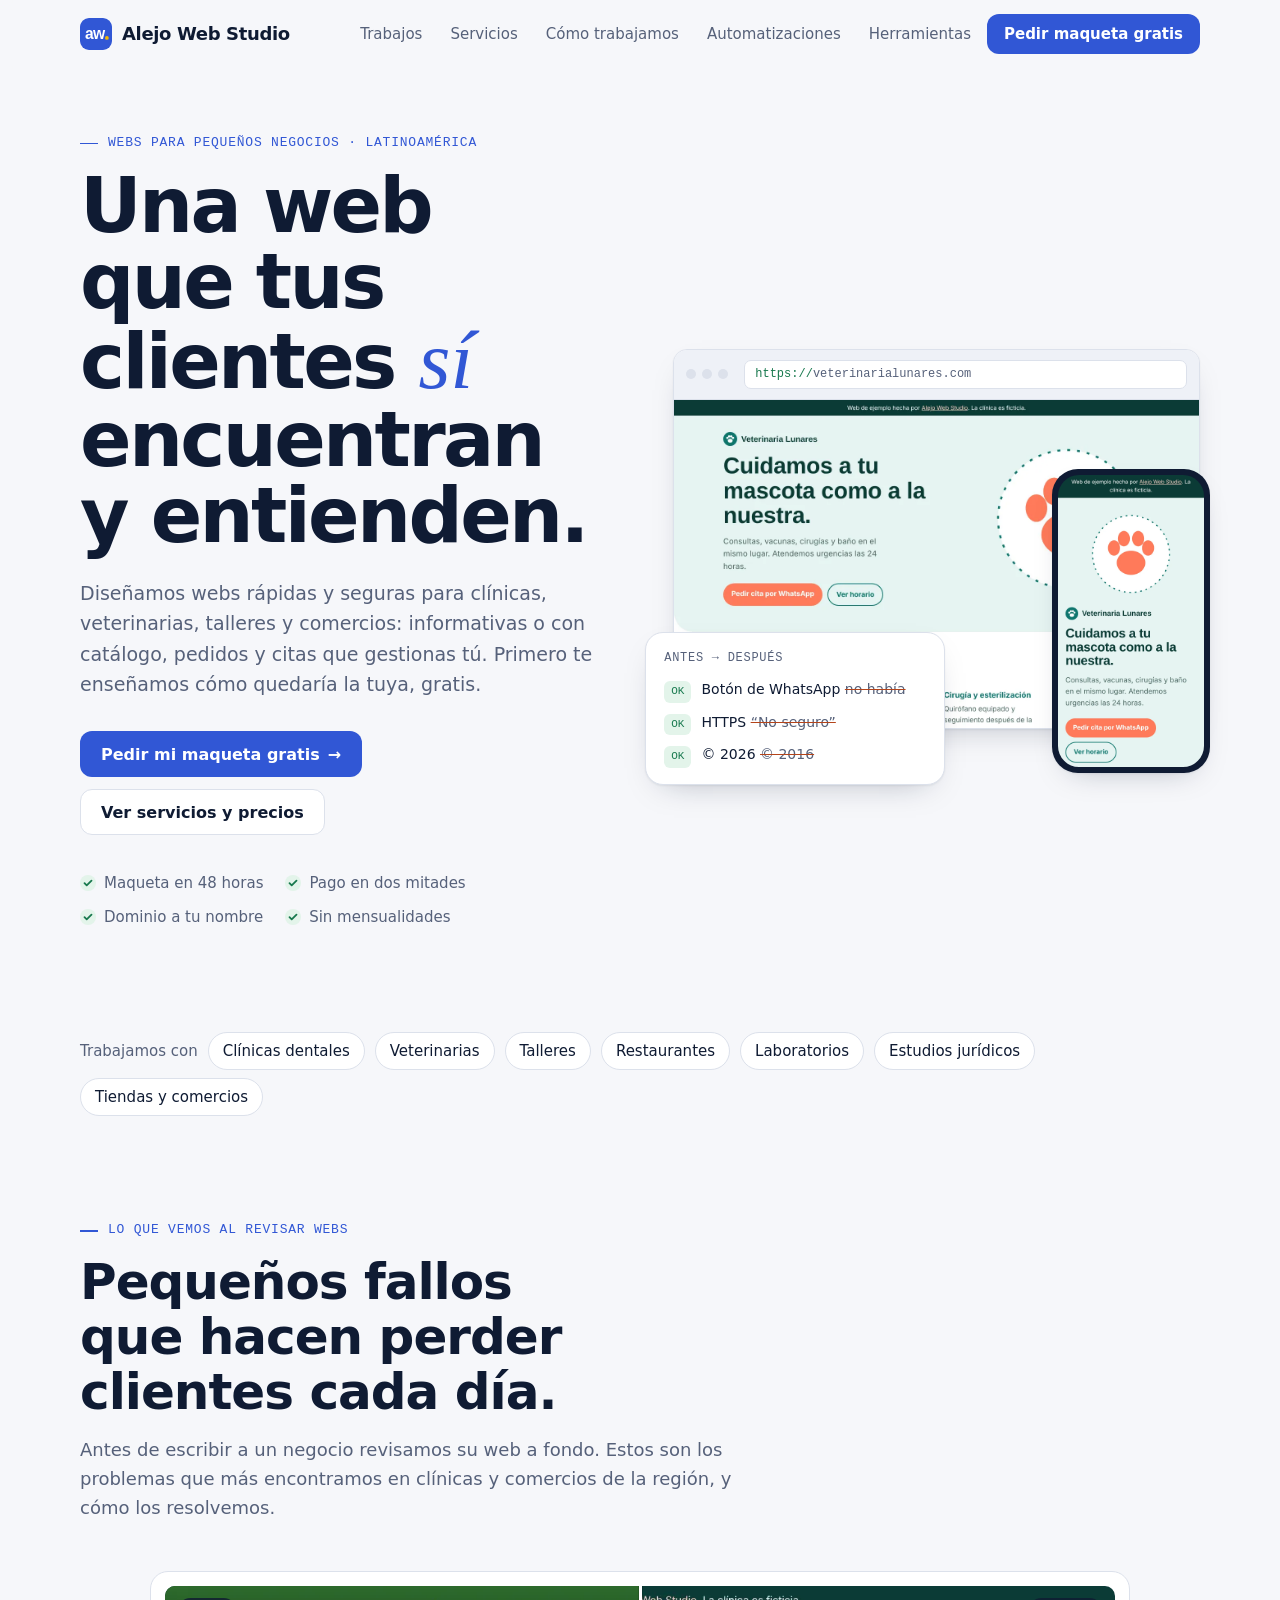
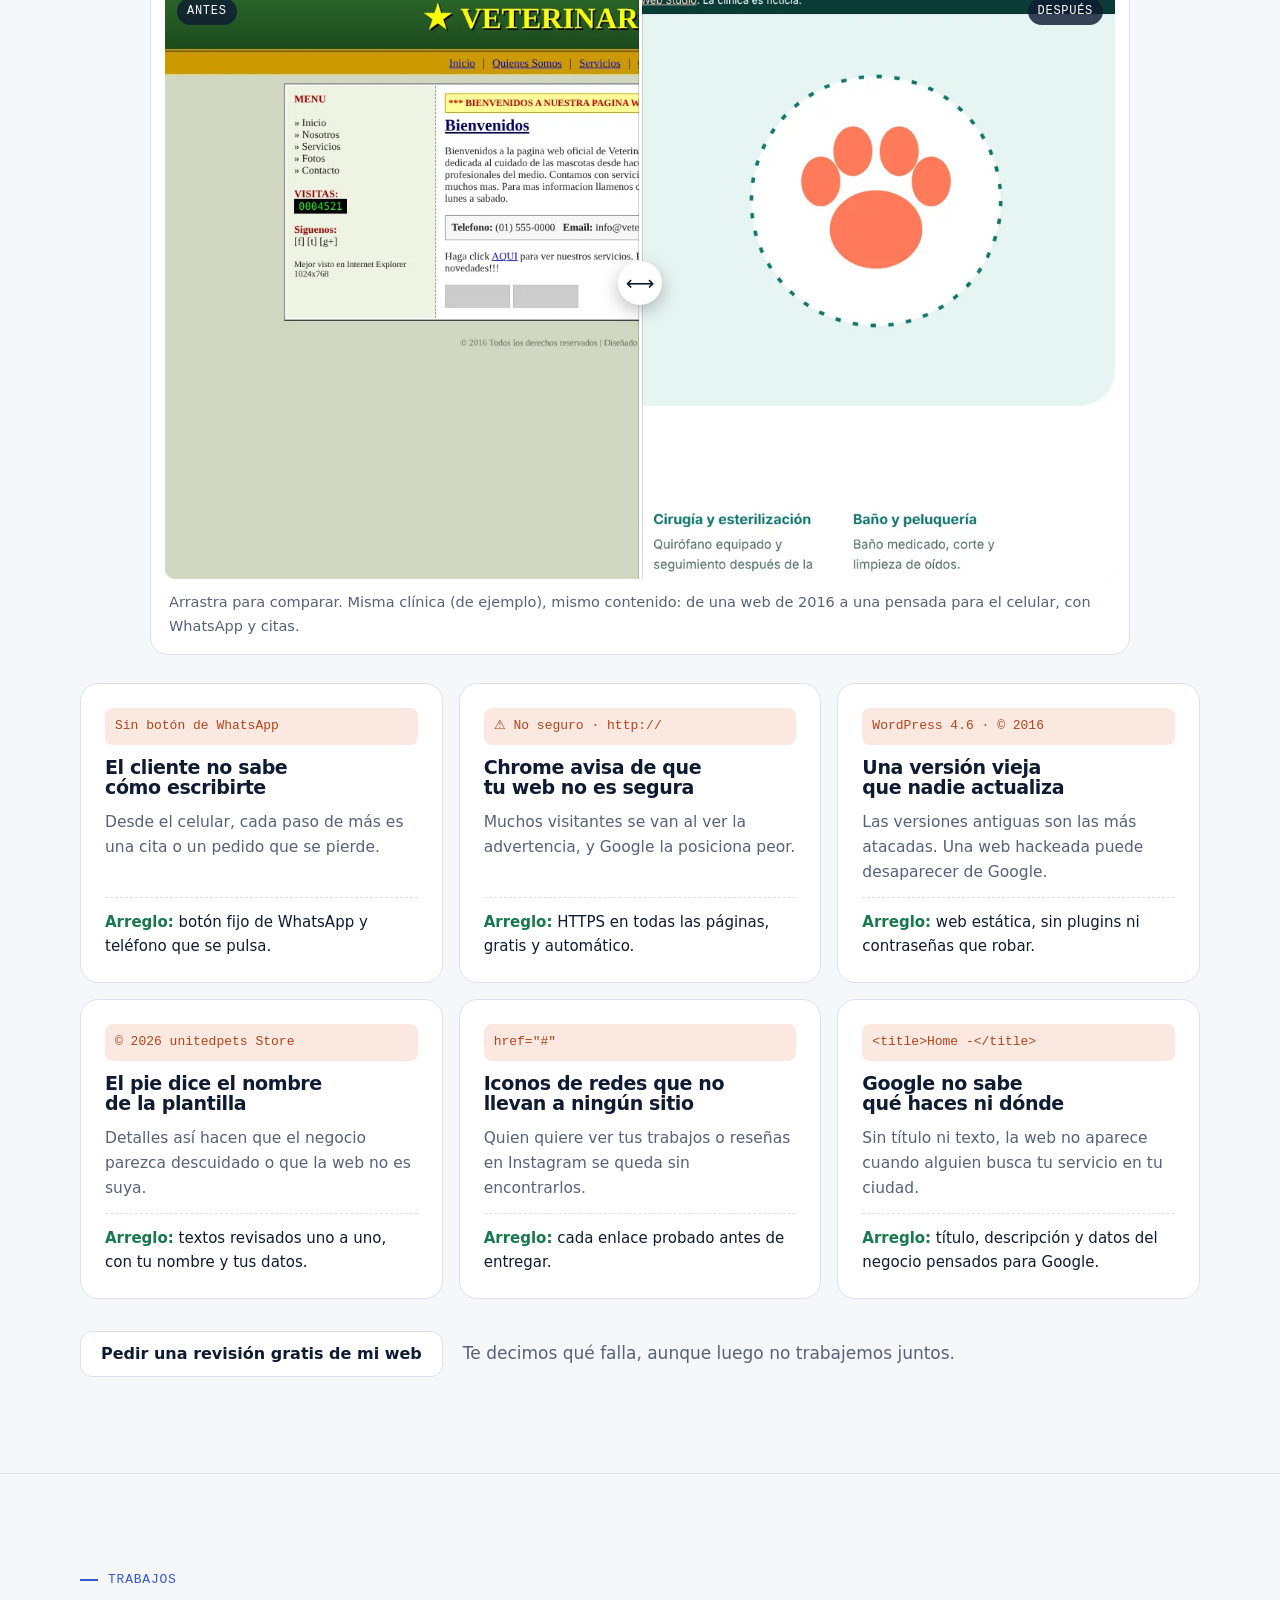
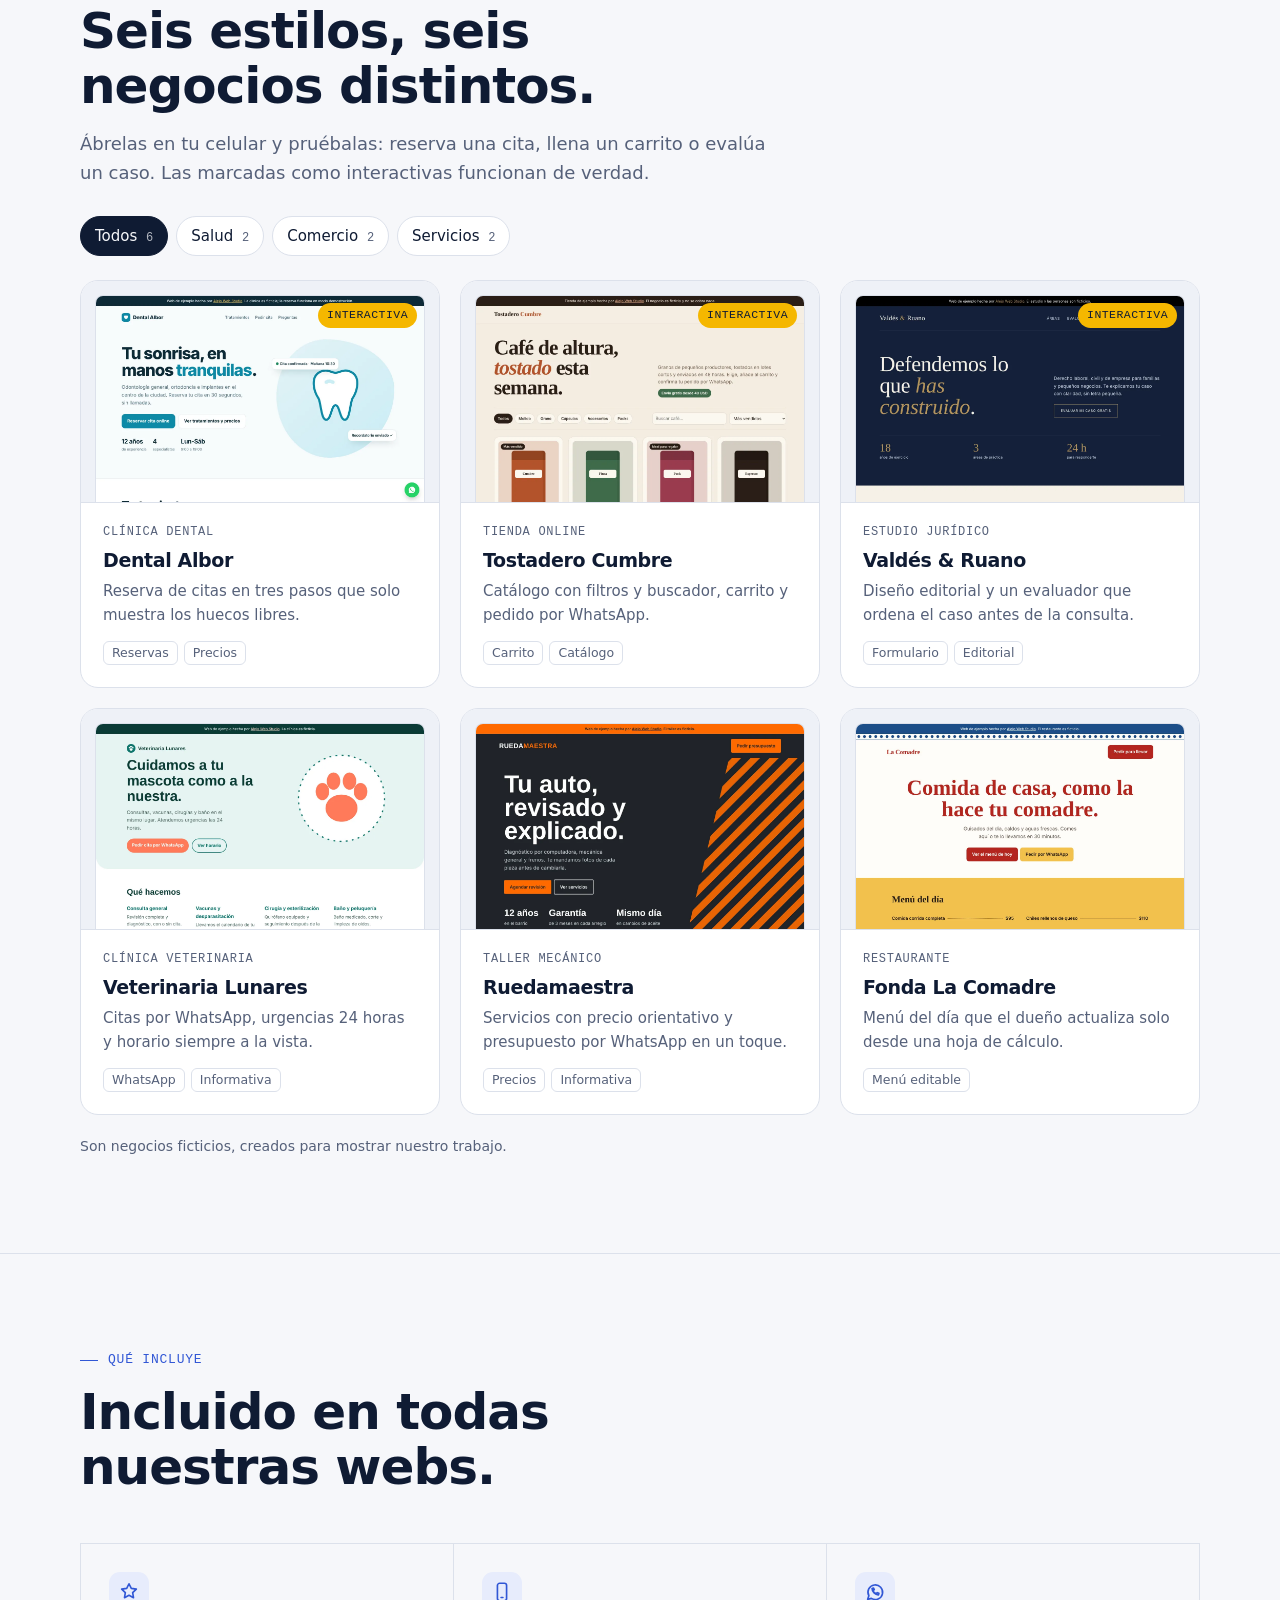
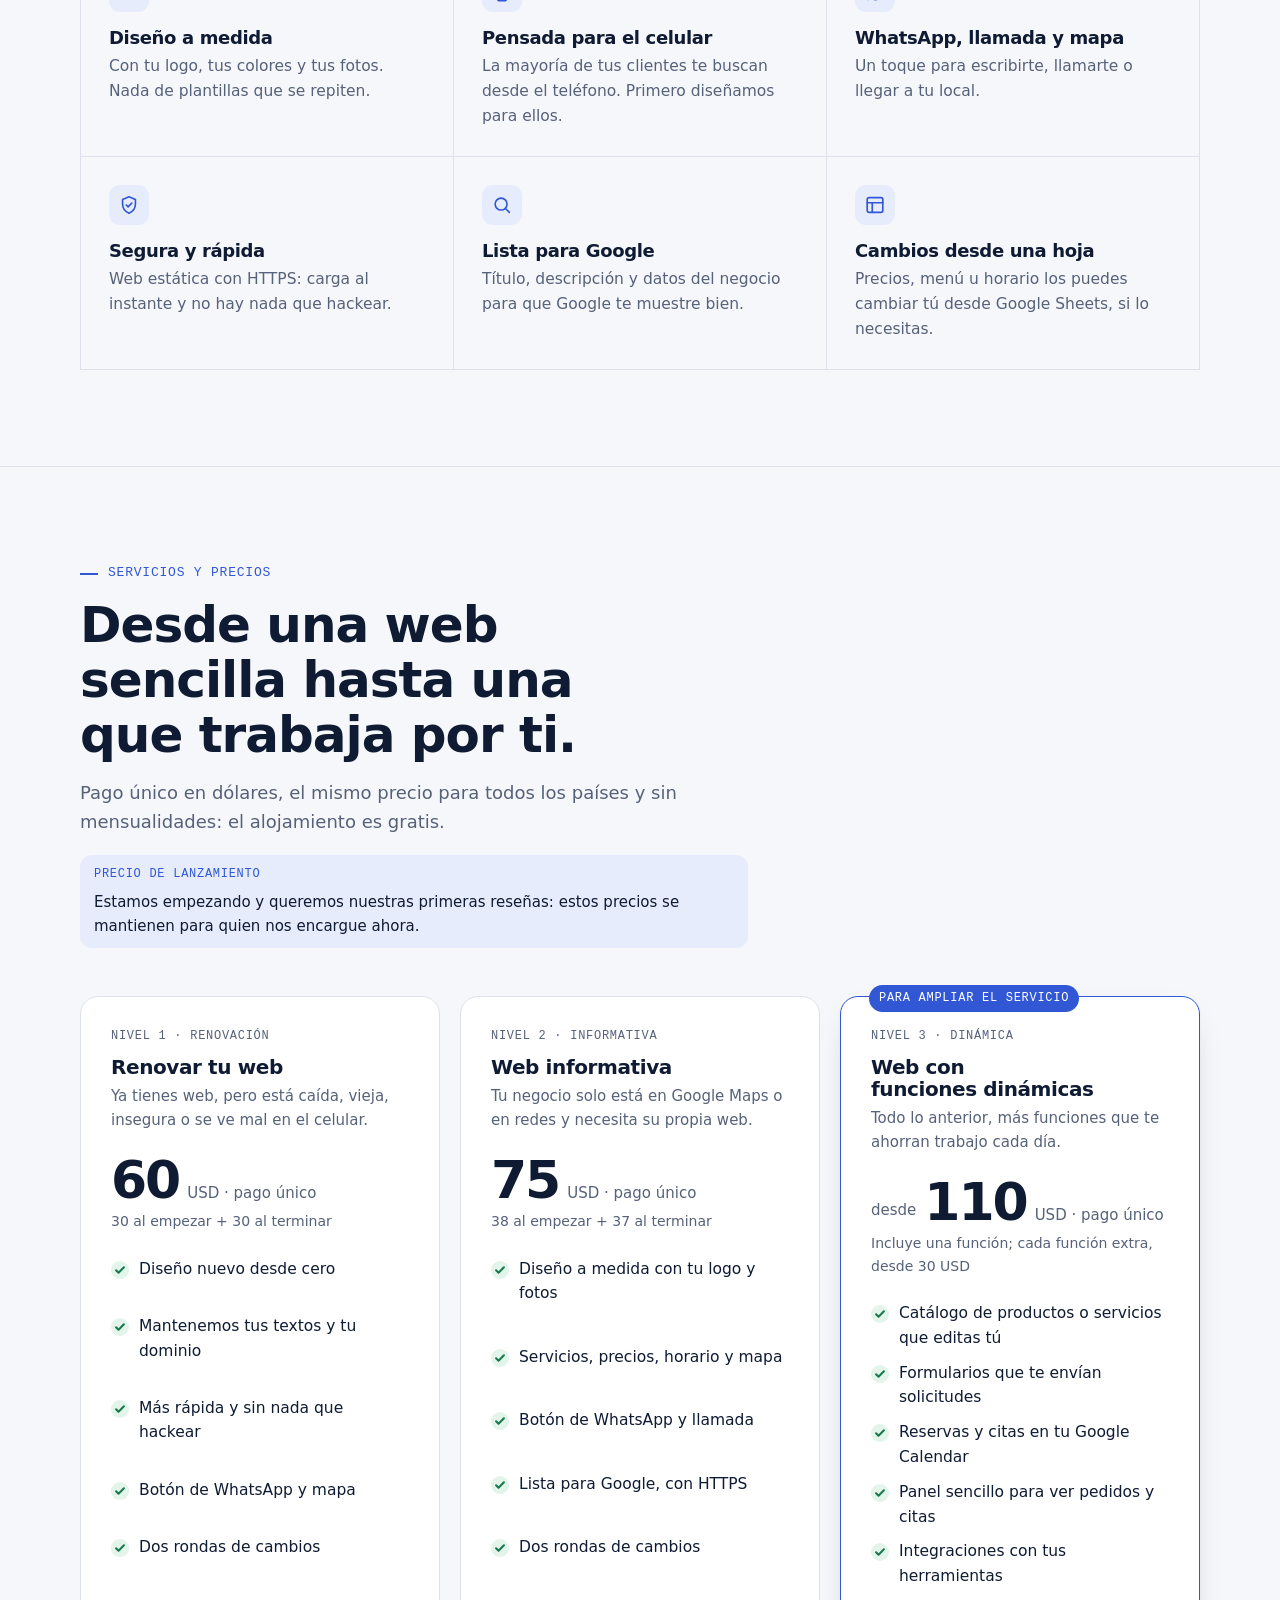
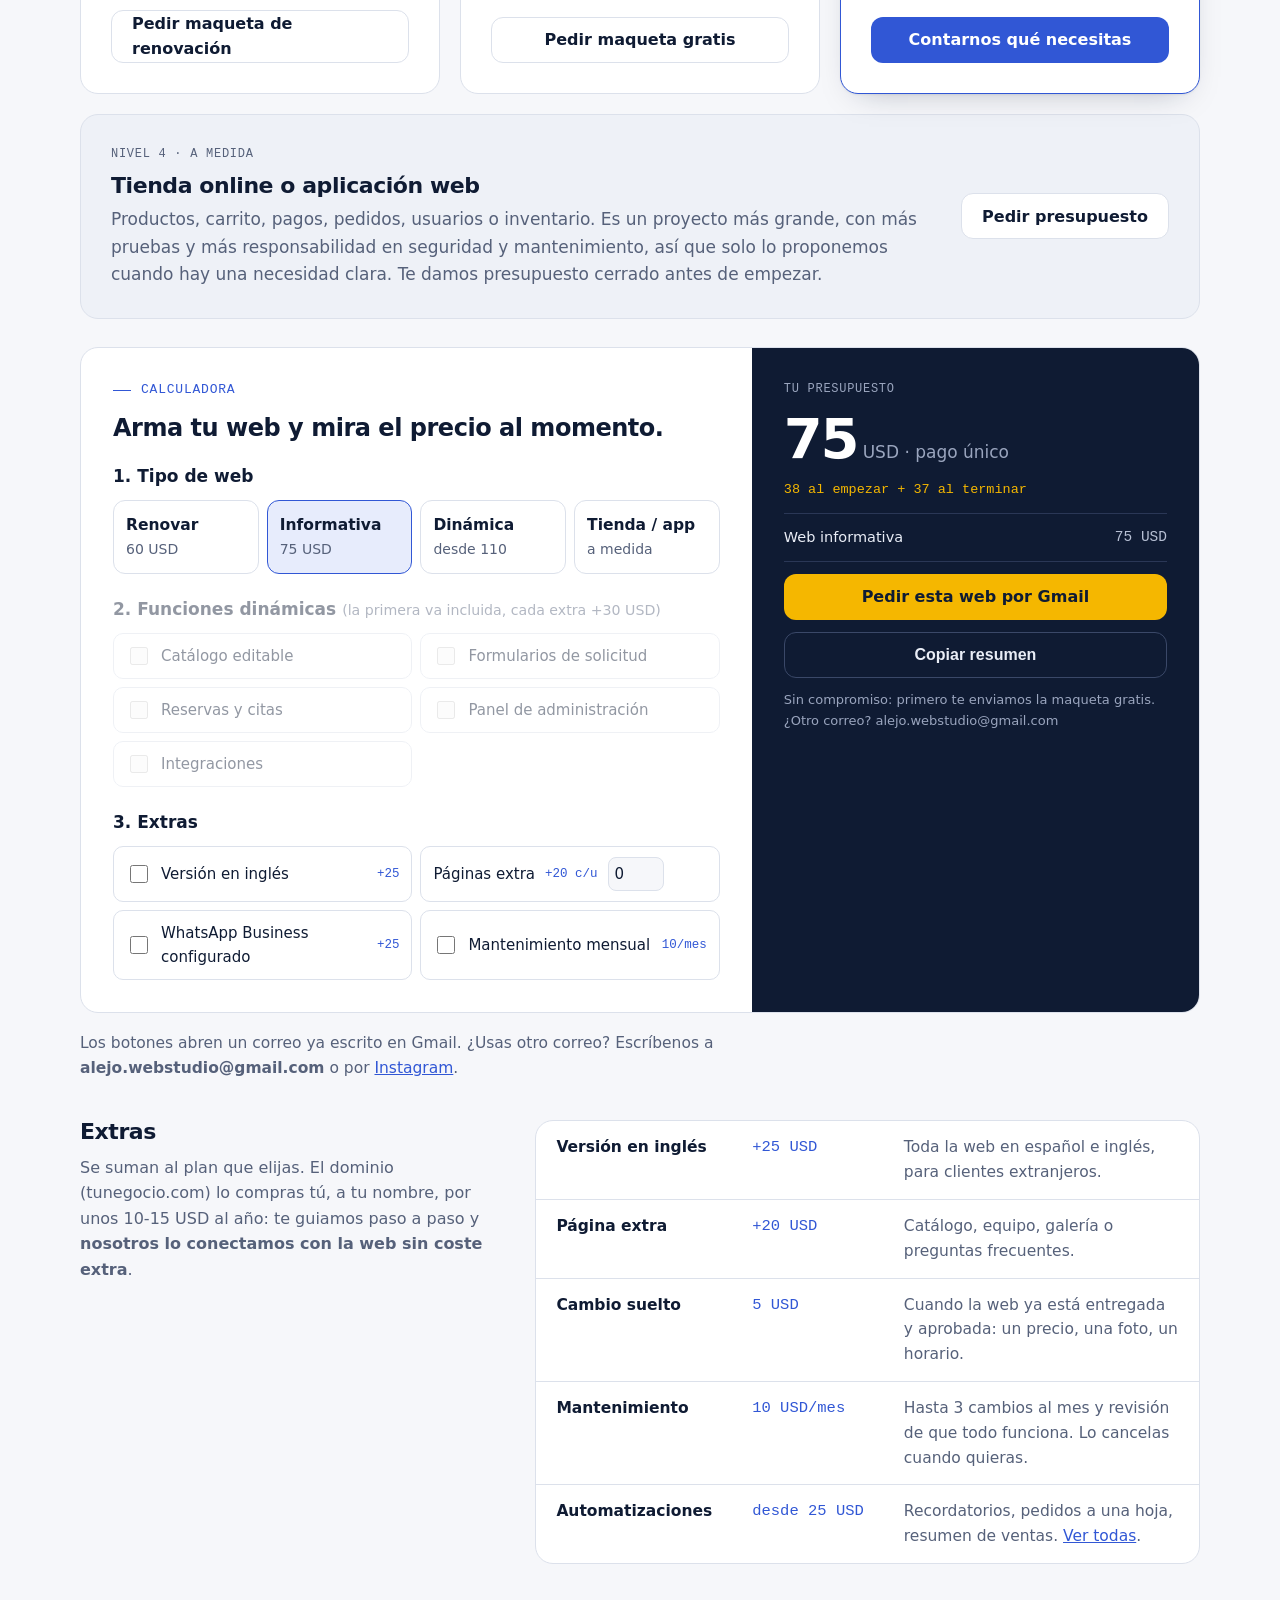
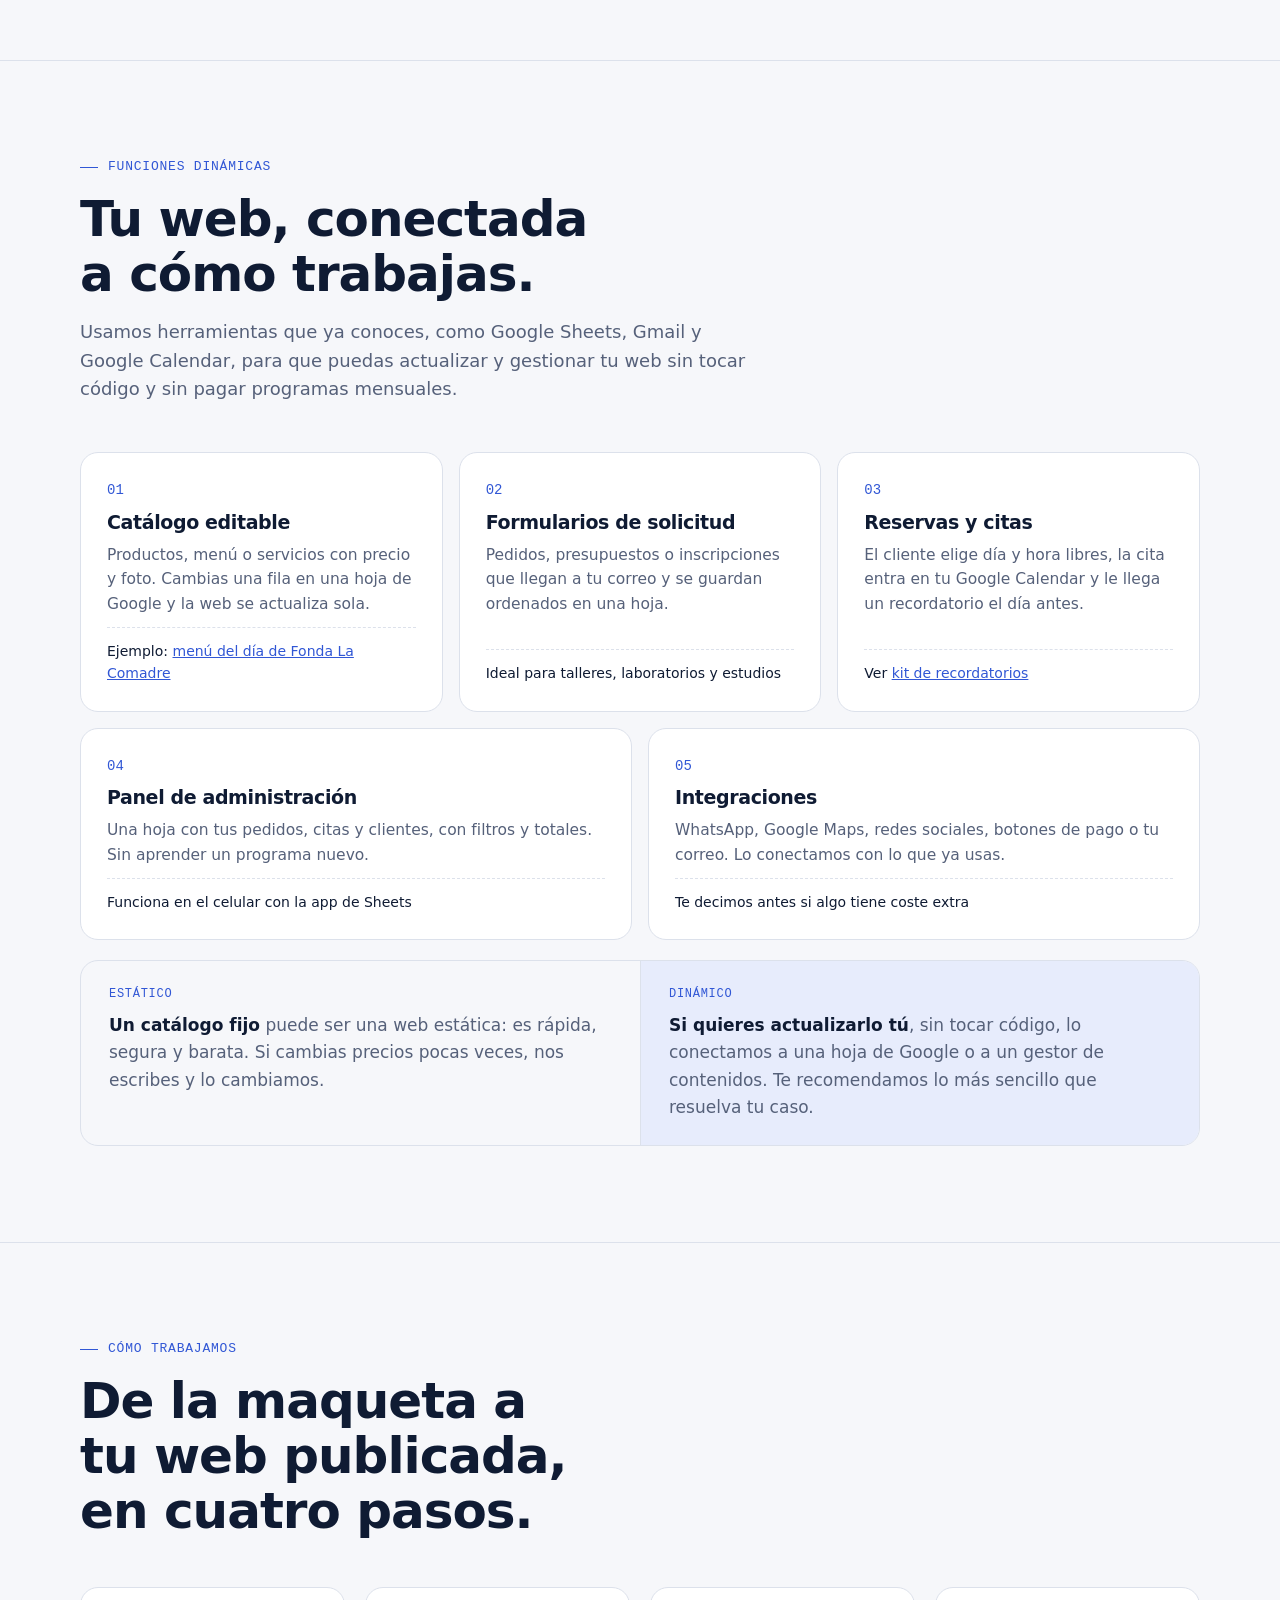
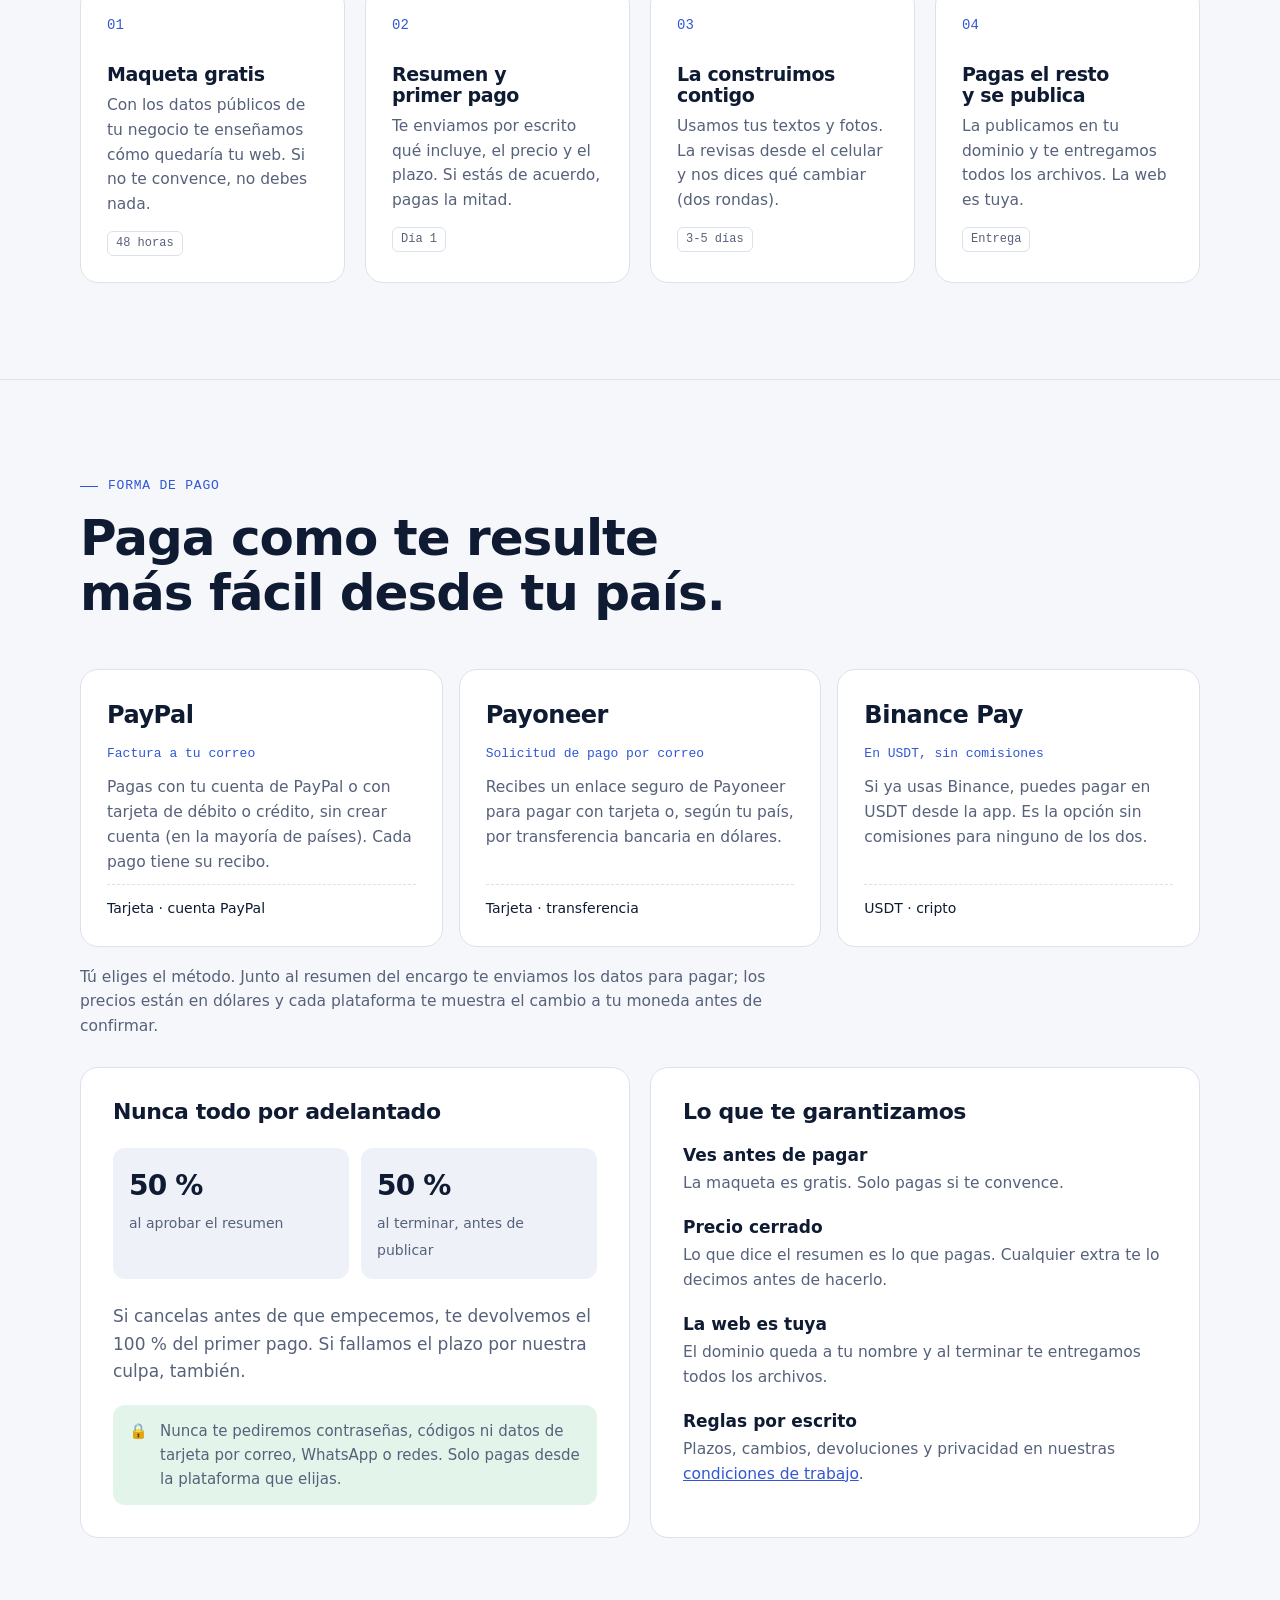
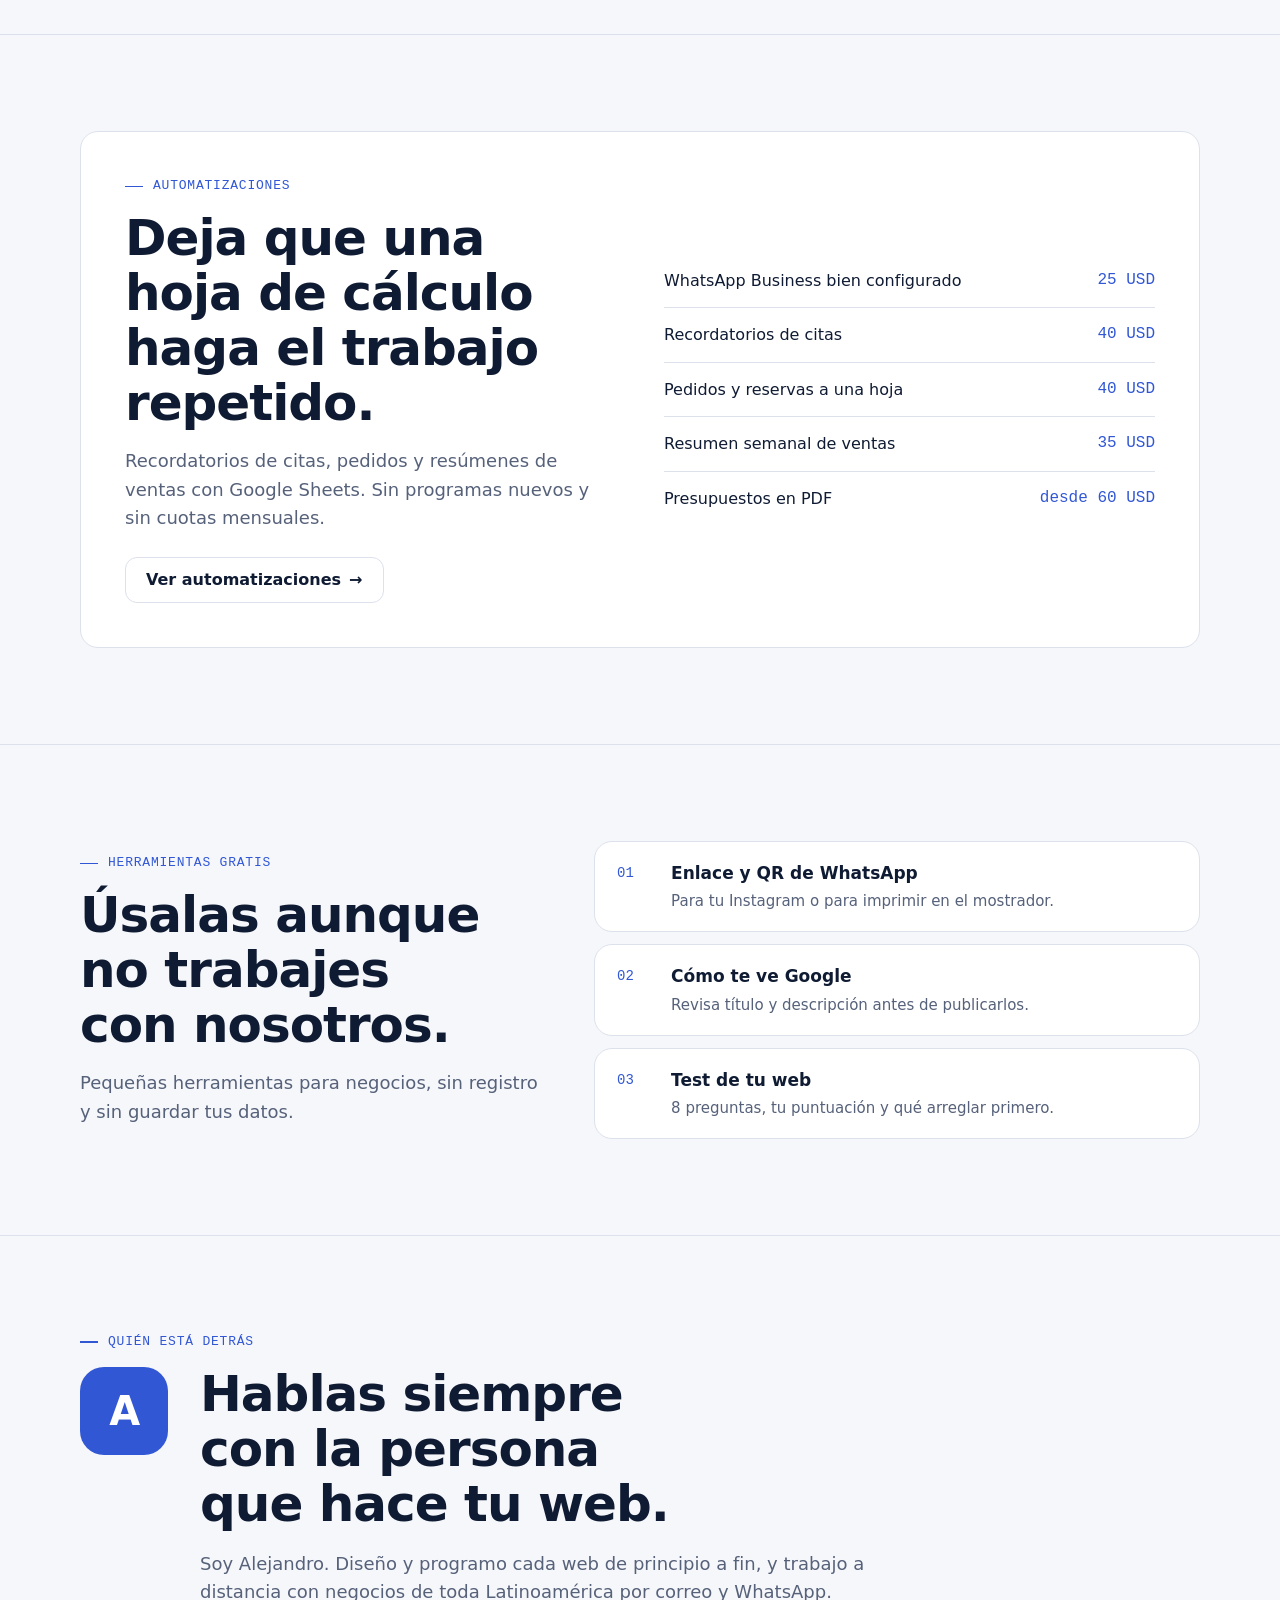
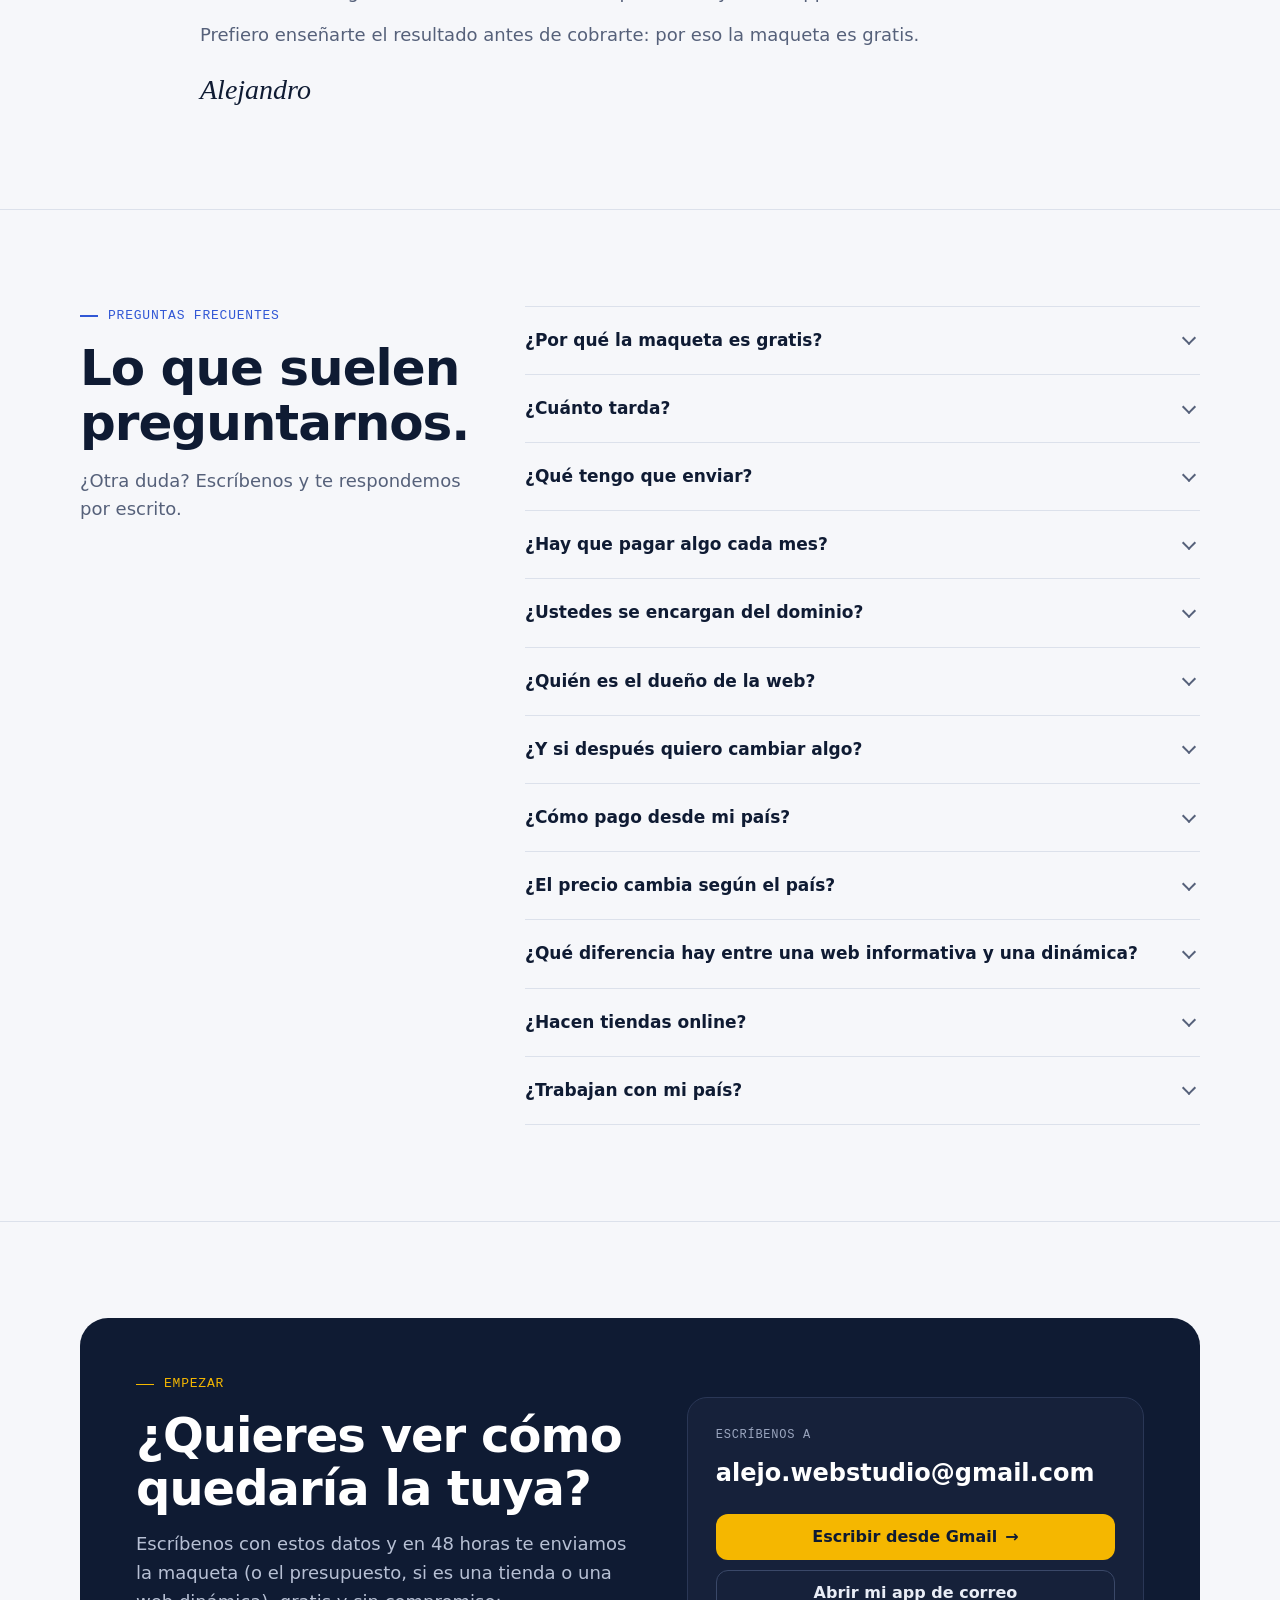
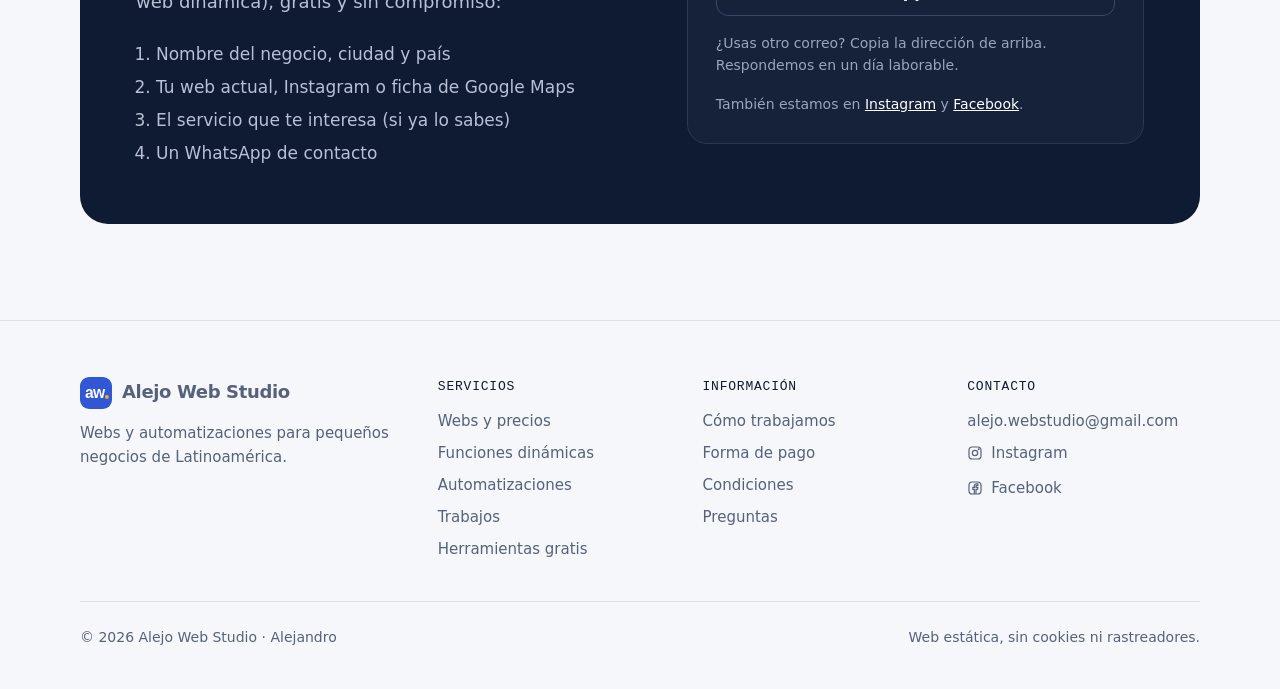
<file: index.html>
<!doctype html>
<html lang="es">
<head>
<script async src="https://pagead2.googlesyndication.com/pagead/js/adsbygoogle.js?client=ca-pub-4187156130074070"
     crossorigin="anonymous"></script>
<meta charset="utf-8">
<meta name="viewport" content="width=device-width, initial-scale=1, viewport-fit=cover">
<meta http-equiv="Content-Security-Policy" content="default-src 'self'; style-src 'self' 'unsafe-inline' https://fonts.googleapis.com; font-src https://fonts.gstatic.com; img-src 'self' data:; script-src 'self' https://pagead2.googlesyndication.com; base-uri 'self'; form-action 'none'; object-src 'none'">
<meta name="referrer" content="strict-origin-when-cross-origin">
<title>Alejo Web Studio · Webs para pequeños negocios de Latinoamérica</title>
<meta name="description" content="Webs informativas y dinámicas (catálogo editable, formularios, reservas) para clínicas, veterinarias, talleres y comercios de Latinoamérica. Primero ves una maqueta gratis.">
<meta name="theme-color" content="#F6F7FA" media="(prefers-color-scheme: light)">
<meta name="theme-color" content="#0A1120" media="(prefers-color-scheme: dark)">
<link rel="icon" href="img/logo.svg" type="image/svg+xml">
<link rel="apple-touch-icon" href="img/logo.png">
<link rel="canonical" href="https://alejowebstudio.github.io/">
<meta property="og:type" content="website">
<meta property="og:locale" content="es_419">
<meta property="og:site_name" content="Alejo Web Studio">
<meta property="og:title" content="Alejo Web Studio · Webs para pequeños negocios">
<meta property="og:description" content="Primero ves una maqueta gratis de tu web. Solo pagas si te convence.">
<meta property="og:url" content="https://alejowebstudio.github.io/">
<meta property="og:image" content="https://alejowebstudio.github.io/img/og.png">
<meta name="twitter:card" content="summary_large_image">
<link rel="preconnect" href="https://fonts.googleapis.com"><link rel="preconnect" href="https://fonts.gstatic.com" crossorigin>
<link rel="stylesheet" href="https://fonts.googleapis.com/css2?family=Geist:wght@400;500;600;700&family=Geist+Mono:wght@400;500&family=Instrument+Serif:ital@1&display=swap">
<link rel="stylesheet" href="assets/site.css">
<style>
/* Portada */
.hero{padding-block:64px 88px;display:grid;grid-template-columns:1.02fr 1fr;gap:56px;align-items:center}
.hero h1{font-size:clamp(42px,6vw,76px);font-weight:700;letter-spacing:-.035em;line-height:1}
.hero h1 .serif{color:var(--brand);font-size:1.08em}
.hero .lead{font-size:19px;color:var(--muted);margin-top:24px;max-width:46ch}
.hero .actions{display:flex;flex-wrap:wrap;gap:12px;margin-top:32px}
.facts{display:flex;flex-wrap:wrap;gap:10px 22px;margin-top:36px;padding:0;list-style:none;font-size:15px;color:var(--muted)}
.facts li{display:flex;align-items:center;gap:8px}
.facts li::before{content:"";width:16px;height:16px;border-radius:50%;background:var(--ok-soft) url("data:image/svg+xml,%3Csvg xmlns='http://www.w3.org/2000/svg' viewBox='0 0 16 16'%3E%3Cpath d='M4.5 8.2l2.2 2.2 4.8-4.8' fill='none' stroke='%2318794E' stroke-width='1.8' stroke-linecap='round' stroke-linejoin='round'/%3E%3C/svg%3E") center/16px no-repeat;flex:none}

.stage{position:relative;min-width:0}
.browser{background:var(--surface);border:1px solid var(--line);border-radius:14px;box-shadow:var(--shadow);overflow:hidden}
.browser .bar{display:flex;align-items:center;gap:6px;padding:10px 12px;border-bottom:1px solid var(--line);background:var(--surface-2)}
.browser .bar i{width:10px;height:10px;border-radius:50%;background:var(--line)}
.browser .url{margin-left:10px;flex:1;min-width:0;font-family:var(--mono);font-size:12px;color:var(--muted);background:var(--surface);border:1px solid var(--line);border-radius:7px;padding:4px 10px;white-space:nowrap;overflow:hidden;text-overflow:ellipsis}
.browser .url b{color:var(--ok);font-weight:500}
.browser img{width:100%;aspect-ratio:16/10;object-fit:cover;object-position:top}
.stage .phone{position:absolute;right:-10px;bottom:-44px;width:30%;max-width:170px;border-radius:26px;background:#0F1B33;padding:6px;box-shadow:var(--shadow)}
.stage .phone img{border-radius:21px;aspect-ratio:1/2;object-fit:cover;object-position:top}
.report{position:absolute;left:-28px;bottom:-56px;width:min(300px,64%);padding:16px 18px;box-shadow:var(--shadow)}
.report .t{font-family:var(--mono);font-size:12px;color:var(--muted);text-transform:uppercase;letter-spacing:.06em;margin-bottom:10px}
.report ul{list-style:none;margin:0;padding:0;display:grid;gap:8px;font-size:14px}
.report li{display:flex;gap:10px;align-items:baseline}
.report s{color:var(--muted);text-decoration-color:var(--bad)}
.tag{font-family:var(--mono);font-size:11px;font-weight:500;padding:2px 7px;border-radius:6px;flex:none}
.tag.ok{background:var(--ok-soft);color:var(--ok)}
.tag.bad{background:var(--bad-soft);color:var(--bad)}

/* Hallazgos */
.finds{display:grid;grid-template-columns:repeat(3,1fr);gap:16px}
.find{padding:24px;display:flex;flex-direction:column;gap:12px;min-width:0}
.find .was{font-family:var(--mono);font-size:13px;color:var(--bad);background:var(--bad-soft);padding:8px 10px;border-radius:8px;overflow-wrap:anywhere}
.find h3{font-size:19px;font-weight:600}
.find p{color:var(--muted);font-size:15.5px}
.find .fix{margin-top:auto;padding-top:12px;border-top:1px dashed var(--line);font-size:15px;color:var(--ink)}
.find .fix b{color:var(--ok);font-weight:600}
.cta-line{margin-top:32px;display:flex;flex-wrap:wrap;gap:12px 20px;align-items:center;color:var(--muted)}

/* Trabajos */
.works{display:grid;grid-template-columns:repeat(3,1fr);gap:20px}
.work{display:flex;flex-direction:column;text-decoration:none;color:var(--ink);overflow:hidden;transition:transform .15s,box-shadow .15s,border-color .15s}
.work:hover{transform:translateY(-3px);box-shadow:var(--shadow);border-color:var(--muted);color:var(--ink)}
.work .shot{background:var(--surface-2);padding:14px 14px 0;border-bottom:1px solid var(--line)}
.work .shot img{border-radius:8px 8px 0 0;aspect-ratio:16/10;object-fit:cover;object-position:top;border:1px solid var(--line);border-bottom:0}
.work .body{padding:20px 22px 22px;display:grid;gap:8px}
.work .kind{font-family:var(--mono);font-size:12px;color:var(--muted);text-transform:uppercase;letter-spacing:.06em}
.work h3{font-size:19px;font-weight:600}
.work p{color:var(--muted);font-size:15px}
.work .go{font-weight:600;color:var(--brand);font-size:15px;margin-top:4px}
.disclaimer{margin-top:20px;font-size:14px;color:var(--muted)}

/* Incluye */
.incl{display:grid;grid-template-columns:repeat(3,1fr);gap:0;border-top:1px solid var(--line);border-left:1px solid var(--line)}
.incl div{padding:28px;border-right:1px solid var(--line);border-bottom:1px solid var(--line);min-width:0}
.incl .ic{width:40px;height:40px;border-radius:11px;background:var(--brand-soft);display:grid;place-items:center;margin-bottom:16px}
.incl .ic svg{width:22px;height:22px;stroke:var(--brand);fill:none;stroke-width:1.8;stroke-linecap:round;stroke-linejoin:round}
.incl h3{font-size:18px;font-weight:600;margin-bottom:6px}
.incl p{color:var(--muted);font-size:15.5px}

/* Precios */
.plans{display:grid;grid-template-columns:repeat(3,1fr);gap:20px;align-items:stretch}
.plan{padding:30px;display:flex;flex-direction:column;position:relative;min-width:0}
.plan.main{border:1.5px solid var(--brand);box-shadow:var(--shadow)}
.plan .badge{position:absolute;top:-12px;left:28px;background:var(--brand);color:var(--on-brand);font-family:var(--mono);font-size:12px;letter-spacing:.06em;text-transform:uppercase;padding:4px 10px;border-radius:999px}
.plan h3{font-size:20px;font-weight:600}
.plan .for{color:var(--muted);font-size:15px;margin-top:6px;min-height:3.2em}
.price{display:flex;align-items:baseline;gap:8px;margin:22px 0 4px}
.price b{font-size:52px;font-weight:700;letter-spacing:-.04em;line-height:1}
.price span{color:var(--muted);font-size:15px}
.price-note{font-size:14px;color:var(--muted)}
.plan ul{list-style:none;padding:0;margin:24px 0 28px;display:grid;gap:10px;flex:1}
.plan li{padding-left:28px;position:relative;font-size:15.5px}
.plan li::before{content:"";position:absolute;left:0;top:4px;width:18px;height:18px;border-radius:50%;background:var(--ok-soft) url("data:image/svg+xml,%3Csvg xmlns='http://www.w3.org/2000/svg' viewBox='0 0 16 16'%3E%3Cpath d='M4.5 8.2l2.2 2.2 4.8-4.8' fill='none' stroke='%2318794E' stroke-width='1.8' stroke-linecap='round' stroke-linejoin='round'/%3E%3C/svg%3E") center/18px no-repeat}
.plan .btn{width:100%}
.extras-wrap{margin-top:40px;display:grid;grid-template-columns:1fr 1.6fr;gap:40px;align-items:start}
.extras-wrap h3{font-size:22px;font-weight:600}
.extras-wrap .intro{font-size:16px;margin-top:10px}
.extras{overflow-x:auto}
.extras table{width:100%;border-collapse:collapse;font-size:15.5px;min-width:440px}
.extras td{padding:14px 20px;border-bottom:1px solid var(--line);vertical-align:top}
.extras tr:last-child td{border-bottom:0}
.extras td:first-child{font-weight:600}
.extras td:nth-child(2){font-family:var(--mono);white-space:nowrap;color:var(--brand)}
.extras td:last-child{color:var(--muted)}

/* Proceso */
.steps{display:grid;grid-template-columns:repeat(4,1fr);gap:20px;list-style:none;padding:0;margin:0;counter-reset:s}
.steps li{counter-increment:s;padding:26px;position:relative;min-width:0}
.steps li::before{content:"0" counter(s);font-family:var(--mono);font-size:14px;color:var(--brand);display:block;margin-bottom:28px}
.steps h3{font-size:19px;font-weight:600;margin-bottom:8px}
.steps p{color:var(--muted);font-size:15.5px}
.steps .when{display:inline-block;margin-top:14px;font-family:var(--mono);font-size:12px;color:var(--muted);border:1px solid var(--line);border-radius:6px;padding:2px 8px}

/* Pago */
.pay{display:grid;grid-template-columns:1fr 1fr;gap:20px}
.pay .card{padding:32px;min-width:0}
.pay h3{font-size:22px;font-weight:600;margin-bottom:12px}
.pay p{color:var(--muted)}
.pay dl{margin:8px 0 0}
.pay dt{font-weight:600;margin-top:18px}
.pay dd{margin:2px 0 0;color:var(--muted);font-size:15.5px}
.split{display:grid;grid-template-columns:1fr 1fr;gap:12px;margin:24px 0}
.split div{background:var(--surface-2);border-radius:12px;padding:16px}
.split b{display:block;font-size:28px;letter-spacing:-.03em}
.split span{font-size:14px;color:var(--muted)}
.safe{display:flex;gap:12px;align-items:flex-start;margin-top:20px;padding:14px 16px;border-radius:12px;background:var(--ok-soft);color:var(--ink);font-size:15px}


/* Métodos de pago */
.launch{margin-top:18px;display:inline-flex;flex-wrap:wrap;gap:6px 12px;align-items:baseline;background:var(--brand-soft);border-radius:12px;padding:10px 14px;font-size:15px;max-width:70ch}
.launch .mono{font-size:12px;text-transform:uppercase;letter-spacing:.06em;color:var(--brand)}
.methods{display:grid;grid-template-columns:repeat(3,1fr);gap:16px}
.method{padding:26px;display:flex;flex-direction:column;gap:10px;min-width:0}
.m-name{font-size:24px;font-weight:700;letter-spacing:-.02em}
.m-how{font-family:var(--mono);font-size:13px;color:var(--brand)}
.method p:not(.m-name):not(.m-how):not(.m-tag){color:var(--muted);font-size:15.5px}
.m-tag{margin-top:auto;padding-top:12px;border-top:1px dashed var(--line);font-size:14px;color:var(--ink)}
.m-note{margin:18px 0 28px;color:var(--muted);font-size:15.5px;max-width:75ch}


.anchor{position:relative;top:-90px;display:block}
.level{font-size:12px;text-transform:uppercase;letter-spacing:.06em;color:var(--muted);margin-bottom:10px}
.price .from{font-size:15px;color:var(--muted);align-self:flex-end;margin-bottom:6px}
.shop{margin-top:20px;padding:30px;display:grid;grid-template-columns:1fr auto;gap:24px;align-items:center;background:var(--surface-2)}
.shop h3{font-size:22px;font-weight:600;margin-bottom:8px}
.shop p:not(.level){color:var(--muted);max-width:75ch}
.funcs{display:grid;grid-template-columns:repeat(6,1fr);gap:16px}
.func{grid-column:span 2;padding:26px;display:flex;flex-direction:column;gap:10px;min-width:0}
.func:nth-child(4),.func:nth-child(5){grid-column:span 3}
.f-n{font-size:14px;color:var(--brand)}
.func h3{font-size:19px;font-weight:600}
.func p:not(.f-n):not(.f-ex){color:var(--muted);font-size:15.5px}
.f-ex{margin-top:auto;padding-top:12px;border-top:1px dashed var(--line);font-size:14px;color:var(--ink)}
.vs{margin-top:20px;display:grid;grid-template-columns:1fr 1fr;border:1px solid var(--line);border-radius:var(--radius);overflow:hidden}
.vs>div{padding:24px 28px;min-width:0}
.vs>div+div{border-left:1px solid var(--line);background:var(--brand-soft)}
.vs-k{font-size:12px;text-transform:uppercase;letter-spacing:.06em;color:var(--brand);margin-bottom:8px}
.vs p:not(.vs-k){color:var(--muted)}
.vs b{color:var(--ink)}
.sectors{display:flex;flex-wrap:wrap;gap:8px 10px;align-items:center;padding-block:0 8px;color:var(--muted);font-size:15px}
.sectors .chip{border:1px solid var(--line);background:var(--surface);border-radius:999px;padding:6px 14px;color:var(--ink)}


/* Antes / después */
.ba{padding:14px;margin:0 auto 28px;max-width:980px}
.ba-stage{position:relative;--p:50%;border-radius:10px;overflow:hidden;aspect-ratio:16/10;background:var(--surface-2);user-select:none}
.ba-stage>img,.ba-before img{position:absolute;inset:0;width:100%;height:100%;object-fit:cover;object-position:top}
.ba-before{position:absolute;inset:0;clip-path:inset(0 calc(100% - var(--p)) 0 0)}
.ba-line{position:absolute;top:0;bottom:0;left:var(--p);width:3px;margin-left:-1.5px;background:#fff;box-shadow:0 0 0 1px rgba(0,0,0,.15);pointer-events:none}
.ba-line span{position:absolute;top:50%;left:50%;transform:translate(-50%,-50%);width:44px;height:44px;border-radius:50%;background:#fff;color:#0F1B33;display:grid;place-items:center;font-size:20px;box-shadow:0 6px 18px rgba(0,0,0,.25)}
.ba-range{position:absolute;inset:0;width:100%;height:100%;opacity:0;cursor:ew-resize;margin:0}
.ba-range:focus-visible~.ba-line span,.ba-stage:has(.ba-range:focus-visible) .ba-line span{outline:3px solid var(--accent)}
.ba-tag{position:absolute;top:12px;font-family:var(--mono);font-size:12px;text-transform:uppercase;letter-spacing:.06em;background:rgba(15,27,51,.82);color:#fff;padding:4px 10px;border-radius:999px;pointer-events:none}
.ba-tag.l{left:12px}.ba-tag.r{right:12px}
.ba-cap{font-size:14.5px;color:var(--muted);padding:12px 4px 2px}
/* Galería */
.filters{display:flex;flex-wrap:wrap;gap:8px;margin:-20px 0 24px}
.filters button{font:inherit;font-size:15px;font-weight:500;border:1px solid var(--line);background:var(--surface);color:var(--ink);border-radius:999px;padding:7px 14px;cursor:pointer}
.filters button span{font-family:var(--mono);font-size:12px;color:var(--muted);margin-left:4px}
.filters button[aria-pressed="true"]{background:var(--ink);color:var(--bg);border-color:var(--ink)}
.filters button[aria-pressed="true"] span{color:inherit;opacity:.7}
.work .shot{position:relative}
.work .fx{position:absolute;right:22px;top:22px;background:var(--accent);color:var(--on-accent);font-family:var(--mono);font-size:11.5px;font-weight:500;letter-spacing:.04em;text-transform:uppercase;padding:3px 9px;border-radius:999px}
.work .tags{display:flex;flex-wrap:wrap;gap:6px;margin-top:6px}
.work .tags span{font-size:12.5px;border:1px solid var(--line);border-radius:6px;padding:1px 8px;color:var(--muted)}
.work[hidden]{display:none}
/* Calculadora */
.calc{margin-top:28px;display:grid;grid-template-columns:1.5fr 1fr;overflow:hidden}
.calc-in{padding:32px;min-width:0}
.calc-in h3{font-size:24px;font-weight:600;margin-bottom:8px}
.calc fieldset{border:0;padding:0;margin:22px 0 0;min-width:0}
.calc fieldset[disabled]{opacity:.45}
.calc legend{font-weight:600;margin-bottom:10px;padding:0}
.calc legend small{font-weight:400;color:var(--muted)}
.pick{display:grid;grid-template-columns:repeat(4,1fr);gap:8px}
.pick label{position:relative}
.pick input{position:absolute;opacity:0}
.pick span{display:block;border:1.5px solid var(--line);border-radius:12px;padding:12px;font-size:14px;color:var(--muted);cursor:pointer;height:100%}
.pick b{display:block;color:var(--ink);font-size:15.5px}
.pick input:checked+span{border-color:var(--brand);background:var(--brand-soft)}
.pick input:focus-visible+span{outline:3px solid var(--accent);outline-offset:2px}
.checks2{display:grid;grid-template-columns:1fr 1fr;gap:8px}
.checks2 label{display:flex;align-items:center;gap:10px;border:1px solid var(--line);border-radius:10px;padding:10px 12px;font-size:15px;cursor:pointer;min-width:0}
.checks2 input[type=checkbox]{width:18px;height:18px;accent-color:var(--brand);flex:none}
.checks2 em{font-style:normal;font-family:var(--mono);font-size:12.5px;color:var(--brand);margin-left:auto;white-space:nowrap}
.checks2 .qty input{width:56px;font:inherit;border:1px solid var(--line);border-radius:8px;padding:4px 6px;background:var(--bg);color:var(--ink)}
.checks2 .qty em{margin-left:0}
.calc-out{background:#0F1B33;color:#E9EDF6;padding:32px;display:flex;flex-direction:column;gap:12px;min-width:0}
.lbl2{font-family:var(--mono);font-size:12px;text-transform:uppercase;letter-spacing:.06em;color:#9AA5BE}
.tot2 b{font-size:56px;letter-spacing:-.04em;line-height:1;color:#fff}
.tot2 span{color:#9AA5BE}
.split2{color:#F5B700;font-family:var(--mono);font-size:13.5px}
.lines{list-style:none;padding:12px 0;margin:0;border-top:1px solid #2A3756;border-bottom:1px solid #2A3756;display:grid;gap:6px;font-size:14.5px}
.lines li{display:flex;justify-content:space-between;gap:12px}
.lines li span:last-child{font-family:var(--mono);color:#B7C0D4;white-space:nowrap}
.monthly{font-size:14px;color:#B7C0D4}
.btn-ghost-d{background:transparent;color:#E9EDF6;border:1px solid #3A4868}
.btn-ghost-d:hover{border-color:#9AA5BE;color:#fff}
.calc-note{font-size:13px;color:#9AA5BE}
/* Herramientas teaser */
.tools-t{display:grid;grid-template-columns:1fr 1.3fr;gap:48px;align-items:center}
.tlist{display:grid;gap:12px}
.tlist a{display:grid;grid-template-columns:40px 1fr;gap:2px 14px;padding:18px 22px;text-decoration:none;color:var(--ink);transition:border-color .15s,transform .15s}
.tlist a:hover{border-color:var(--brand);transform:translateX(4px)}
.tlist .mono{grid-row:span 2;color:var(--brand);font-size:14px;padding-top:2px}
.tlist b{font-weight:600}
.tlist a span:last-child{color:var(--muted);font-size:15px}

/* Automatizaciones */
.auto{display:grid;grid-template-columns:1fr 1fr;gap:48px;align-items:center;padding:44px}
.auto ul{list-style:none;margin:0;padding:0;display:grid}
.auto li{display:flex;justify-content:space-between;gap:16px;padding:14px 0;border-bottom:1px solid var(--line);font-size:16px}
.auto li:last-child{border-bottom:0}
.auto li span{font-family:var(--mono);color:var(--brand);white-space:nowrap}

/* Quién */
.who{display:grid;grid-template-columns:auto 1fr;gap:32px;align-items:start;max-width:860px}
.avatar{width:88px;height:88px;border-radius:24px;background:var(--brand);color:var(--on-brand);display:grid;place-items:center;font-size:40px;font-weight:700;letter-spacing:-.04em}
.who p{color:var(--muted);font-size:18px}
.who p+p{margin-top:14px}
.who .sign{font-family:var(--serif);font-style:italic;font-size:28px;color:var(--ink);margin-top:18px}

/* FAQ */
.faq{display:grid;grid-template-columns:1fr 1.7fr;gap:48px;align-items:start}
.qa{display:grid}
.qa details{border-bottom:1px solid var(--line)}
.qa details:first-child{border-top:1px solid var(--line)}
.qa summary{list-style:none;cursor:pointer;padding:20px 40px 20px 0;font-weight:600;font-size:17px;position:relative}
.qa summary::-webkit-details-marker{display:none}
.qa summary::after{content:"";position:absolute;right:6px;top:50%;width:10px;height:10px;border-right:2px solid var(--muted);border-bottom:2px solid var(--muted);transform:translateY(-70%) rotate(45deg);transition:transform .15s}
.qa details[open] summary::after{transform:translateY(-30%) rotate(-135deg)}
.qa details p{color:var(--muted);padding:0 0 22px;max-width:62ch}

/* Empezar */
.start{background:#0F1B33;color:#E9EDF6;border-radius:28px;padding:56px;display:grid;grid-template-columns:1.1fr 1fr;gap:48px;align-items:center}
.start .eyebrow{color:var(--accent)}
.start h2{font-size:clamp(32px,4vw,48px);font-weight:700;color:#fff}
.start .intro{color:#B7C0D4}
.start ol{margin:24px 0 0;padding-left:20px;color:#B7C0D4;display:grid;gap:6px}
.mailbox{background:#16213A;border:1px solid #2A3756;border-radius:20px;padding:28px;min-width:0}
.mailbox .lbl{font-family:var(--mono);font-size:12px;letter-spacing:.06em;text-transform:uppercase;color:#9AA5BE}
.mailbox .addr{font-size:clamp(19px,2.4vw,24px);font-weight:600;color:#fff;margin:8px 0 22px;user-select:all;overflow-wrap:anywhere}
.mailbox .btns{display:grid;gap:10px}
.mailbox .btn-ghost{background:transparent;color:#E9EDF6;border-color:#3A4868}
.mailbox .btn-ghost:hover{border-color:#9AA5BE;color:#fff}
.mailbox .small{font-size:14px;color:#9AA5BE;margin-top:16px}

@media (max-width:1020px){
  .hero{grid-template-columns:1fr;gap:72px;padding-top:40px}
  .stage{max-width:640px;margin-right:24px}
  .finds,.works{grid-template-columns:1fr 1fr}
  .methods{grid-template-columns:1fr 1fr}
  .funcs{grid-template-columns:1fr 1fr}.func,.func:nth-child(4),.func:nth-child(5){grid-column:auto}
  .shop{grid-template-columns:1fr}
  .calc,.tools-t{grid-template-columns:1fr}
  .pick{grid-template-columns:1fr 1fr}
  .plans{grid-template-columns:1fr;max-width:560px}
  .plan .for{min-height:0}
  .plan.main{order:-1}
  .steps{grid-template-columns:1fr 1fr}
  .extras-wrap,.auto,.faq,.start,.pay{grid-template-columns:1fr}
  .incl{grid-template-columns:1fr 1fr}
}
@media (max-width:640px){
  .finds,.works,.steps,.incl,.methods,.funcs,.vs{grid-template-columns:1fr}
  .vs>div+div{border-left:0;border-top:1px solid var(--line)}
  .checks2{grid-template-columns:1fr}
  .calc-in,.calc-out{padding:22px}
  .ba-stage{aspect-ratio:4/3}
  .report{left:-6px;bottom:-70px;width:78%}
  .stage{margin-right:10px;margin-bottom:40px}
  .stage .phone{right:-8px;width:34%}
  .start{padding:32px 22px;border-radius:22px}
  .auto{padding:28px 22px}
  .who{grid-template-columns:1fr}
  .split b{font-size:24px}
}
</style>
</head>
<body>
<a class="skip" href="#main">Saltar al contenido</a>

<header class="top">
  <div class="wrap">
    <a class="brand" href="./"><img src="img/logo.svg" alt="" width="32" height="32">Alejo Web Studio</a>
    <div class="menu">
      <a href="#trabajos">Trabajos</a>
      <a href="#servicios">Servicios</a>
      <a href="#proceso">Cómo trabajamos</a>
      <a href="automatizaciones/">Automatizaciones</a>
      <a href="herramientas/">Herramientas</a>
      <a class="btn btn-primary btn-sm" href="#empezar">Pedir maqueta gratis</a>
      <details class="mnav"><summary aria-label="Abrir menú"><span></span></summary>
        <nav aria-label="Menú">
          <a href="#servicios">Servicios y precios</a><a href="#dinamicas">Funciones dinámicas</a><a href="#trabajos">Trabajos</a><a href="#proceso">Cómo trabajamos</a>
          <a href="#pago">Forma de pago</a><a href="automatizaciones/">Automatizaciones</a><a href="herramientas/">Herramientas gratis</a><a href="#preguntas">Preguntas</a>
          <a href="#empezar"><b>Pedir maqueta gratis</b></a>
        </nav>
      </details>
    </div>
  </div>
</header>

<main id="main">
<div class="wrap">
  <section class="hero" aria-labelledby="titulo">
    <div>
      <p class="eyebrow">Webs para pequeños negocios · Latinoamérica</p>
      <h1 id="titulo">Una web que tus clientes <span class="serif">sí</span> encuentran y entienden.</h1>
      <p class="lead">Diseñamos webs rápidas y seguras para clínicas, veterinarias, talleres y comercios: informativas o con catálogo, pedidos y citas que gestionas tú. Primero te enseñamos cómo quedaría la tuya, gratis.</p>
      <div class="actions">
        <a class="btn btn-primary" href="#empezar">Pedir mi maqueta gratis <span class="arr" aria-hidden="true">→</span></a>
        <a class="btn btn-ghost" href="#servicios">Ver servicios y precios</a>
      </div>
      <ul class="facts">
        <li>Maqueta en 48 horas</li>
        <li>Pago en dos mitades</li>
        <li>Dominio a tu nombre</li>
        <li>Sin mensualidades</li>
      </ul>
    </div>
    <div class="stage" aria-hidden="true">
      <div class="browser">
        <div class="bar"><i></i><i></i><i></i><span class="url"><b>https://</b>veterinarialunares.com</span></div>
        <img src="img/veterinaria-escritorio.webp" alt="" width="1280" height="800">
      </div>
      <div class="phone"><img src="img/veterinaria-movil.webp" alt="" width="780" height="1560"></div>
      <div class="report card">
        <p class="t">Antes → después</p>
        <ul>
          <li><span class="tag ok">OK</span><span>Botón de WhatsApp <s>no había</s></span></li>
          <li><span class="tag ok">OK</span><span>HTTPS <s>“No seguro”</s></span></li>
          <li><span class="tag ok">OK</span><span>© 2026 <s>© 2016</s></span></li>
        </ul>
      </div>
    </div>
  </section>
  <div class="sectors" aria-label="Sectores"><span>Trabajamos con</span><span class="chip">Clínicas dentales</span><span class="chip">Veterinarias</span><span class="chip">Talleres</span><span class="chip">Restaurantes</span><span class="chip">Laboratorios</span><span class="chip">Estudios jurídicos</span><span class="chip">Tiendas y comercios</span></div>
</div>

<section class="section" id="revision" aria-labelledby="h-rev">
  <div class="wrap">
    <div class="head">
      <p class="eyebrow">Lo que vemos al revisar webs</p>
      <h2 class="h2" id="h-rev">Pequeños fallos que hacen perder clientes cada día.</h2>
      <p class="intro">Antes de escribir a un negocio revisamos su web a fondo. Estos son los problemas que más encontramos en clínicas y comercios de la región, y cómo los resolvemos.</p>
    </div>
    <div class="ba card" id="ba">
      <div class="ba-stage">
        <img src="img/veterinaria-escritorio.webp" alt="Web renovada de una clínica veterinaria de ejemplo" width="1280" height="800" loading="lazy">
        <div class="ba-before"><img src="img/antes.webp" alt="La misma web antes de renovarla, con un diseño antiguo" width="1280" height="800" loading="lazy"></div>
        <span class="ba-tag l">Antes</span><span class="ba-tag r">Después</span>
        <div class="ba-line" aria-hidden="true"><span>⟷</span></div>
        <input class="ba-range" type="range" min="0" max="100" value="50" aria-label="Deslizar para comparar antes y después">
      </div>
      <p class="ba-cap">Arrastra para comparar. Misma clínica (de ejemplo), mismo contenido: de una web de 2016 a una pensada para el celular, con WhatsApp y citas.</p>
    </div>
    <div class="finds">
      <article class="find card"><p class="was">Sin botón de WhatsApp</p><h3>El cliente no sabe cómo escribirte</h3><p>Desde el celular, cada paso de más es una cita o un pedido que se pierde.</p><p class="fix"><b>Arreglo:</b> botón fijo de WhatsApp y teléfono que se pulsa.</p></article>
      <article class="find card"><p class="was">⚠ No seguro · http://</p><h3>Chrome avisa de que tu web no es segura</h3><p>Muchos visitantes se van al ver la advertencia, y Google la posiciona peor.</p><p class="fix"><b>Arreglo:</b> HTTPS en todas las páginas, gratis y automático.</p></article>
      <article class="find card"><p class="was">WordPress 4.6 · © 2016</p><h3>Una versión vieja que nadie actualiza</h3><p>Las versiones antiguas son las más atacadas. Una web hackeada puede desaparecer de Google.</p><p class="fix"><b>Arreglo:</b> web estática, sin plugins ni contraseñas que robar.</p></article>
      <article class="find card"><p class="was">© 2026 unitedpets Store</p><h3>El pie dice el nombre de la plantilla</h3><p>Detalles así hacen que el negocio parezca descuidado o que la web no es suya.</p><p class="fix"><b>Arreglo:</b> textos revisados uno a uno, con tu nombre y tus datos.</p></article>
      <article class="find card"><p class="was">href="#"</p><h3>Iconos de redes que no llevan a ningún sitio</h3><p>Quien quiere ver tus trabajos o reseñas en Instagram se queda sin encontrarlos.</p><p class="fix"><b>Arreglo:</b> cada enlace probado antes de entregar.</p></article>
      <article class="find card"><p class="was">&lt;title&gt;Home -&lt;/title&gt;</p><h3>Google no sabe qué haces ni dónde</h3><p>Sin título ni texto, la web no aparece cuando alguien busca tu servicio en tu ciudad.</p><p class="fix"><b>Arreglo:</b> título, descripción y datos del negocio pensados para Google.</p></article>
    </div>
    <div class="cta-line"><a class="btn btn-ghost" href="https://mail.google.com/mail/?view=cm&amp;fs=1&amp;to=alejo.webstudio@gmail.com&amp;su=Revisi%C3%B3n%20gratis%20de%20mi%20web&amp;body=Mi%20web%3A%0ANegocio%3A%0ACiudad%20y%20pa%C3%ADs%3A%0A" target="_blank" rel="noopener">Pedir una revisión gratis de mi web</a><span>Te decimos qué falla, aunque luego no trabajemos juntos.</span></div>
  </div>
</section>

<section class="section" id="trabajos" aria-labelledby="h-tra">
  <div class="wrap">
    <div class="head">
      <p class="eyebrow">Trabajos</p>
      <h2 class="h2" id="h-tra">Seis estilos, seis negocios distintos.</h2>
      <p class="intro">Ábrelas en tu celular y pruébalas: reserva una cita, llena un carrito o evalúa un caso. Las marcadas como interactivas funcionan de verdad.</p>
    </div>
    <div class="filters" role="group" aria-label="Filtrar trabajos" hidden>
      <button type="button" data-f="todos" aria-pressed="true">Todos <span>6</span></button>
      <button type="button" data-f="salud" aria-pressed="false">Salud <span>2</span></button>
      <button type="button" data-f="comercio" aria-pressed="false">Comercio <span>2</span></button>
      <button type="button" data-f="servicios" aria-pressed="false">Servicios <span>2</span></button>
    </div>
    <div class="works" id="works">
      <a class="work card" href="demos/dental/" data-cat="salud">
        <div class="shot"><img src="img/dental-escritorio.webp" alt="Portada de la web de ejemplo de Dental Albor" width="1280" height="800" loading="lazy"><span class="fx">Interactiva</span></div>
        <div class="body"><p class="kind">Clínica dental</p><h3>Dental Albor</h3><p>Reserva de citas en tres pasos que solo muestra los huecos libres.</p><p class="tags"><span>Reservas</span><span>Precios</span></p></div>
      </a>
      <a class="work card" href="demos/tienda/" data-cat="comercio">
        <div class="shot"><img src="img/tienda-escritorio.webp" alt="Portada de la web de ejemplo de Tostadero Cumbre" width="1280" height="800" loading="lazy"><span class="fx">Interactiva</span></div>
        <div class="body"><p class="kind">Tienda online</p><h3>Tostadero Cumbre</h3><p>Catálogo con filtros y buscador, carrito y pedido por WhatsApp.</p><p class="tags"><span>Carrito</span><span>Catálogo</span></p></div>
      </a>
      <a class="work card" href="demos/abogados/" data-cat="servicios">
        <div class="shot"><img src="img/abogados-escritorio.webp" alt="Portada de la web de ejemplo de Valdés & Ruano" width="1280" height="800" loading="lazy"><span class="fx">Interactiva</span></div>
        <div class="body"><p class="kind">Estudio jurídico</p><h3>Valdés & Ruano</h3><p>Diseño editorial y un evaluador que ordena el caso antes de la consulta.</p><p class="tags"><span>Formulario</span><span>Editorial</span></p></div>
      </a>
      <a class="work card" href="demos/veterinaria/" data-cat="salud">
        <div class="shot"><img src="img/veterinaria-escritorio.webp" alt="Portada de la web de ejemplo de Veterinaria Lunares" width="1280" height="800" loading="lazy"></div>
        <div class="body"><p class="kind">Clínica veterinaria</p><h3>Veterinaria Lunares</h3><p>Citas por WhatsApp, urgencias 24 horas y horario siempre a la vista.</p><p class="tags"><span>WhatsApp</span><span>Informativa</span></p></div>
      </a>
      <a class="work card" href="demos/taller/" data-cat="servicios">
        <div class="shot"><img src="img/taller-escritorio.webp" alt="Portada de la web de ejemplo de Ruedamaestra" width="1280" height="800" loading="lazy"></div>
        <div class="body"><p class="kind">Taller mecánico</p><h3>Ruedamaestra</h3><p>Servicios con precio orientativo y presupuesto por WhatsApp en un toque.</p><p class="tags"><span>Precios</span><span>Informativa</span></p></div>
      </a>
      <a class="work card" href="demos/restaurante/" data-cat="comercio">
        <div class="shot"><img src="img/restaurante-escritorio.webp" alt="Portada de la web de ejemplo de Fonda La Comadre" width="1280" height="800" loading="lazy"></div>
        <div class="body"><p class="kind">Restaurante</p><h3>Fonda La Comadre</h3><p>Menú del día que el dueño actualiza solo desde una hoja de cálculo.</p><p class="tags"><span>Menú editable</span></p></div>
      </a>
    </div>
    <p class="disclaimer">Son negocios ficticios, creados para mostrar nuestro trabajo.</p>
  </div>
</section>

<section class="section" aria-labelledby="h-inc">
  <div class="wrap">
    <div class="head">
      <p class="eyebrow">Qué incluye</p>
      <h2 class="h2" id="h-inc">Incluido en todas nuestras webs.</h2>
    </div>
    <div class="incl">
      <div><span class="ic"><svg viewBox="0 0 24 24"><path d="M12 3l2.5 5 5.5.8-4 3.9.9 5.5L12 15.6 7.1 18.2l.9-5.5-4-3.9 5.5-.8z"/></svg></span><h3>Diseño a medida</h3><p>Con tu logo, tus colores y tus fotos. Nada de plantillas que se repiten.</p></div>
      <div><span class="ic"><svg viewBox="0 0 24 24"><rect x="7" y="2.5" width="10" height="19" rx="2.5"/><path d="M11 18h2"/></svg></span><h3>Pensada para el celular</h3><p>La mayoría de tus clientes te buscan desde el teléfono. Primero diseñamos para ellos.</p></div>
      <div><span class="ic"><svg viewBox="0 0 24 24"><path d="M4 20l1.3-3.9A8 8 0 1 1 8 19z"/><path d="M9.5 9.5c.3 2 2 3.8 4 4.2l1-1 1.8.8-.5 1.6c-3.5.2-7-3.2-7-6.8l1.6-.6.8 1.8z"/></svg></span><h3>WhatsApp, llamada y mapa</h3><p>Un toque para escribirte, llamarte o llegar a tu local.</p></div>
      <div><span class="ic"><svg viewBox="0 0 24 24"><path d="M12 3l7 3v5c0 4.5-3 8.3-7 10-4-1.7-7-5.5-7-10V6z"/><path d="M9 12l2 2 4-4"/></svg></span><h3>Segura y rápida</h3><p>Web estática con HTTPS: carga al instante y no hay nada que hackear.</p></div>
      <div><span class="ic"><svg viewBox="0 0 24 24"><circle cx="11" cy="11" r="6.5"/><path d="M20 20l-4.2-4.2"/></svg></span><h3>Lista para Google</h3><p>Título, descripción y datos del negocio para que Google te muestre bien.</p></div>
      <div><span class="ic"><svg viewBox="0 0 24 24"><rect x="3.5" y="4" width="17" height="16" rx="2"/><path d="M3.5 9.5h17M9 9.5V20"/></svg></span><h3>Cambios desde una hoja</h3><p>Precios, menú u horario los puedes cambiar tú desde Google Sheets, si lo necesitas.</p></div>
    </div>
  </div>
</section>

<section class="section" id="servicios" aria-labelledby="h-pre">
  <span id="precios" class="anchor"></span>
  <div class="wrap">
    <div class="head">
      <p class="eyebrow">Servicios y precios</p>
      <h2 class="h2" id="h-pre">Desde una web sencilla hasta una que trabaja por ti.</h2>
      <p class="intro">Pago único en dólares, el mismo precio para todos los países y sin mensualidades: el alojamiento es gratis.</p>
      <p class="launch"><span class="mono">Precio de lanzamiento</span> Estamos empezando y queremos nuestras primeras reseñas: estos precios se mantienen para quien nos encargue ahora.</p>
    </div>
    <div class="plans">
      <article class="plan card">
        <p class="level mono">Nivel 1 · Renovación</p>
        <h3>Renovar tu web</h3>
        <p class="for">Ya tienes web, pero está caída, vieja, insegura o se ve mal en el celular.</p>
        <p class="price"><b>60</b><span>USD · pago único</span></p>
        <p class="price-note">30 al empezar + 30 al terminar</p>
        <ul><li>Diseño nuevo desde cero</li><li>Mantenemos tus textos y tu dominio</li><li>Más rápida y sin nada que hackear</li><li>Botón de WhatsApp y mapa</li><li>Dos rondas de cambios</li></ul>
        <a class="btn btn-ghost" href="https://mail.google.com/mail/?view=cm&amp;fs=1&amp;to=alejo.webstudio@gmail.com&amp;su=Renovar%20mi%20web%20%2880%20USD%29&amp;body=Negocio%3A%0ACiudad%20y%20pa%C3%ADs%3A%0AWeb%20actual%2C%20Instagram%20o%20ficha%20de%20Google%20Maps%3A%0AWhatsApp%3A%0A" target="_blank" rel="noopener">Pedir maqueta de renovación</a>
      </article>
      <article class="plan card">
        <p class="level mono">Nivel 2 · Informativa</p>
        <h3>Web informativa</h3>
        <p class="for">Tu negocio solo está en Google Maps o en redes y necesita su propia web.</p>
        <p class="price"><b>75</b><span>USD · pago único</span></p>
        <p class="price-note">38 al empezar + 37 al terminar</p>
        <ul><li>Diseño a medida con tu logo y fotos</li><li>Servicios, precios, horario y mapa</li><li>Botón de WhatsApp y llamada</li><li>Lista para Google, con HTTPS</li><li>Dos rondas de cambios</li></ul>
        <a class="btn btn-ghost" href="https://mail.google.com/mail/?view=cm&amp;fs=1&amp;to=alejo.webstudio@gmail.com&amp;su=Quiero%20una%20web%20informativa%20%28100%20USD%29&amp;body=Negocio%3A%0ACiudad%20y%20pa%C3%ADs%3A%0AWeb%20actual%2C%20Instagram%20o%20ficha%20de%20Google%20Maps%3A%0AWhatsApp%3A%0A" target="_blank" rel="noopener">Pedir maqueta gratis</a>
      </article>
      <article class="plan card main">
        <p class="badge">Para ampliar el servicio</p>
        <p class="level mono">Nivel 3 · Dinámica</p>
        <h3>Web con funciones dinámicas</h3>
        <p class="for">Todo lo anterior, más funciones que te ahorran trabajo cada día.</p>
        <p class="price"><span class="from">desde</span><b>110</b><span>USD · pago único</span></p>
        <p class="price-note">Incluye una función; cada función extra, desde 30 USD</p>
        <ul><li>Catálogo de productos o servicios que editas tú</li><li>Formularios que te envían solicitudes</li><li>Reservas y citas en tu Google Calendar</li><li>Panel sencillo para ver pedidos y citas</li><li>Integraciones con tus herramientas</li></ul>
        <a class="btn btn-primary" href="https://mail.google.com/mail/?view=cm&amp;fs=1&amp;to=alejo.webstudio@gmail.com&amp;su=Quiero%20una%20web%20con%20funciones%20din%C3%A1micas&amp;body=Negocio%3A%0ACiudad%20y%20pa%C3%ADs%3A%0AWeb%20actual%2C%20Instagram%20o%20ficha%20de%20Google%20Maps%3A%0AWhatsApp%3A%0AQu%C3%A9%20funci%C3%B3n%20necesito%20%28cat%C3%A1logo%2C%20formulario%2C%20citas%2C%20panel...%29%3A%0A" target="_blank" rel="noopener">Contarnos qué necesitas</a>
      </article>
    </div>
    <article class="shop card">
      <div>
        <p class="level mono">Nivel 4 · A medida</p>
        <h3>Tienda online o aplicación web</h3>
        <p>Productos, carrito, pagos, pedidos, usuarios o inventario. Es un proyecto más grande, con más pruebas y más responsabilidad en seguridad y mantenimiento, así que solo lo proponemos cuando hay una necesidad clara. Te damos presupuesto cerrado antes de empezar.</p>
      </div>
      <a class="btn btn-ghost" href="https://mail.google.com/mail/?view=cm&amp;fs=1&amp;to=alejo.webstudio@gmail.com&amp;su=Presupuesto%20de%20tienda%20online%20o%20aplicaci%C3%B3n%20web&amp;body=Negocio%3A%0ACiudad%20y%20pa%C3%ADs%3A%0AWeb%20actual%2C%20Instagram%20o%20ficha%20de%20Google%20Maps%3A%0AWhatsApp%3A%0AQu%C3%A9%20quiero%20vender%20o%20gestionar%3A%0ACu%C3%A1ntos%20productos%20aproximadamente%3A%0AC%C3%B3mo%20cobro%20hoy%20a%20mis%20clientes%3A%0A" target="_blank" rel="noopener">Pedir presupuesto</a>
    </article>
    <div class="calc card" id="calculadora" hidden>
      <div class="calc-in">
        <p class="eyebrow">Calculadora</p>
        <h3>Arma tu web y mira el precio al momento.</h3>
        <fieldset><legend>1. Tipo de web</legend>
          <div class="pick" id="cBase">
            <label><input type="radio" name="base" value="60" data-n="Renovar mi web"><span><b>Renovar</b>60 USD</span></label>
            <label><input type="radio" name="base" value="75" data-n="Web informativa" checked><span><b>Informativa</b>75 USD</span></label>
            <label><input type="radio" name="base" value="110" data-n="Web con funciones dinámicas"><span><b>Dinámica</b>desde 110</span></label>
            <label><input type="radio" name="base" value="0" data-n="Tienda online o aplicación web"><span><b>Tienda / app</b>a medida</span></label>
          </div>
        </fieldset>
        <fieldset id="cFx" disabled><legend>2. Funciones dinámicas <small>(la primera va incluida, cada extra +30 USD)</small></legend>
          <div class="checks2">
            <label><input type="checkbox" value="Catálogo editable"> Catálogo editable</label>
            <label><input type="checkbox" value="Formularios de solicitud"> Formularios de solicitud</label>
            <label><input type="checkbox" value="Reservas y citas"> Reservas y citas</label>
            <label><input type="checkbox" value="Panel de administración"> Panel de administración</label>
            <label><input type="checkbox" value="Integraciones"> Integraciones</label>
          </div>
        </fieldset>
        <fieldset><legend>3. Extras</legend>
          <div class="checks2">
            <label><input type="checkbox" id="cEn" value="25"> Versión en inglés <em>+25</em></label>
            <label class="qty">Páginas extra <em>+20 c/u</em> <input type="number" id="cPg" min="0" max="10" value="0" inputmode="numeric" aria-label="Número de páginas extra"></label>
            <label><input type="checkbox" id="cWa" value="25"> WhatsApp Business configurado <em>+25</em></label>
            <label><input type="checkbox" id="cMt" value="10"> Mantenimiento mensual <em>10/mes</em></label>
          </div>
        </fieldset>
      </div>
      <aside class="calc-out" aria-live="polite">
        <p class="lbl2">Tu presupuesto</p>
        <p class="tot2"><b id="cTot">75</b> <span>USD · pago único</span></p>
        <p class="split2" id="cSplit">50 al empezar + 50 al terminar</p>
        <ul class="lines" id="cLines"></ul>
        <p class="monthly" id="cMon" hidden></p>
        <a class="btn btn-accent" id="cSend" href="#" target="_blank" rel="noopener">Pedir esta web por Gmail</a>
        <button class="btn btn-ghost-d" id="cCopy" type="button">Copiar resumen</button>
        <p class="calc-note">Sin compromiso: primero te enviamos la maqueta gratis. ¿Otro correo? alejo.webstudio@gmail.com</p>
      </aside>
    </div>
    <p class="m-note" id="calcNo">Los botones abren un correo ya escrito en Gmail. ¿Usas otro correo? Escríbenos a <b>alejo.webstudio@gmail.com</b> o por <a href="https://www.instagram.com/alejowebstudio/" rel="noopener">Instagram</a>.</p>

    <div class="extras-wrap">
      <div>
        <h3>Extras</h3>
        <p class="intro">Se suman al plan que elijas. El dominio (tunegocio.com) lo compras tú, a tu nombre, por unos 10-15 USD al año: te guiamos paso a paso y <b>nosotros lo conectamos con la web sin coste extra</b>.</p>
      </div>
      <div class="extras card" role="region" aria-label="Tabla de extras" tabindex="0">
        <table>
          <tbody>
            <tr><td>Versión en inglés</td><td>+25 USD</td><td>Toda la web en español e inglés, para clientes extranjeros.</td></tr>
            <tr><td>Página extra</td><td>+20 USD</td><td>Catálogo, equipo, galería o preguntas frecuentes.</td></tr>
            <tr><td>Cambio suelto</td><td>5 USD</td><td>Cuando la web ya está entregada y aprobada: un precio, una foto, un horario.</td></tr>
            <tr><td>Mantenimiento</td><td>10 USD/mes</td><td>Hasta 3 cambios al mes y revisión de que todo funciona. Lo cancelas cuando quieras.</td></tr>
            <tr><td>Automatizaciones</td><td>desde 25 USD</td><td>Recordatorios, pedidos a una hoja, resumen de ventas. <a href="automatizaciones/">Ver todas</a>.</td></tr>
          </tbody>
        </table>
      </div>
    </div>
  </div>
</section>

<section class="section" id="dinamicas" aria-labelledby="h-din">
  <div class="wrap">
    <div class="head">
      <p class="eyebrow">Funciones dinámicas</p>
      <h2 class="h2" id="h-din">Tu web, conectada a cómo trabajas.</h2>
      <p class="intro">Usamos herramientas que ya conoces, como Google Sheets, Gmail y Google Calendar, para que puedas actualizar y gestionar tu web sin tocar código y sin pagar programas mensuales.</p>
    </div>
    <div class="funcs">
      <div class="func card"><p class="f-n mono">01</p><h3>Catálogo editable</h3><p>Productos, menú o servicios con precio y foto. Cambias una fila en una hoja de Google y la web se actualiza sola.</p><p class="f-ex">Ejemplo: <a href="demos/restaurante/">menú del día de Fonda La Comadre</a></p></div>
      <div class="func card"><p class="f-n mono">02</p><h3>Formularios de solicitud</h3><p>Pedidos, presupuestos o inscripciones que llegan a tu correo y se guardan ordenados en una hoja.</p><p class="f-ex">Ideal para talleres, laboratorios y estudios</p></div>
      <div class="func card"><p class="f-n mono">03</p><h3>Reservas y citas</h3><p>El cliente elige día y hora libres, la cita entra en tu Google Calendar y le llega un recordatorio el día antes.</p><p class="f-ex">Ver <a href="automatizaciones/recordatorios-citas/">kit de recordatorios</a></p></div>
      <div class="func card"><p class="f-n mono">04</p><h3>Panel de administración</h3><p>Una hoja con tus pedidos, citas y clientes, con filtros y totales. Sin aprender un programa nuevo.</p><p class="f-ex">Funciona en el celular con la app de Sheets</p></div>
      <div class="func card"><p class="f-n mono">05</p><h3>Integraciones</h3><p>WhatsApp, Google Maps, redes sociales, botones de pago o tu correo. Lo conectamos con lo que ya usas.</p><p class="f-ex">Te decimos antes si algo tiene coste extra</p></div>
    </div>
    <div class="vs">
      <div><p class="mono vs-k">Estático</p><p><b>Un catálogo fijo</b> puede ser una web estática: es rápida, segura y barata. Si cambias precios pocas veces, nos escribes y lo cambiamos.</p></div>
      <div><p class="mono vs-k">Dinámico</p><p><b>Si quieres actualizarlo tú</b>, sin tocar código, lo conectamos a una hoja de Google o a un gestor de contenidos. Te recomendamos lo más sencillo que resuelva tu caso.</p></div>
    </div>
  </div>
</section>

<section class="section" id="proceso" aria-labelledby="h-pro">
  <div class="wrap">
    <div class="head">
      <p class="eyebrow">Cómo trabajamos</p>
      <h2 class="h2" id="h-pro">De la maqueta a tu web publicada, en cuatro pasos.</h2>
    </div>
    <ol class="steps">
      <li class="card"><h3>Maqueta gratis</h3><p>Con los datos públicos de tu negocio te enseñamos cómo quedaría tu web. Si no te convence, no debes nada.</p><span class="when">48 horas</span></li>
      <li class="card"><h3>Resumen y primer pago</h3><p>Te enviamos por escrito qué incluye, el precio y el plazo. Si estás de acuerdo, pagas la mitad.</p><span class="when">Día 1</span></li>
      <li class="card"><h3>La construimos contigo</h3><p>Usamos tus textos y fotos. La revisas desde el celular y nos dices qué cambiar (dos rondas).</p><span class="when">3-5 días</span></li>
      <li class="card"><h3>Pagas el resto y se publica</h3><p>La publicamos en tu dominio y te entregamos todos los archivos. La web es tuya.</p><span class="when">Entrega</span></li>
    </ol>
  </div>
</section>

<section class="section" id="pago" aria-labelledby="h-pag">
  <div class="wrap">
    <div class="head">
      <p class="eyebrow">Forma de pago</p>
      <h2 class="h2" id="h-pag">Paga como te resulte más fácil desde tu país.</h2>
    </div>
    <div class="methods">
      <article class="method card">
        <p class="m-name">PayPal</p>
        <p class="m-how">Factura a tu correo</p>
        <p>Pagas con tu cuenta de PayPal o con tarjeta de débito o crédito, sin crear cuenta (en la mayoría de países). Cada pago tiene su recibo.</p>
        <p class="m-tag">Tarjeta · cuenta PayPal</p>
      </article>
      <article class="method card">
        <p class="m-name">Payoneer</p>
        <p class="m-how">Solicitud de pago por correo</p>
        <p>Recibes un enlace seguro de Payoneer para pagar con tarjeta o, según tu país, por transferencia bancaria en dólares.</p>
        <p class="m-tag">Tarjeta · transferencia</p>
      </article>
      <article class="method card">
        <p class="m-name">Binance Pay</p>
        <p class="m-how">En USDT, sin comisiones</p>
        <p>Si ya usas Binance, puedes pagar en USDT desde la app. Es la opción sin comisiones para ninguno de los dos.</p>
        <p class="m-tag">USDT · cripto</p>
      </article>
    </div>
    <p class="m-note">Tú eliges el método. Junto al resumen del encargo te enviamos los datos para pagar; los precios están en dólares y cada plataforma te muestra el cambio a tu moneda antes de confirmar.</p>
    <div class="pay">
      <div class="card">
        <h3>Nunca todo por adelantado</h3>
        <div class="split">
          <div><b>50 %</b><span>al aprobar el resumen</span></div>
          <div><b>50 %</b><span>al terminar, antes de publicar</span></div>
        </div>
        <p>Si cancelas antes de que empecemos, te devolvemos el 100 % del primer pago. Si fallamos el plazo por nuestra culpa, también.</p>
        <p class="safe"><span aria-hidden="true">🔒</span><span>Nunca te pediremos contraseñas, códigos ni datos de tarjeta por correo, WhatsApp o redes. Solo pagas desde la plataforma que elijas.</span></p>
      </div>
      <div class="card">
        <h3>Lo que te garantizamos</h3>
        <dl>
          <dt>Ves antes de pagar</dt><dd>La maqueta es gratis. Solo pagas si te convence.</dd>
          <dt>Precio cerrado</dt><dd>Lo que dice el resumen es lo que pagas. Cualquier extra te lo decimos antes de hacerlo.</dd>
          <dt>La web es tuya</dt><dd>El dominio queda a tu nombre y al terminar te entregamos todos los archivos.</dd>
          <dt>Reglas por escrito</dt><dd>Plazos, cambios, devoluciones y privacidad en nuestras <a href="condiciones/">condiciones de trabajo</a>.</dd>
        </dl>
      </div>
    </div>
  </div>
</section>

<section class="section" aria-labelledby="h-aut">
  <div class="wrap">
    <div class="auto card">
      <div>
        <p class="eyebrow">Automatizaciones</p>
        <h2 class="h2" id="h-aut">Deja que una hoja de cálculo haga el trabajo repetido.</h2>
        <p class="intro">Recordatorios de citas, pedidos y resúmenes de ventas con Google Sheets. Sin programas nuevos y sin cuotas mensuales.</p>
        <p style="margin-top:24px"><a class="btn btn-ghost" href="automatizaciones/">Ver automatizaciones <span class="arr" aria-hidden="true">→</span></a></p>
      </div>
      <ul>
        <li>WhatsApp Business bien configurado<span>25 USD</span></li>
        <li>Recordatorios de citas<span>40 USD</span></li>
        <li>Pedidos y reservas a una hoja<span>40 USD</span></li>
        <li>Resumen semanal de ventas<span>35 USD</span></li>
        <li>Presupuestos en PDF<span>desde 60 USD</span></li>
      </ul>
    </div>
  </div>
</section>

<section class="section" aria-labelledby="h-her">
  <div class="wrap">
    <div class="tools-t">
      <div>
        <p class="eyebrow">Herramientas gratis</p>
        <h2 class="h2" id="h-her">Úsalas aunque no trabajes con nosotros.</h2>
        <p class="intro">Pequeñas herramientas para negocios, sin registro y sin guardar tus datos.</p>
      </div>
      <div class="tlist">
        <a class="card" href="herramientas/#whatsapp"><span class="mono">01</span><b>Enlace y QR de WhatsApp</b><span>Para tu Instagram o para imprimir en el mostrador.</span></a>
        <a class="card" href="herramientas/#google"><span class="mono">02</span><b>Cómo te ve Google</b><span>Revisa título y descripción antes de publicarlos.</span></a>
        <a class="card" href="herramientas/#test"><span class="mono">03</span><b>Test de tu web</b><span>8 preguntas, tu puntuación y qué arreglar primero.</span></a>
      </div>
    </div>
  </div>
</section>

<section class="section" aria-labelledby="h-qui">
  <div class="wrap">
    <p class="eyebrow">Quién está detrás</p>
    <div class="who">
      <div class="avatar" aria-hidden="true">A</div>
      <div>
        <h2 class="h2" id="h-qui" style="margin-bottom:18px">Hablas siempre con la persona que hace tu web.</h2>
        <p>Soy Alejandro. Diseño y programo cada web de principio a fin, y trabajo a distancia con negocios de toda Latinoamérica por correo y WhatsApp.</p>
        <p>Prefiero enseñarte el resultado antes de cobrarte: por eso la maqueta es gratis.</p>
        <p class="sign">Alejandro</p>
      </div>
    </div>
  </div>
</section>

<section class="section" id="preguntas" aria-labelledby="h-faq">
  <div class="wrap faq">
    <div>
      <p class="eyebrow">Preguntas frecuentes</p>
      <h2 class="h2" id="h-faq">Lo que suelen preguntarnos.</h2>
      <p class="intro">¿Otra duda? Escríbenos y te respondemos por escrito.</p>
    </div>
    <div class="qa">
      <details><summary>¿Por qué la maqueta es gratis?</summary><p>Porque es la mejor forma de que veas el resultado antes de decidir. Si no te convence, no nos debes nada y no volvemos a insistir.</p></details>
      <details><summary>¿Cuánto tarda?</summary><p>La maqueta, unas 48 horas. La web terminada, 3-5 días hábiles desde el primer pago, si ya tenemos tus textos y fotos.</p></details>
      <details><summary>¿Qué tengo que enviar?</summary><p>Nombre del negocio, logo si lo tienes, servicios o productos, horario, dirección, WhatsApp y algunas fotos. Si no tienes textos, los redactamos nosotros y tú los revisas.</p></details>
      <details><summary>¿Hay que pagar algo cada mes?</summary><p>No. El alojamiento es gratis. Solo pagas el dominio una vez al año a quien lo vende. El mantenimiento mensual es opcional.</p></details>
      <details><summary>¿Ustedes se encargan del dominio?</summary><p>Te ayudamos con todo menos el pago: te decimos dónde comprarlo y qué nombre elegir, y cuando lo tienes lo conectamos con tu web y activamos el HTTPS, sin coste extra. Lo compras tú y a tu nombre para que siempre sea tuyo y nadie pueda quedárselo. Si todavía no quieres pagar un dominio, publicamos la web en una dirección gratuita y lo añades cuando quieras.</p></details>
      <details><summary>¿Quién es el dueño de la web?</summary><p>Tú. El dominio se registra a tu nombre y al terminar te entregamos todos los archivos.</p></details>
      <details><summary>¿Y si después quiero cambiar algo?</summary><p>Las dos rondas de cambios están incluidas. Una vez entregada y aprobada la web, cada cambio pequeño cuesta 5 USD, o puedes contratar el mantenimiento de 10 USD al mes.</p></details>
      <details><summary>¿Cómo pago desde mi país?</summary><p>Con PayPal (cuenta o tarjeta), con Payoneer (tarjeta o transferencia, según el país) o con Binance Pay en USDT. Tú eliges; te enviamos los datos junto al resumen del encargo.</p></details>
      <details><summary>¿El precio cambia según el país?</summary><p>No. Los precios son los mismos para todos los países de Latinoamérica y están en dólares.</p></details>
      <details><summary>¿Qué diferencia hay entre una web informativa y una dinámica?</summary><p>La informativa muestra tu negocio: servicios, precios, horario y contacto. La dinámica además hace cosas: recibe pedidos o citas, o te deja cambiar el catálogo tú mismo desde una hoja de Google. Si no lo tienes claro, te recomendamos la más sencilla que resuelva tu caso.</p></details>
      <details><summary>¿Hacen tiendas online?</summary><p>Sí, a medida y con presupuesto cerrado. Antes te preguntamos qué vendes y cómo cobras, porque muchas veces un catálogo con pedidos por WhatsApp es más barato y funciona igual de bien.</p></details>
      <details><summary>¿Trabajan con mi país?</summary><p>Sí. Trabajamos a distancia con negocios de toda Latinoamérica, por correo y WhatsApp.</p></details>
    </div>
  </div>
</section>

<section class="section" id="empezar" aria-labelledby="h-emp">
  <div class="wrap">
    <div class="start">
      <div>
        <p class="eyebrow">Empezar</p>
        <h2 id="h-emp">¿Quieres ver cómo quedaría la tuya?</h2>
        <p class="intro">Escríbenos con estos datos y en 48 horas te enviamos la maqueta (o el presupuesto, si es una tienda o una web dinámica), gratis y sin compromiso:</p>
        <ol>
          <li>Nombre del negocio, ciudad y país</li>
          <li>Tu web actual, Instagram o ficha de Google Maps</li>
          <li>El servicio que te interesa (si ya lo sabes)</li>
          <li>Un WhatsApp de contacto</li>
        </ol>
      </div>
      <div class="mailbox">
        <p class="lbl">Escríbenos a</p>
        <p class="addr">alejo.webstudio@gmail.com</p>
        <div class="btns">
          <a class="btn btn-accent" href="https://mail.google.com/mail/?view=cm&amp;fs=1&amp;to=alejo.webstudio@gmail.com&amp;su=Quiero%20ver%20la%20maqueta%20de%20mi%20web&amp;body=Negocio%3A%0ACiudad%20y%20pa%C3%ADs%3A%0AWeb%20o%20Instagram%3A%0APlan%3A%0AWhatsApp%3A%0A" target="_blank" rel="noopener">Escribir desde Gmail <span class="arr" aria-hidden="true">→</span></a>
          <a class="btn btn-ghost" href="mailto:alejo.webstudio@gmail.com?subject=Quiero%20ver%20la%20maqueta%20de%20mi%20web&amp;body=Negocio%3A%0ACiudad%20y%20pa%C3%ADs%3A%0AWeb%20o%20Instagram%3A%0APlan%3A%0AWhatsApp%3A%0A">Abrir mi app de correo</a>
        </div>
        <p class="small">¿Usas otro correo? Copia la dirección de arriba. Respondemos en un día laborable.</p>
        <p class="small">También estamos en <a href="https://www.instagram.com/alejowebstudio/" rel="noopener" style="color:#fff">Instagram</a> y <a href="https://www.facebook.com/profile.php?id=61595112646783" rel="noopener" style="color:#fff">Facebook</a>.</p>
      </div>
    </div>
  </div>
</section>
</main>

<footer class="foot">
  <div class="wrap">
    <div class="cols">
      <div><a class="brand" href="./"><img src="img/logo.svg" alt="" width="32" height="32">Alejo Web Studio</a><p class="about">Webs y automatizaciones para pequeños negocios de Latinoamérica.</p></div>
      <div><h4>Servicios</h4><ul><li><a href="#servicios">Webs y precios</a></li><li><a href="#dinamicas">Funciones dinámicas</a></li><li><a href="automatizaciones/">Automatizaciones</a></li><li><a href="#trabajos">Trabajos</a></li><li><a href="herramientas/">Herramientas gratis</a></li></ul></div>
      <div><h4>Información</h4><ul><li><a href="#proceso">Cómo trabajamos</a></li><li><a href="#pago">Forma de pago</a></li><li><a href="condiciones/">Condiciones</a></li><li><a href="#preguntas">Preguntas</a></li></ul></div>
      <div><h4>Contacto</h4><ul><li><a href="#empezar">alejo.webstudio@gmail.com</a></li><li><a class="social" href="https://www.instagram.com/alejowebstudio/" rel="noopener"><svg viewBox="0 0 24 24" aria-hidden="true"><rect x="3" y="3" width="18" height="18" rx="5"/><circle cx="12" cy="12" r="4"/><circle cx="17.5" cy="6.5" r=".6" fill="currentColor"/></svg>Instagram</a></li><li><a class="social" href="https://www.facebook.com/profile.php?id=61595112646783" rel="noopener"><svg viewBox="0 0 24 24" aria-hidden="true"><rect x="3" y="3" width="18" height="18" rx="5"/><path d="M13.5 21v-7h2.3l.4-2.8h-2.7V9.5c0-.8.3-1.3 1.4-1.3h1.4V5.7c-.3 0-1.1-.1-2-.1-2 0-3.3 1.2-3.3 3.4v2.2H8.7V14H11v7"/></svg>Facebook</a></li><!--REDES--></ul></div>
    </div>
    <div class="legal"><span>© 2026 Alejo Web Studio · Alejandro</span><span>Web estática, sin cookies ni rastreadores.</span></div>
  </div>
</footer>
<script src="assets/js/home.js"></script>
</body>
</html>
</file>
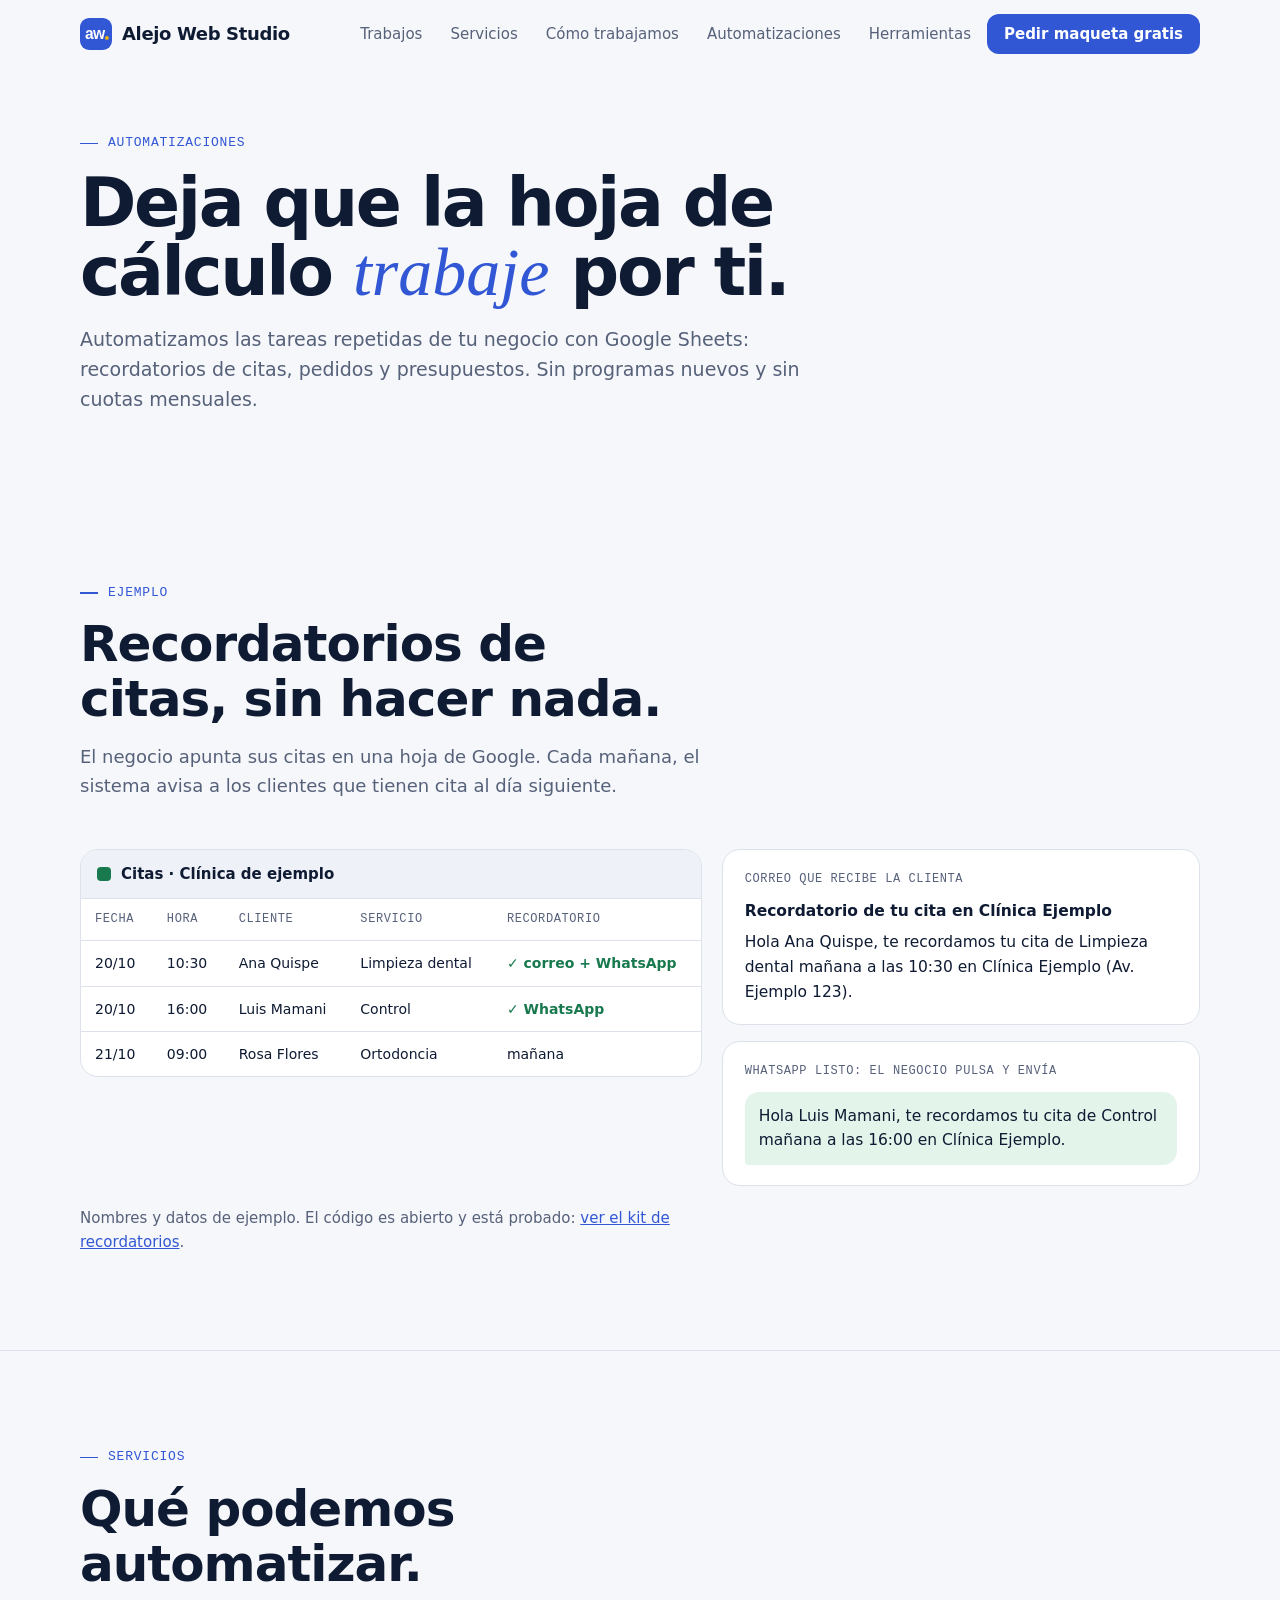
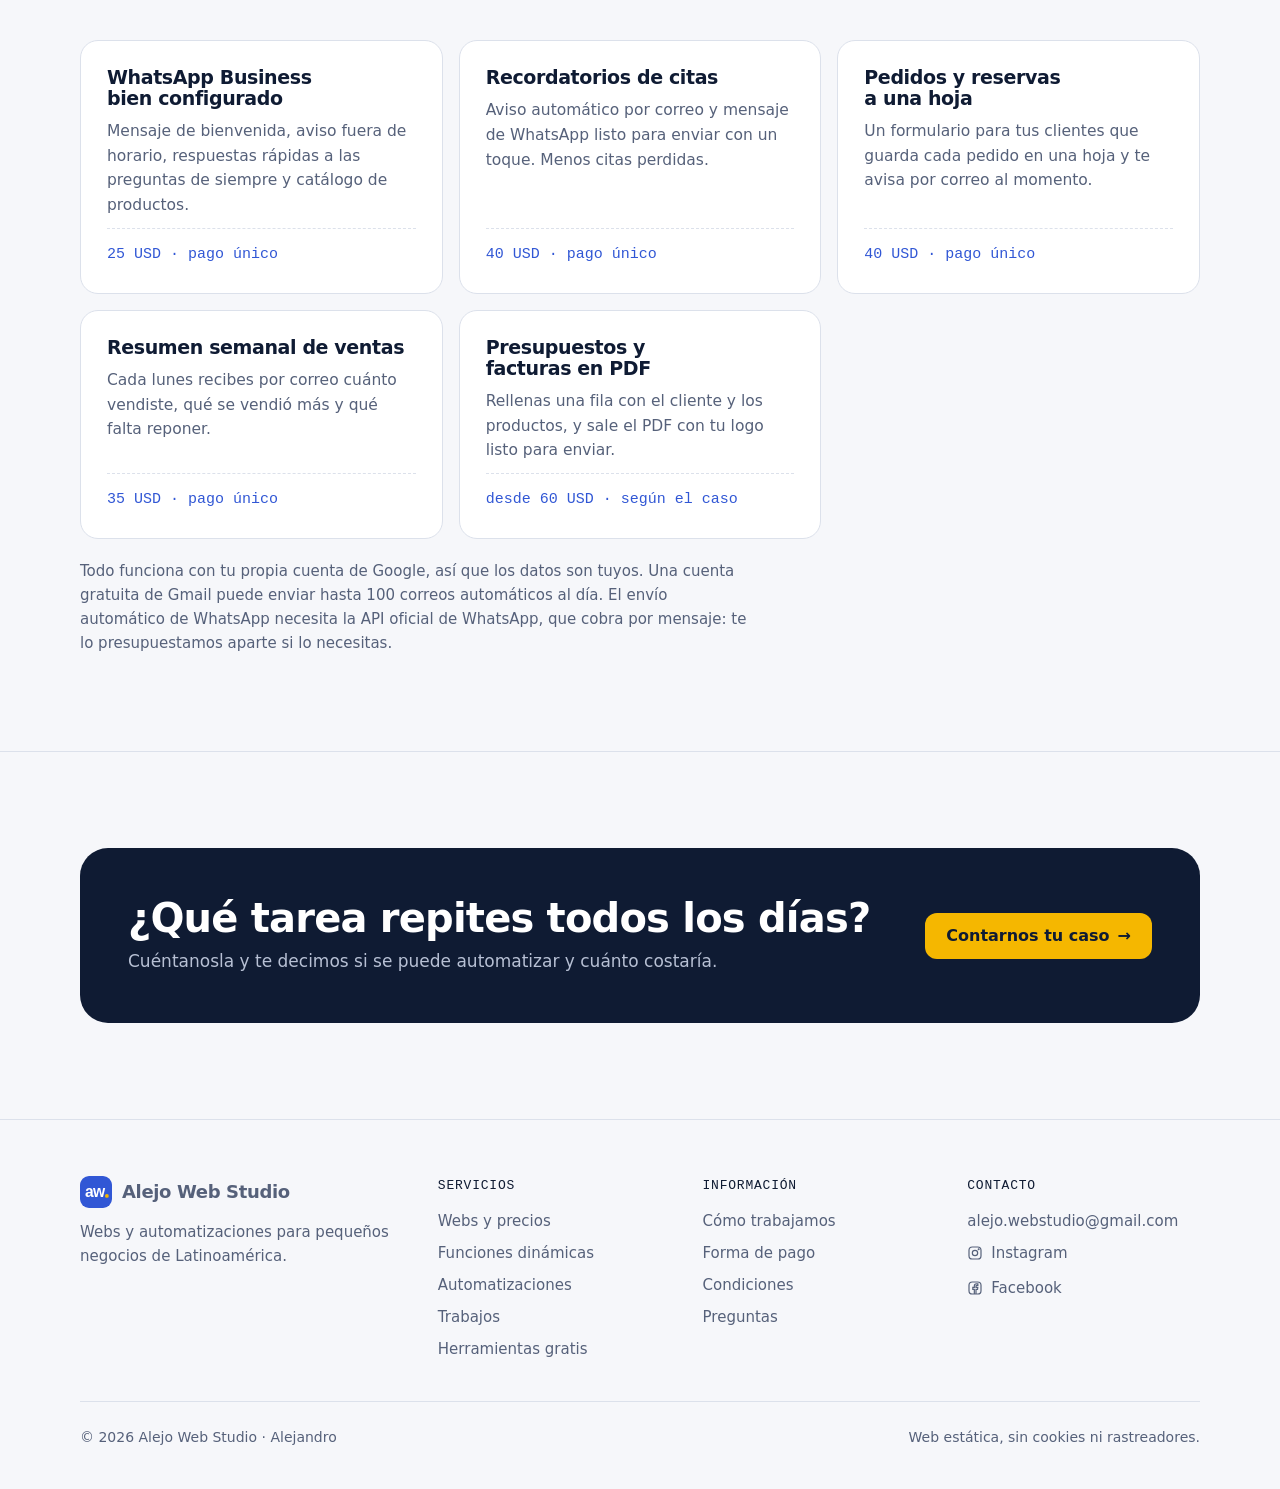
<file: automatizaciones/index.html>
<!doctype html>
<html lang="es">
<head>
<meta charset="utf-8">
<meta name="viewport" content="width=device-width, initial-scale=1, viewport-fit=cover">
<meta http-equiv="Content-Security-Policy" content="default-src 'self'; style-src 'self' 'unsafe-inline' https://fonts.googleapis.com; font-src https://fonts.gstatic.com; img-src 'self' data:; script-src 'none'; base-uri 'self'; form-action 'none'; object-src 'none'">
<meta name="referrer" content="strict-origin-when-cross-origin">
<title>Automatizaciones para negocios · Alejo Web Studio</title>
<meta name="description" content="Recordatorios de citas, pedidos y presupuestos automáticos con Google Sheets. Sin cuotas mensuales.">
<link rel="icon" href="../img/logo.svg" type="image/svg+xml">
<link rel="canonical" href="https://alejowebstudio.github.io/automatizaciones/">
<link rel="preconnect" href="https://fonts.googleapis.com"><link rel="preconnect" href="https://fonts.gstatic.com" crossorigin>
<link rel="stylesheet" href="https://fonts.googleapis.com/css2?family=Geist:wght@400;500;600;700&family=Geist+Mono:wght@400;500&family=Instrument+Serif:ital@1&display=swap">
<link rel="stylesheet" href="../assets/site.css">
<style>
.ahero{padding-block:64px 72px}
.ahero h1{font-size:clamp(40px,5.6vw,68px);font-weight:700;letter-spacing:-.035em;line-height:1.02;max-width:16ch}
.ahero h1 .serif{color:var(--brand)}
.ahero .intro{font-size:19px}
.demo{display:grid;grid-template-columns:1.3fr 1fr;gap:20px;align-items:start}
.sheet{overflow:hidden;min-width:0}
.sheet .bar{display:flex;align-items:center;gap:10px;padding:12px 16px;border-bottom:1px solid var(--line);font-weight:600;font-size:15px;background:var(--surface-2)}
.sheet .bar i{width:14px;height:14px;border-radius:4px;background:var(--ok)}
.sheet .scroll{overflow-x:auto}
.sheet table{border-collapse:collapse;width:100%;font-size:14px;min-width:540px}
.sheet th,.sheet td{padding:11px 14px;border-bottom:1px solid var(--line);text-align:left;white-space:nowrap}
.sheet th{font-family:var(--mono);font-size:12px;font-weight:500;text-transform:uppercase;letter-spacing:.05em;color:var(--muted)}
.sheet tr:last-child td{border-bottom:0}
.sheet .ok{color:var(--ok);font-weight:600}
.outs{display:grid;gap:16px;min-width:0}
.out{padding:20px 22px}
.out .lbl{font-family:var(--mono);font-size:12px;text-transform:uppercase;letter-spacing:.05em;color:var(--muted);margin-bottom:10px}
.out .subj{font-weight:600;margin-bottom:6px}
.out p{font-size:15.5px}
.bubble{background:var(--ok-soft);border-radius:14px 14px 14px 4px;padding:12px 14px}
.note{margin-top:20px;font-size:15px;color:var(--muted);max-width:70ch}
.svcs{display:grid;grid-template-columns:repeat(3,1fr);gap:16px}
.svc{padding:26px;display:flex;flex-direction:column;gap:10px;min-width:0}
.svc h3{font-size:19px;font-weight:600}
.svc p{color:var(--muted);font-size:15.5px}
.svc .pr{margin-top:auto;padding-top:14px;border-top:1px dashed var(--line);font-family:var(--mono);color:var(--brand);font-size:15px}
.cta{background:#0F1B33;color:#E9EDF6;border-radius:28px;padding:48px;display:flex;justify-content:space-between;align-items:center;gap:28px;flex-wrap:wrap}
.cta h2{font-size:clamp(28px,3.4vw,40px);font-weight:700;color:#fff}
.cta p{color:#B7C0D4;margin-top:8px}
@media (max-width:1020px){.demo{grid-template-columns:1fr}.svcs{grid-template-columns:1fr 1fr}}
@media (max-width:640px){.svcs{grid-template-columns:1fr}.cta{padding:30px 22px}}
</style>
</head>
<body>
<a class="skip" href="#main">Saltar al contenido</a>
<header class="top">
  <div class="wrap">
    <a class="brand" href="../"><img src="../img/logo.svg" alt="" width="32" height="32">Alejo Web Studio</a>
    <div class="menu">
      <a href="../#trabajos">Trabajos</a>
      <a href="../#servicios">Servicios</a>
      <a href="../#proceso">Cómo trabajamos</a>
      <a href="../automatizaciones/">Automatizaciones</a>
      <a href="../herramientas/">Herramientas</a>
      <a class="btn btn-primary btn-sm" href="../#empezar">Pedir maqueta gratis</a>
      <details class="mnav"><summary aria-label="Abrir menú"><span></span></summary>
        <nav aria-label="Menú">
          <a href="../#servicios">Servicios y precios</a><a href="../#dinamicas">Funciones dinámicas</a><a href="../#trabajos">Trabajos</a><a href="../#proceso">Cómo trabajamos</a>
          <a href="../#pago">Forma de pago</a><a href="../automatizaciones/">Automatizaciones</a><a href="../herramientas/">Herramientas gratis</a><a href="../#preguntas">Preguntas</a>
          <a href="../#empezar"><b>Pedir maqueta gratis</b></a>
        </nav>
      </details>
    </div>
  </div>
</header>
<main id="main">
<div class="wrap ahero">
  <p class="eyebrow">Automatizaciones</p>
  <h1>Deja que la hoja de cálculo <span class="serif">trabaje</span> por ti.</h1>
  <p class="intro">Automatizamos las tareas repetidas de tu negocio con Google Sheets: recordatorios de citas, pedidos y presupuestos. Sin programas nuevos y sin cuotas mensuales.</p>
</div>

<section class="section">
  <div class="wrap">
    <div class="head">
      <p class="eyebrow">Ejemplo</p>
      <h2 class="h2">Recordatorios de citas, sin hacer nada.</h2>
      <p class="intro">El negocio apunta sus citas en una hoja de Google. Cada mañana, el sistema avisa a los clientes que tienen cita al día siguiente.</p>
    </div>
    <div class="demo">
      <div class="sheet card">
        <div class="bar"><i aria-hidden="true"></i>Citas · Clínica de ejemplo</div>
        <div class="scroll" role="region" aria-label="Hoja de citas de ejemplo" tabindex="0">
        <table>
          <thead><tr><th>Fecha</th><th>Hora</th><th>Cliente</th><th>Servicio</th><th>Recordatorio</th></tr></thead>
          <tbody>
            <tr><td>20/10</td><td>10:30</td><td>Ana Quispe</td><td>Limpieza dental</td><td class="ok">✓ correo + WhatsApp</td></tr>
            <tr><td>20/10</td><td>16:00</td><td>Luis Mamani</td><td>Control</td><td class="ok">✓ WhatsApp</td></tr>
            <tr><td>21/10</td><td>09:00</td><td>Rosa Flores</td><td>Ortodoncia</td><td>mañana</td></tr>
          </tbody>
        </table>
        </div>
      </div>
      <div class="outs">
        <div class="out card"><p class="lbl">Correo que recibe la clienta</p><p class="subj">Recordatorio de tu cita en Clínica Ejemplo</p><p>Hola Ana Quispe, te recordamos tu cita de Limpieza dental mañana a las 10:30 en Clínica Ejemplo (Av. Ejemplo 123).</p></div>
        <div class="out card"><p class="lbl">WhatsApp listo: el negocio pulsa y envía</p><p class="bubble">Hola Luis Mamani, te recordamos tu cita de Control mañana a las 16:00 en Clínica Ejemplo.</p></div>
      </div>
    </div>
    <p class="note">Nombres y datos de ejemplo. El código es abierto y está probado: <a href="recordatorios-citas/">ver el kit de recordatorios</a>.</p>
  </div>
</section>

<section class="section">
  <div class="wrap">
    <div class="head">
      <p class="eyebrow">Servicios</p>
      <h2 class="h2">Qué podemos automatizar.</h2>
    </div>
    <div class="svcs">
      <div class="svc card"><h3>WhatsApp Business bien configurado</h3><p>Mensaje de bienvenida, aviso fuera de horario, respuestas rápidas a las preguntas de siempre y catálogo de productos.</p><p class="pr">25 USD · pago único</p></div>
      <div class="svc card"><h3>Recordatorios de citas</h3><p>Aviso automático por correo y mensaje de WhatsApp listo para enviar con un toque. Menos citas perdidas.</p><p class="pr">40 USD · pago único</p></div>
      <div class="svc card"><h3>Pedidos y reservas a una hoja</h3><p>Un formulario para tus clientes que guarda cada pedido en una hoja y te avisa por correo al momento.</p><p class="pr">40 USD · pago único</p></div>
      <div class="svc card"><h3>Resumen semanal de ventas</h3><p>Cada lunes recibes por correo cuánto vendiste, qué se vendió más y qué falta reponer.</p><p class="pr">35 USD · pago único</p></div>
      <div class="svc card"><h3>Presupuestos y facturas en PDF</h3><p>Rellenas una fila con el cliente y los productos, y sale el PDF con tu logo listo para enviar.</p><p class="pr">desde 60 USD · según el caso</p></div>
    </div>
    <p class="note">Todo funciona con tu propia cuenta de Google, así que los datos son tuyos. Una cuenta gratuita de Gmail puede enviar hasta 100 correos automáticos al día. El envío automático de WhatsApp necesita la API oficial de WhatsApp, que cobra por mensaje: te lo presupuestamos aparte si lo necesitas.</p>
  </div>
</section>

<section class="section">
  <div class="wrap">
    <div class="cta">
      <div><h2>¿Qué tarea repites todos los días?</h2><p>Cuéntanosla y te decimos si se puede automatizar y cuánto costaría.</p></div>
      <a class="btn btn-accent" href="../#empezar">Contarnos tu caso <span class="arr" aria-hidden="true">→</span></a>
    </div>
  </div>
</section>
</main>
<footer class="foot">
  <div class="wrap">
    <div class="cols">
      <div><a class="brand" href="../"><img src="../img/logo.svg" alt="" width="32" height="32">Alejo Web Studio</a><p class="about">Webs y automatizaciones para pequeños negocios de Latinoamérica.</p></div>
      <div><h4>Servicios</h4><ul><li><a href="../#servicios">Webs y precios</a></li><li><a href="../#dinamicas">Funciones dinámicas</a></li><li><a href="../automatizaciones/">Automatizaciones</a></li><li><a href="../#trabajos">Trabajos</a></li><li><a href="../herramientas/">Herramientas gratis</a></li></ul></div>
      <div><h4>Información</h4><ul><li><a href="../#proceso">Cómo trabajamos</a></li><li><a href="../#pago">Forma de pago</a></li><li><a href="../condiciones/">Condiciones</a></li><li><a href="../#preguntas">Preguntas</a></li></ul></div>
      <div><h4>Contacto</h4><ul><li><a href="../#empezar">alejo.webstudio@gmail.com</a></li><li><a class="social" href="https://www.instagram.com/alejowebstudio/" rel="noopener"><svg viewBox="0 0 24 24" aria-hidden="true"><rect x="3" y="3" width="18" height="18" rx="5"/><circle cx="12" cy="12" r="4"/><circle cx="17.5" cy="6.5" r=".6" fill="currentColor"/></svg>Instagram</a></li><li><a class="social" href="https://www.facebook.com/profile.php?id=61595112646783" rel="noopener"><svg viewBox="0 0 24 24" aria-hidden="true"><rect x="3" y="3" width="18" height="18" rx="5"/><path d="M13.5 21v-7h2.3l.4-2.8h-2.7V9.5c0-.8.3-1.3 1.4-1.3h1.4V5.7c-.3 0-1.1-.1-2-.1-2 0-3.3 1.2-3.3 3.4v2.2H8.7V14H11v7"/></svg>Facebook</a></li><!--REDES--></ul></div>
    </div>
    <div class="legal"><span>© 2026 Alejo Web Studio · Alejandro</span><span>Web estática, sin cookies ni rastreadores.</span></div>
  </div>
</footer>
</body>
</html>
</file>
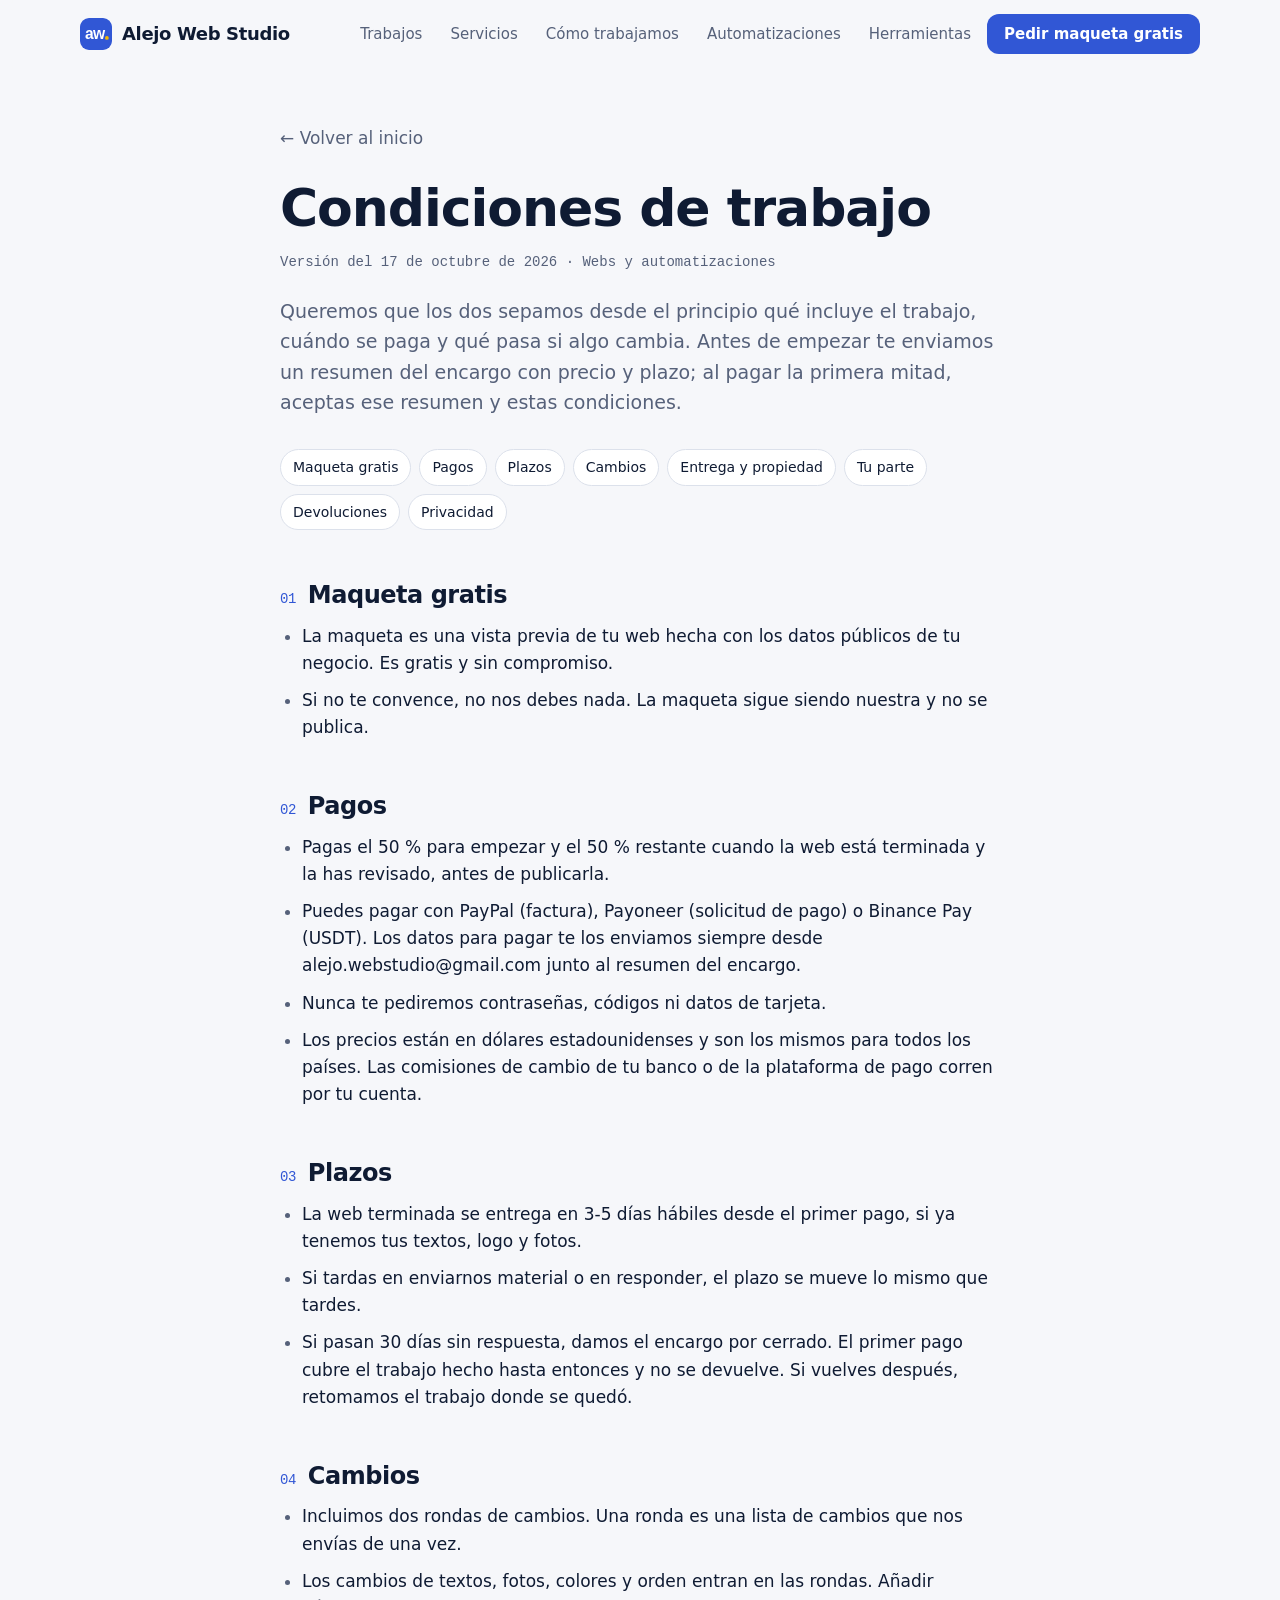
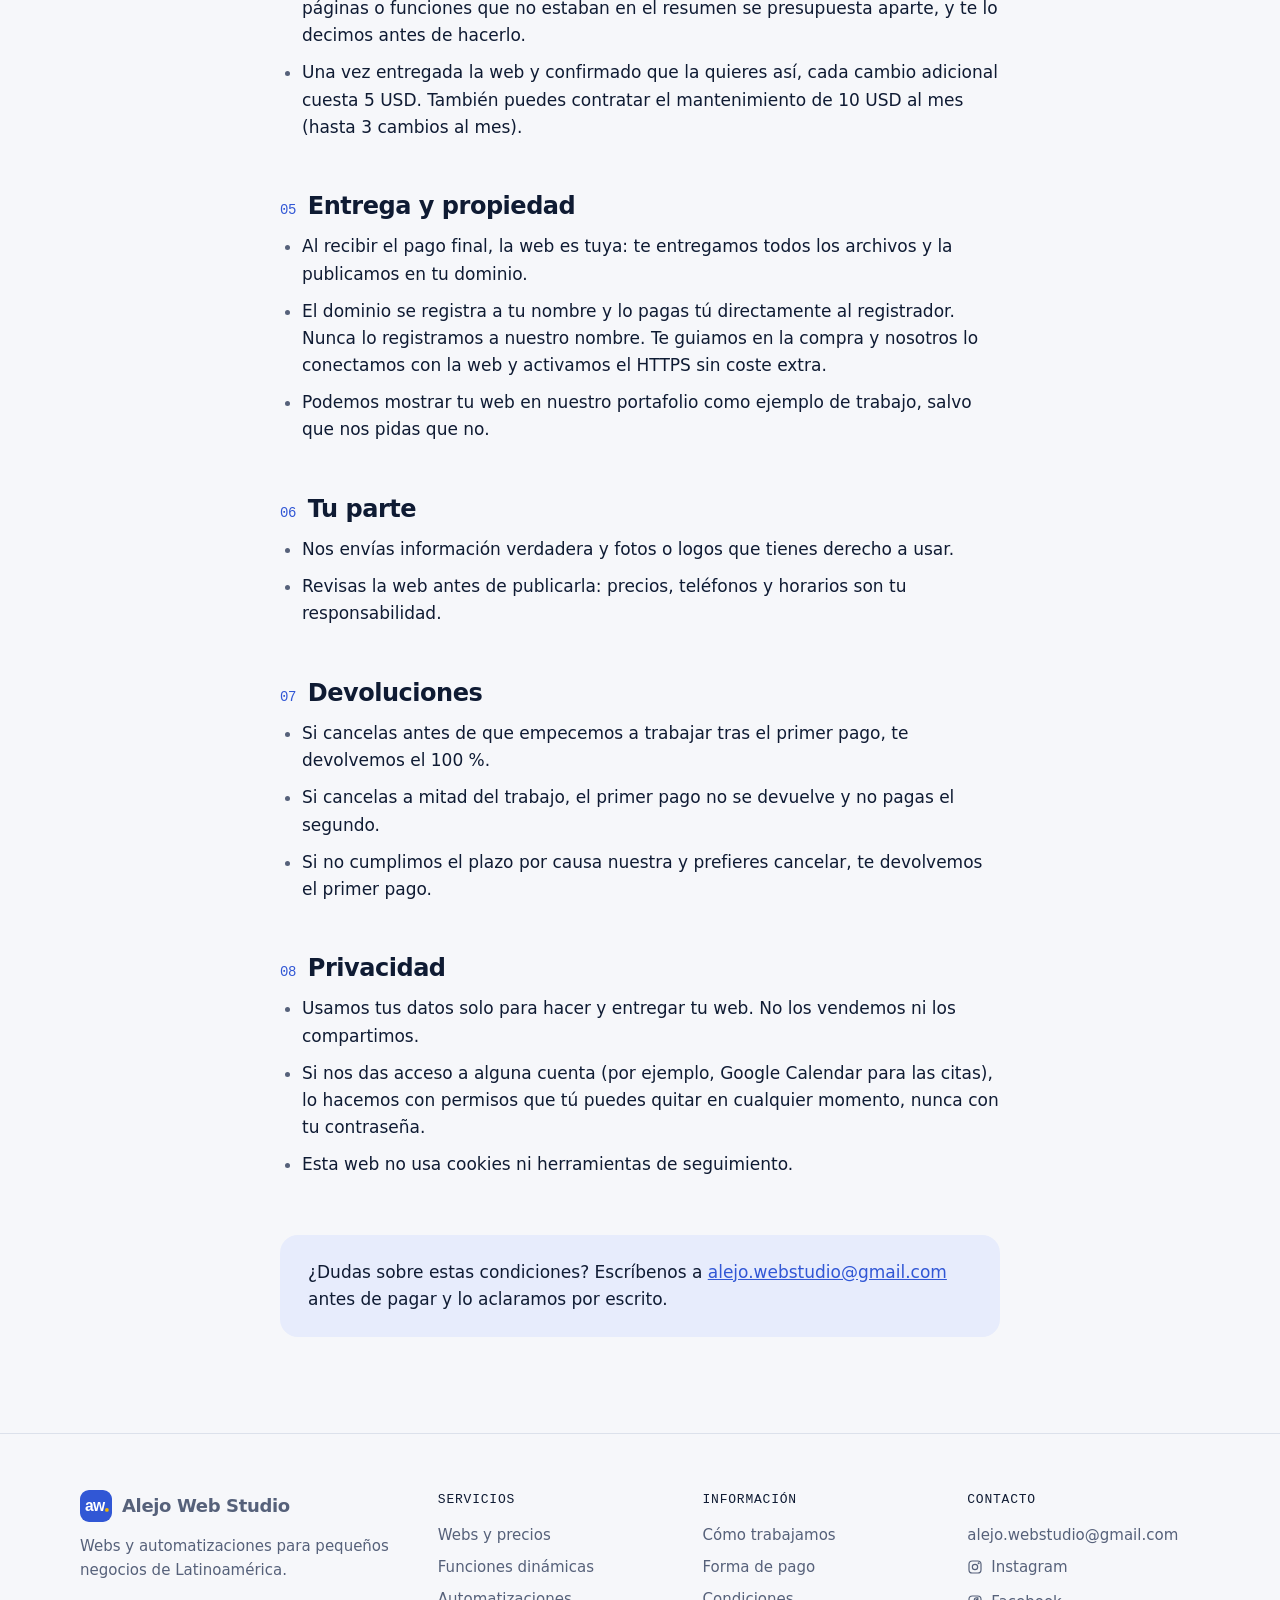
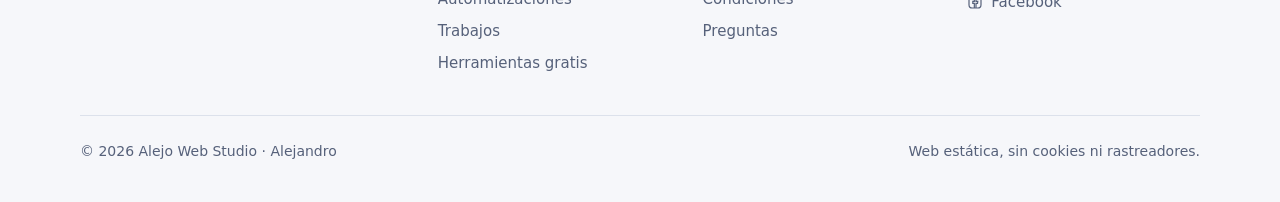
<file: condiciones/index.html>
<!doctype html>
<html lang="es">
<head>
<meta charset="utf-8">
<meta name="viewport" content="width=device-width, initial-scale=1, viewport-fit=cover">
<meta http-equiv="Content-Security-Policy" content="default-src 'self'; style-src 'self' 'unsafe-inline' https://fonts.googleapis.com; font-src https://fonts.gstatic.com; img-src 'self' data:; script-src 'none'; base-uri 'self'; form-action 'none'; object-src 'none'">
<meta name="referrer" content="strict-origin-when-cross-origin">
<title>Condiciones de trabajo · Alejo Web Studio</title>
<meta name="description" content="Pagos, plazos, cambios, devoluciones y privacidad de los encargos de Alejo Web Studio.">
<link rel="icon" href="../img/logo.svg" type="image/svg+xml">
<link rel="canonical" href="https://alejowebstudio.github.io/condiciones/">
<link rel="preconnect" href="https://fonts.googleapis.com"><link rel="preconnect" href="https://fonts.gstatic.com" crossorigin>
<link rel="stylesheet" href="https://fonts.googleapis.com/css2?family=Geist:wght@400;500;600;700&family=Geist+Mono:wght@400;500&family=Instrument+Serif:ital@1&display=swap">
<link rel="stylesheet" href="../assets/site.css">

</head>
<body>
<a class="skip" href="#main">Saltar al contenido</a>
<header class="top">
  <div class="wrap">
    <a class="brand" href="../"><img src="../img/logo.svg" alt="" width="32" height="32">Alejo Web Studio</a>
    <div class="menu">
      <a href="../#trabajos">Trabajos</a>
      <a href="../#servicios">Servicios</a>
      <a href="../#proceso">Cómo trabajamos</a>
      <a href="../automatizaciones/">Automatizaciones</a>
      <a href="../herramientas/">Herramientas</a>
      <a class="btn btn-primary btn-sm" href="../#empezar">Pedir maqueta gratis</a>
      <details class="mnav"><summary aria-label="Abrir menú"><span></span></summary>
        <nav aria-label="Menú">
          <a href="../#servicios">Servicios y precios</a><a href="../#dinamicas">Funciones dinámicas</a><a href="../#trabajos">Trabajos</a><a href="../#proceso">Cómo trabajamos</a>
          <a href="../#pago">Forma de pago</a><a href="../automatizaciones/">Automatizaciones</a><a href="../herramientas/">Herramientas gratis</a><a href="../#preguntas">Preguntas</a>
          <a href="../#empezar"><b>Pedir maqueta gratis</b></a>
        </nav>
      </details>
    </div>
  </div>
</header>
<main id="main" class="wrap narrow doc">
<a class="back" href="../">← Volver al inicio</a>
<h1>Condiciones de trabajo</h1>
<p class="meta">Versión del 17 de octubre de 2026 · Webs y automatizaciones</p>
<p class="lede">Queremos que los dos sepamos desde el principio qué incluye el trabajo, cuándo se paga y qué pasa si algo cambia. Antes de empezar te enviamos un resumen del encargo con precio y plazo; al pagar la primera mitad, aceptas ese resumen y estas condiciones.</p>
<nav class="toc" aria-label="Apartados"><a href="#maqueta">Maqueta gratis</a><a href="#pagos">Pagos</a><a href="#plazos">Plazos</a><a href="#cambios">Cambios</a><a href="#entrega">Entrega y propiedad</a><a href="#tu-parte">Tu parte</a><a href="#devoluciones">Devoluciones</a><a href="#privacidad">Privacidad</a></nav>
<h2 id="maqueta"><span class="n">01</span>Maqueta gratis</h2>
<ul><li>La maqueta es una vista previa de tu web hecha con los datos públicos de tu negocio. Es gratis y sin compromiso.</li><li>Si no te convence, no nos debes nada. La maqueta sigue siendo nuestra y no se publica.</li></ul>
<h2 id="pagos"><span class="n">02</span>Pagos</h2>
<ul><li>Pagas el 50 % para empezar y el 50 % restante cuando la web está terminada y la has revisado, antes de publicarla.</li><li>Puedes pagar con PayPal (factura), Payoneer (solicitud de pago) o Binance Pay (USDT). Los datos para pagar te los enviamos siempre desde alejo.webstudio@gmail.com junto al resumen del encargo.</li><li>Nunca te pediremos contraseñas, códigos ni datos de tarjeta.</li><li>Los precios están en dólares estadounidenses y son los mismos para todos los países. Las comisiones de cambio de tu banco o de la plataforma de pago corren por tu cuenta.</li></ul>
<h2 id="plazos"><span class="n">03</span>Plazos</h2>
<ul><li>La web terminada se entrega en 3-5 días hábiles desde el primer pago, si ya tenemos tus textos, logo y fotos.</li><li>Si tardas en enviarnos material o en responder, el plazo se mueve lo mismo que tardes.</li><li>Si pasan 30 días sin respuesta, damos el encargo por cerrado. El primer pago cubre el trabajo hecho hasta entonces y no se devuelve. Si vuelves después, retomamos el trabajo donde se quedó.</li></ul>
<h2 id="cambios"><span class="n">04</span>Cambios</h2>
<ul><li>Incluimos dos rondas de cambios. Una ronda es una lista de cambios que nos envías de una vez.</li><li>Los cambios de textos, fotos, colores y orden entran en las rondas. Añadir páginas o funciones que no estaban en el resumen se presupuesta aparte, y te lo decimos antes de hacerlo.</li><li>Una vez entregada la web y confirmado que la quieres así, cada cambio adicional cuesta 5 USD. También puedes contratar el mantenimiento de 10 USD al mes (hasta 3 cambios al mes).</li></ul>
<h2 id="entrega"><span class="n">05</span>Entrega y propiedad</h2>
<ul><li>Al recibir el pago final, la web es tuya: te entregamos todos los archivos y la publicamos en tu dominio.</li><li>El dominio se registra a tu nombre y lo pagas tú directamente al registrador. Nunca lo registramos a nuestro nombre. Te guiamos en la compra y nosotros lo conectamos con la web y activamos el HTTPS sin coste extra.</li><li>Podemos mostrar tu web en nuestro portafolio como ejemplo de trabajo, salvo que nos pidas que no.</li></ul>
<h2 id="tu-parte"><span class="n">06</span>Tu parte</h2>
<ul><li>Nos envías información verdadera y fotos o logos que tienes derecho a usar.</li><li>Revisas la web antes de publicarla: precios, teléfonos y horarios son tu responsabilidad.</li></ul>
<h2 id="devoluciones"><span class="n">07</span>Devoluciones</h2>
<ul><li>Si cancelas antes de que empecemos a trabajar tras el primer pago, te devolvemos el 100 %.</li><li>Si cancelas a mitad del trabajo, el primer pago no se devuelve y no pagas el segundo.</li><li>Si no cumplimos el plazo por causa nuestra y prefieres cancelar, te devolvemos el primer pago.</li></ul>
<h2 id="privacidad"><span class="n">08</span>Privacidad</h2>
<ul><li>Usamos tus datos solo para hacer y entregar tu web. No los vendemos ni los compartimos.</li><li>Si nos das acceso a alguna cuenta (por ejemplo, Google Calendar para las citas), lo hacemos con permisos que tú puedes quitar en cualquier momento, nunca con tu contraseña.</li><li>Esta web no usa cookies ni herramientas de seguimiento.</li></ul>
<div class="note-box"><p>¿Dudas sobre estas condiciones? Escríbenos a <a href="../#empezar">alejo.webstudio@gmail.com</a> antes de pagar y lo aclaramos por escrito.</p></div>
</main>
<footer class="foot">
  <div class="wrap">
    <div class="cols">
      <div><a class="brand" href="../"><img src="../img/logo.svg" alt="" width="32" height="32">Alejo Web Studio</a><p class="about">Webs y automatizaciones para pequeños negocios de Latinoamérica.</p></div>
      <div><h4>Servicios</h4><ul><li><a href="../#servicios">Webs y precios</a></li><li><a href="../#dinamicas">Funciones dinámicas</a></li><li><a href="../automatizaciones/">Automatizaciones</a></li><li><a href="../#trabajos">Trabajos</a></li><li><a href="../herramientas/">Herramientas gratis</a></li></ul></div>
      <div><h4>Información</h4><ul><li><a href="../#proceso">Cómo trabajamos</a></li><li><a href="../#pago">Forma de pago</a></li><li><a href="../condiciones/">Condiciones</a></li><li><a href="../#preguntas">Preguntas</a></li></ul></div>
      <div><h4>Contacto</h4><ul><li><a href="../#empezar">alejo.webstudio@gmail.com</a></li><li><a class="social" href="https://www.instagram.com/alejowebstudio/" rel="noopener"><svg viewBox="0 0 24 24" aria-hidden="true"><rect x="3" y="3" width="18" height="18" rx="5"/><circle cx="12" cy="12" r="4"/><circle cx="17.5" cy="6.5" r=".6" fill="currentColor"/></svg>Instagram</a></li><li><a class="social" href="https://www.facebook.com/profile.php?id=61595112646783" rel="noopener"><svg viewBox="0 0 24 24" aria-hidden="true"><rect x="3" y="3" width="18" height="18" rx="5"/><path d="M13.5 21v-7h2.3l.4-2.8h-2.7V9.5c0-.8.3-1.3 1.4-1.3h1.4V5.7c-.3 0-1.1-.1-2-.1-2 0-3.3 1.2-3.3 3.4v2.2H8.7V14H11v7"/></svg>Facebook</a></li><!--REDES--></ul></div>
    </div>
    <div class="legal"><span>© 2026 Alejo Web Studio · Alejandro</span><span>Web estática, sin cookies ni rastreadores.</span></div>
  </div>
</footer>
</body>
</html>
</file>
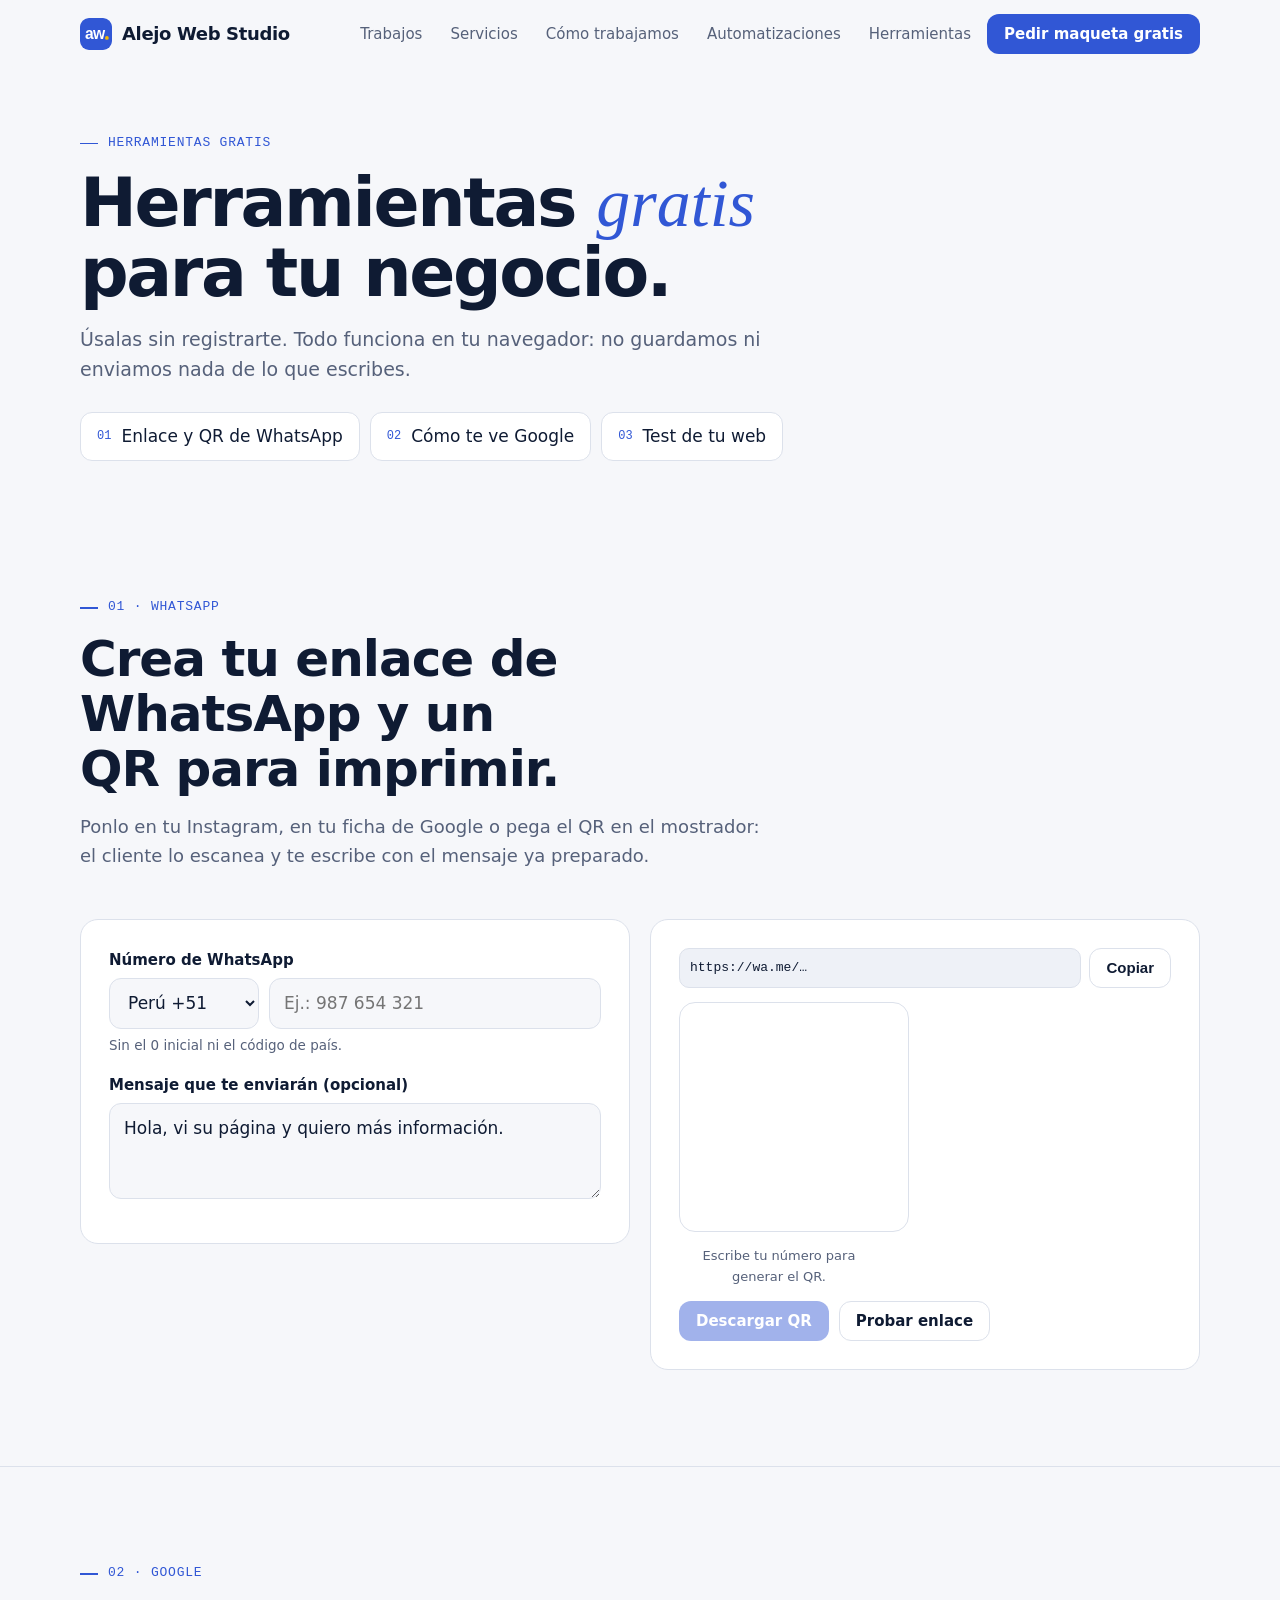
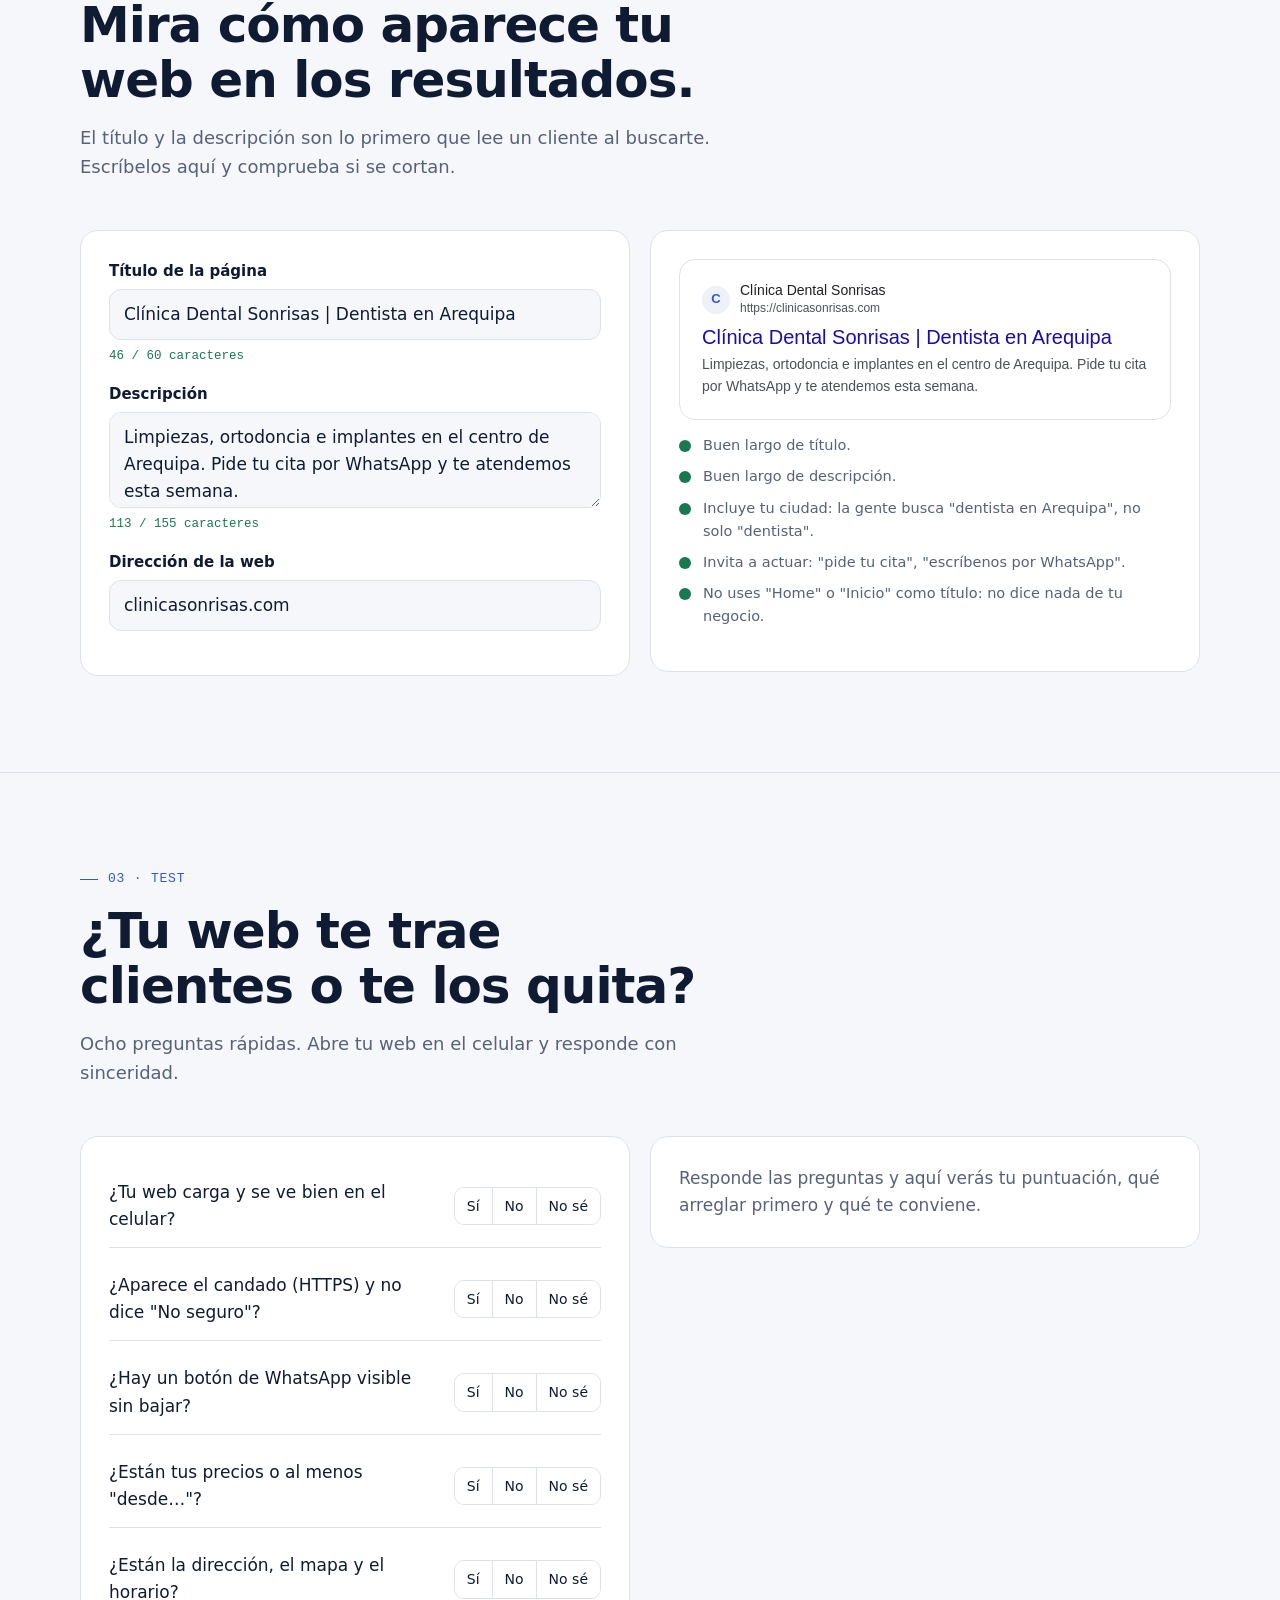
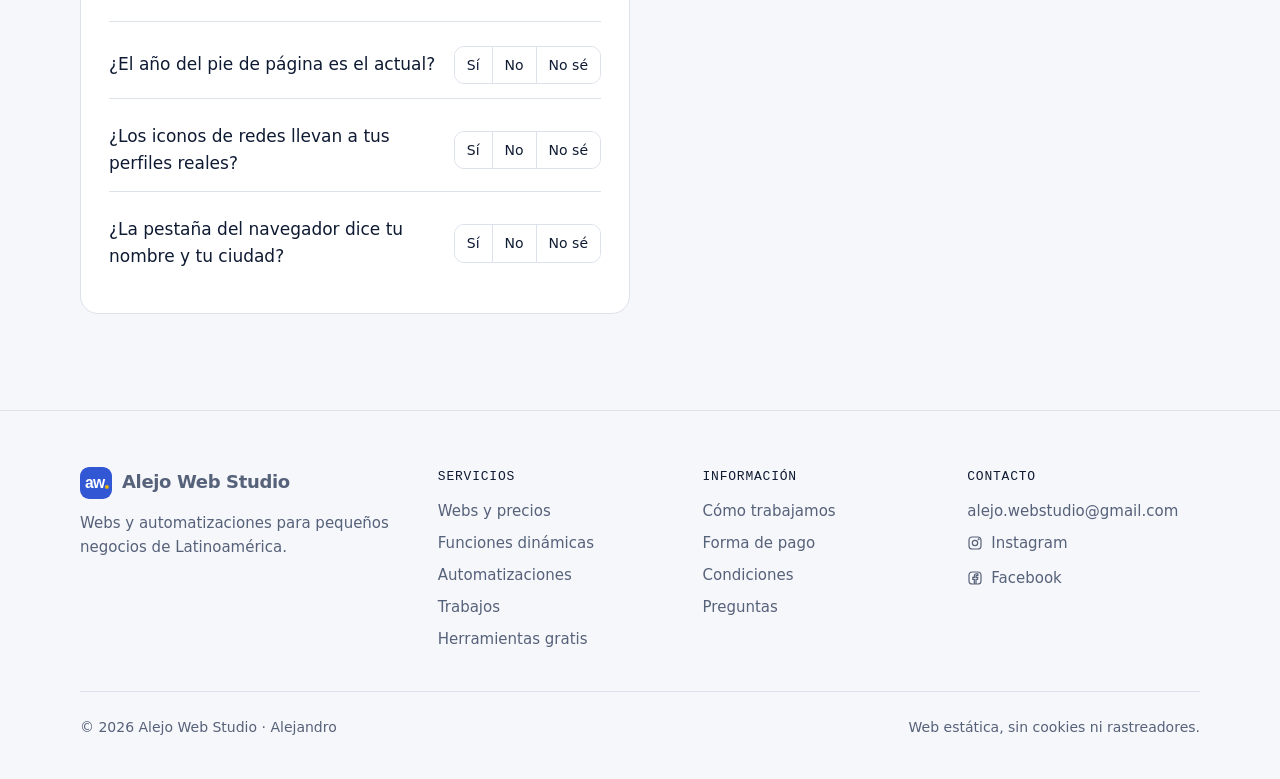
<file: herramientas/index.html>
<!doctype html>
<html lang="es">
<head>
<meta charset="utf-8">
<meta name="viewport" content="width=device-width, initial-scale=1, viewport-fit=cover">
<meta http-equiv="Content-Security-Policy" content="default-src 'self'; style-src 'self' 'unsafe-inline' https://fonts.googleapis.com; font-src https://fonts.gstatic.com; img-src 'self' data:; script-src 'self'; base-uri 'self'; form-action 'none'; object-src 'none'">
<meta name="referrer" content="strict-origin-when-cross-origin">
<title>Herramientas gratis para negocios · Alejo Web Studio</title>
<meta name="description" content="Crea tu enlace y QR de WhatsApp, mira cómo te ve Google y haz el test de tu web. Gratis y sin registro.">
<link rel="icon" href="../img/logo.svg" type="image/svg+xml">
<link rel="canonical" href="https://alejowebstudio.github.io/herramientas/">
<link rel="preconnect" href="https://fonts.googleapis.com"><link rel="preconnect" href="https://fonts.gstatic.com" crossorigin>
<link rel="stylesheet" href="https://fonts.googleapis.com/css2?family=Geist:wght@400;500;600;700&family=Geist+Mono:wght@400;500&family=Instrument+Serif:ital@1&display=swap">
<link rel="stylesheet" href="../assets/site.css">
<style>
.thero{padding-block:64px 40px}
.thero h1{font-size:clamp(40px,5.6vw,68px);font-weight:700;letter-spacing:-.035em;line-height:1.02;max-width:17ch}
.thero h1 .serif{color:var(--brand)}
.thero .intro{font-size:19px}
.jump{display:flex;flex-wrap:wrap;gap:10px;margin-top:28px}
.jump a{display:flex;gap:10px;align-items:center;text-decoration:none;color:var(--ink);border:1px solid var(--line);background:var(--surface);padding:10px 16px;border-radius:12px;font-weight:500}
.jump a span{font-family:var(--mono);font-size:12px;color:var(--brand)}
.jump a:hover{border-color:var(--brand)}
.tool{display:grid;grid-template-columns:1fr 1fr;gap:20px;align-items:start}
.tool .card{padding:28px;min-width:0}
.f{display:grid;gap:6px;margin-bottom:16px}
.f label,.f .l{font-weight:600;font-size:15px}
.f input,.f select,.f textarea{font:inherit;color:var(--ink);background:var(--bg);border:1px solid var(--line);border-radius:12px;padding:11px 14px;width:100%;min-width:0}
.f textarea{min-height:96px;resize:vertical}
.row2{display:grid;grid-template-columns:150px 1fr;gap:10px}
.hint{font-size:13.5px;color:var(--muted)}
.cnt{font-family:var(--mono);font-size:12.5px}
.cnt.ok{color:var(--ok)}.cnt.bad{color:var(--bad)}
.out{display:grid;gap:14px;justify-items:start}
.linkbox{display:flex;gap:8px;width:100%}
.linkbox input{flex:1;min-width:0;font-family:var(--mono);font-size:13px;background:var(--surface-2);border:1px solid var(--line);border-radius:10px;padding:10px;color:var(--ink)}
.qrwrap{background:#fff;border:1px solid var(--line);border-radius:16px;padding:14px;display:grid;place-items:center}
.qrwrap canvas{width:200px;height:200px;image-rendering:pixelated}
.qrcap{font-size:13px;color:var(--muted);text-align:center;max-width:200px}
.btns{display:flex;flex-wrap:wrap;gap:10px}
.serp{background:#fff;color:#202124;border-radius:16px;padding:22px;border:1px solid var(--line);font-family:Arial,Helvetica,sans-serif;overflow:hidden}
.serp .site{display:flex;gap:10px;align-items:center;margin-bottom:6px}
.serp .fav{width:28px;height:28px;border-radius:50%;background:#EEF1F7;display:grid;place-items:center;font-size:13px;font-weight:700;color:#3157D5}
.serp .nm{font-size:14px;line-height:1.2}
.serp .url{font-size:12px;color:#4d5156}
.serp .tt{font-size:20px;color:#1a0dab;line-height:1.3;margin:4px 0;overflow-wrap:anywhere}
.serp .ds{font-size:14px;color:#4d5156;line-height:1.55;overflow-wrap:anywhere}
.serp.mob{max-width:380px}
.tips{margin-top:14px;display:grid;gap:8px;padding:0;list-style:none;font-size:14.5px}
.tips li{padding-left:24px;position:relative;color:var(--muted)}
.tips li::before{content:"";position:absolute;left:0;top:6px;width:12px;height:12px;border-radius:50%;background:var(--ok)}
.tips li.no::before{background:var(--bad)}
.qs{display:grid;gap:10px}
.qi{display:grid;grid-template-columns:1fr auto;gap:10px 16px;align-items:center;padding:14px 0;border-bottom:1px solid var(--line)}
.qi:last-child{border-bottom:0}
.seg{display:inline-flex;border:1px solid var(--line);border-radius:10px;overflow:hidden}
.seg button{font:inherit;font-size:14px;border:0;background:var(--surface);color:var(--ink);padding:7px 12px;cursor:pointer}
.seg button+button{border-left:1px solid var(--line)}
.seg button[aria-pressed="true"]{background:var(--brand);color:var(--on-brand)}
.score{display:flex;align-items:center;gap:18px}
.ring{--v:0;width:110px;height:110px;border-radius:50%;background:conic-gradient(var(--c,var(--brand)) calc(var(--v)*1%),var(--surface-2) 0);display:grid;place-items:center;flex:none}
.ring span{width:84px;height:84px;border-radius:50%;background:var(--surface);display:grid;place-items:center;font-size:28px;font-weight:700;letter-spacing:-.03em}
.verdict h3{font-size:22px}
.verdict p{color:var(--muted)}
.fixes{margin:18px 0;padding-left:20px;display:grid;gap:6px}
.planrec{background:var(--brand-soft);border-radius:14px;padding:16px 18px;margin-bottom:16px}
.planrec b{display:block;font-size:18px}
.empty-r{color:var(--muted)}
@media (max-width:900px){.tool{grid-template-columns:1fr}}
@media (max-width:520px){.row2{grid-template-columns:1fr}.qi{grid-template-columns:1fr}}
</style>
</head>
<body>
<a class="skip" href="#main">Saltar al contenido</a>
<header class="top">
  <div class="wrap">
    <a class="brand" href="../"><img src="../img/logo.svg" alt="" width="32" height="32">Alejo Web Studio</a>
    <div class="menu">
      <a href="../#trabajos">Trabajos</a>
      <a href="../#servicios">Servicios</a>
      <a href="../#proceso">Cómo trabajamos</a>
      <a href="../automatizaciones/">Automatizaciones</a>
      <a href="../herramientas/">Herramientas</a>
      <a class="btn btn-primary btn-sm" href="../#empezar">Pedir maqueta gratis</a>
      <details class="mnav"><summary aria-label="Abrir menú"><span></span></summary>
        <nav aria-label="Menú">
          <a href="../#servicios">Servicios y precios</a><a href="../#dinamicas">Funciones dinámicas</a><a href="../#trabajos">Trabajos</a><a href="../#proceso">Cómo trabajamos</a>
          <a href="../#pago">Forma de pago</a><a href="../automatizaciones/">Automatizaciones</a><a href="../herramientas/">Herramientas gratis</a><a href="../#preguntas">Preguntas</a>
          <a href="../#empezar"><b>Pedir maqueta gratis</b></a>
        </nav>
      </details>
    </div>
  </div>
</header>
<main id="main">
<div class="wrap thero">
  <p class="eyebrow">Herramientas gratis</p>
  <h1>Herramientas <span class="serif">gratis</span> para tu negocio.</h1>
  <p class="intro">Úsalas sin registrarte. Todo funciona en tu navegador: no guardamos ni enviamos nada de lo que escribes.</p>
  <nav class="jump" aria-label="Herramientas"><a href="#whatsapp"><span>01</span>Enlace y QR de WhatsApp</a><a href="#google"><span>02</span>Cómo te ve Google</a><a href="#test"><span>03</span>Test de tu web</a></nav>
</div>

<section class="section" id="whatsapp">
  <div class="wrap">
    <div class="head"><p class="eyebrow">01 · WhatsApp</p><h2 class="h2">Crea tu enlace de WhatsApp y un QR para imprimir.</h2><p class="intro">Ponlo en tu Instagram, en tu ficha de Google o pega el QR en el mostrador: el cliente lo escanea y te escribe con el mensaje ya preparado.</p></div>
    <div class="tool">
      <div class="card">
        <div class="f"><span class="l">Número de WhatsApp</span><div class="row2"><select id="wcc" aria-label="Código de país"></select><input id="wnum" inputmode="tel" placeholder="Ej.: 987 654 321" aria-label="Número"></div><span class="hint">Sin el 0 inicial ni el código de país.</span></div>
        <div class="f"><label for="wmsg">Mensaje que te enviarán (opcional)</label><textarea id="wmsg">Hola, vi su página y quiero más información.</textarea></div>
      </div>
      <div class="card out">
        <div class="linkbox"><input id="wlink" readonly aria-label="Tu enlace"><button class="btn btn-ghost btn-sm" id="wcopy" type="button">Copiar</button></div>
        <div class="qrwrap"><canvas id="wqr" width="200" height="200" aria-label="Código QR"></canvas></div>
        <p class="qrcap" id="wcap">Escribe tu número para generar el QR.</p>
        <div class="btns"><a class="btn btn-primary btn-sm" id="wdl" download="whatsapp-qr.png" href="#" aria-disabled="true">Descargar QR</a><a class="btn btn-ghost btn-sm" id="wtry" href="#" target="_blank" rel="noopener">Probar enlace</a></div>
      </div>
    </div>
  </div>
</section>

<section class="section" id="google">
  <div class="wrap">
    <div class="head"><p class="eyebrow">02 · Google</p><h2 class="h2">Mira cómo aparece tu web en los resultados.</h2><p class="intro">El título y la descripción son lo primero que lee un cliente al buscarte. Escríbelos aquí y comprueba si se cortan.</p></div>
    <div class="tool">
      <div class="card">
        <div class="f"><label for="gt">Título de la página</label><input id="gt" value="Clínica Dental Sonrisas | Dentista en Arequipa"><span class="cnt" id="gtc"></span></div>
        <div class="f"><label for="gd">Descripción</label><textarea id="gd">Limpiezas, ortodoncia e implantes en el centro de Arequipa. Pide tu cita por WhatsApp y te atendemos esta semana.</textarea><span class="cnt" id="gdc"></span></div>
        <div class="f"><label for="gu">Dirección de la web</label><input id="gu" value="clinicasonrisas.com"></div>
      </div>
      <div class="card">
        <div class="serp" id="serp" aria-live="polite"><div class="site"><span class="fav" id="sf">C</span><div><div class="nm" id="sn"></div><div class="url" id="su"></div></div></div><div class="tt" id="st"></div><div class="ds" id="sd"></div></div>
        <ul class="tips" id="gtips"></ul>
      </div>
    </div>
  </div>
</section>

<section class="section" id="test">
  <div class="wrap">
    <div class="head"><p class="eyebrow">03 · Test</p><h2 class="h2">¿Tu web te trae clientes o te los quita?</h2><p class="intro">Ocho preguntas rápidas. Abre tu web en el celular y responde con sinceridad.</p></div>
    <div class="tool">
      <div class="card"><div class="qs" id="qs"></div></div>
      <div class="card" id="res" aria-live="polite"><p class="empty-r">Responde las preguntas y aquí verás tu puntuación, qué arreglar primero y qué te conviene.</p></div>
    </div>
  </div>
</section>
</main>
<footer class="foot">
  <div class="wrap">
    <div class="cols">
      <div><a class="brand" href="../"><img src="../img/logo.svg" alt="" width="32" height="32">Alejo Web Studio</a><p class="about">Webs y automatizaciones para pequeños negocios de Latinoamérica.</p></div>
      <div><h4>Servicios</h4><ul><li><a href="../#servicios">Webs y precios</a></li><li><a href="../#dinamicas">Funciones dinámicas</a></li><li><a href="../automatizaciones/">Automatizaciones</a></li><li><a href="../#trabajos">Trabajos</a></li><li><a href="../herramientas/">Herramientas gratis</a></li></ul></div>
      <div><h4>Información</h4><ul><li><a href="../#proceso">Cómo trabajamos</a></li><li><a href="../#pago">Forma de pago</a></li><li><a href="../condiciones/">Condiciones</a></li><li><a href="../#preguntas">Preguntas</a></li></ul></div>
      <div><h4>Contacto</h4><ul><li><a href="../#empezar">alejo.webstudio@gmail.com</a></li><li><a class="social" href="https://www.instagram.com/alejowebstudio/" rel="noopener"><svg viewBox="0 0 24 24" aria-hidden="true"><rect x="3" y="3" width="18" height="18" rx="5"/><circle cx="12" cy="12" r="4"/><circle cx="17.5" cy="6.5" r=".6" fill="currentColor"/></svg>Instagram</a></li><li><a class="social" href="https://www.facebook.com/profile.php?id=61595112646783" rel="noopener"><svg viewBox="0 0 24 24" aria-hidden="true"><rect x="3" y="3" width="18" height="18" rx="5"/><path d="M13.5 21v-7h2.3l.4-2.8h-2.7V9.5c0-.8.3-1.3 1.4-1.3h1.4V5.7c-.3 0-1.1-.1-2-.1-2 0-3.3 1.2-3.3 3.4v2.2H8.7V14H11v7"/></svg>Facebook</a></li><!--REDES--></ul></div>
    </div>
    <div class="legal"><span>© 2026 Alejo Web Studio · Alejandro</span><span>Web estática, sin cookies ni rastreadores.</span></div>
  </div>
</footer>
<script src="../assets/js/qrcode.js"></script>
<script src="herramientas.js"></script>
</body>
</html>
</file>
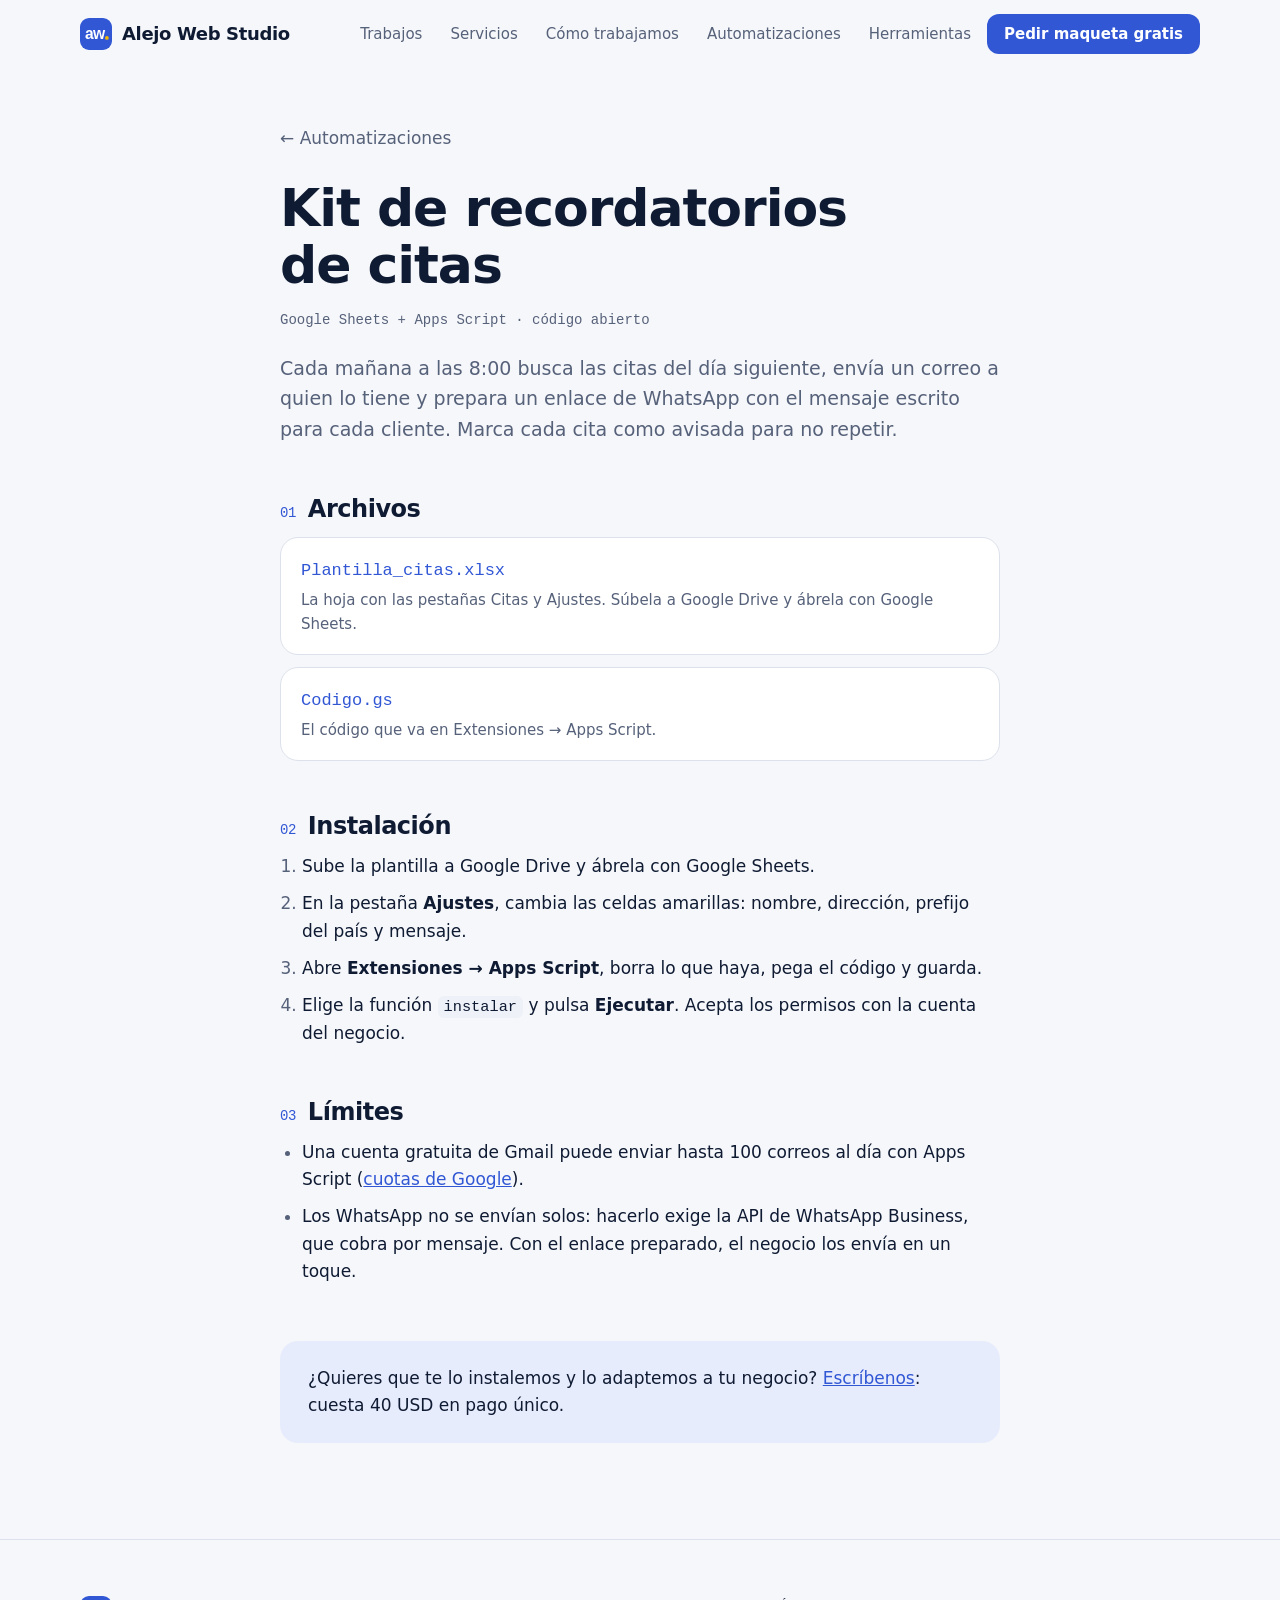
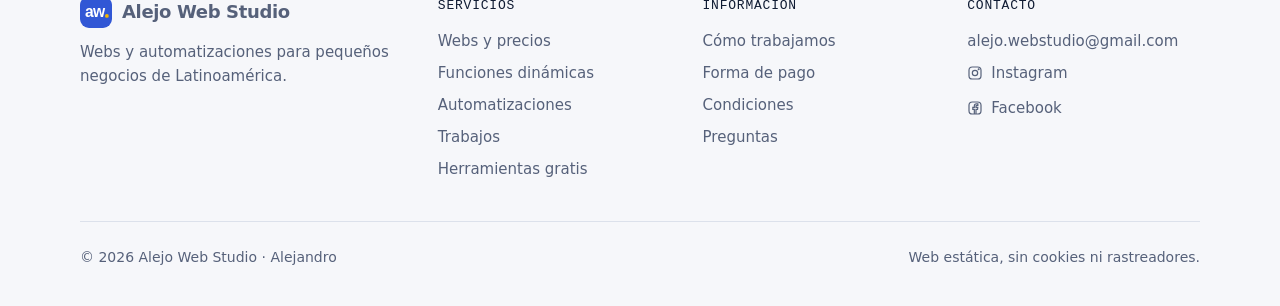
<file: automatizaciones/recordatorios-citas/index.html>
<!doctype html>
<html lang="es">
<head>
<meta charset="utf-8">
<meta name="viewport" content="width=device-width, initial-scale=1, viewport-fit=cover">
<meta http-equiv="Content-Security-Policy" content="default-src 'self'; style-src 'self' 'unsafe-inline' https://fonts.googleapis.com; font-src https://fonts.gstatic.com; img-src 'self' data:; script-src 'none'; base-uri 'self'; form-action 'none'; object-src 'none'">
<meta name="referrer" content="strict-origin-when-cross-origin">
<title>Kit de recordatorios de citas · Alejo Web Studio</title>
<meta name="description" content="Plantilla de Google Sheets y código de Apps Script para enviar recordatorios de citas.">
<link rel="icon" href="../../img/logo.svg" type="image/svg+xml">
<link rel="canonical" href="https://alejowebstudio.github.io/automatizaciones/recordatorios-citas/">
<link rel="preconnect" href="https://fonts.googleapis.com"><link rel="preconnect" href="https://fonts.gstatic.com" crossorigin>
<link rel="stylesheet" href="https://fonts.googleapis.com/css2?family=Geist:wght@400;500;600;700&family=Geist+Mono:wght@400;500&family=Instrument+Serif:ital@1&display=swap">
<link rel="stylesheet" href="../../assets/site.css">
<style>.files{display:grid;gap:12px;margin-top:8px}.files a{display:block;padding:18px 20px;text-decoration:none;color:var(--ink)}.files a:hover{border-color:var(--brand)}.files b{font-family:var(--mono);font-weight:500;color:var(--brand)}.files span{display:block;color:var(--muted);font-size:15px;margin-top:4px}</style>
</head>
<body>
<a class="skip" href="#main">Saltar al contenido</a>
<header class="top">
  <div class="wrap">
    <a class="brand" href="../../"><img src="../../img/logo.svg" alt="" width="32" height="32">Alejo Web Studio</a>
    <div class="menu">
      <a href="../../#trabajos">Trabajos</a>
      <a href="../../#servicios">Servicios</a>
      <a href="../../#proceso">Cómo trabajamos</a>
      <a href="../../automatizaciones/">Automatizaciones</a>
      <a href="../../herramientas/">Herramientas</a>
      <a class="btn btn-primary btn-sm" href="../../#empezar">Pedir maqueta gratis</a>
      <details class="mnav"><summary aria-label="Abrir menú"><span></span></summary>
        <nav aria-label="Menú">
          <a href="../../#servicios">Servicios y precios</a><a href="../../#dinamicas">Funciones dinámicas</a><a href="../../#trabajos">Trabajos</a><a href="../../#proceso">Cómo trabajamos</a>
          <a href="../../#pago">Forma de pago</a><a href="../../automatizaciones/">Automatizaciones</a><a href="../../herramientas/">Herramientas gratis</a><a href="../../#preguntas">Preguntas</a>
          <a href="../../#empezar"><b>Pedir maqueta gratis</b></a>
        </nav>
      </details>
    </div>
  </div>
</header>
<main id="main" class="wrap narrow doc">
<a class="back" href="../">← Automatizaciones</a>
<h1>Kit de recordatorios de citas</h1>
<p class="meta">Google Sheets + Apps Script · código abierto</p>
<p class="lede">Cada mañana a las 8:00 busca las citas del día siguiente, envía un correo a quien lo tiene y prepara un enlace de WhatsApp con el mensaje escrito para cada cliente. Marca cada cita como avisada para no repetir.</p>

<h2><span class="n">01</span>Archivos</h2>
<div class="files">
  <a class="card" href="Plantilla_citas.xlsx" download><b>Plantilla_citas.xlsx</b><span>La hoja con las pestañas Citas y Ajustes. Súbela a Google Drive y ábrela con Google Sheets.</span></a>
  <a class="card" href="Codigo.gs" download><b>Codigo.gs</b><span>El código que va en Extensiones → Apps Script.</span></a>
</div>

<h2><span class="n">02</span>Instalación</h2>
<ol>
  <li>Sube la plantilla a Google Drive y ábrela con Google Sheets.</li>
  <li>En la pestaña <strong>Ajustes</strong>, cambia las celdas amarillas: nombre, dirección, prefijo del país y mensaje.</li>
  <li>Abre <strong>Extensiones → Apps Script</strong>, borra lo que haya, pega el código y guarda.</li>
  <li>Elige la función <code>instalar</code> y pulsa <strong>Ejecutar</strong>. Acepta los permisos con la cuenta del negocio.</li>
</ol>

<h2><span class="n">03</span>Límites</h2>
<ul>
  <li>Una cuenta gratuita de Gmail puede enviar hasta 100 correos al día con Apps Script (<a href="https://developers.google.com/apps-script/guides/services/quotas">cuotas de Google</a>).</li>
  <li>Los WhatsApp no se envían solos: hacerlo exige la API de WhatsApp Business, que cobra por mensaje. Con el enlace preparado, el negocio los envía en un toque.</li>
</ul>

<div class="note-box"><p>¿Quieres que te lo instalemos y lo adaptemos a tu negocio? <a href="../../#empezar">Escríbenos</a>: cuesta 40 USD en pago único.</p></div>
</main>
<footer class="foot">
  <div class="wrap">
    <div class="cols">
      <div><a class="brand" href="../../"><img src="../../img/logo.svg" alt="" width="32" height="32">Alejo Web Studio</a><p class="about">Webs y automatizaciones para pequeños negocios de Latinoamérica.</p></div>
      <div><h4>Servicios</h4><ul><li><a href="../../#servicios">Webs y precios</a></li><li><a href="../../#dinamicas">Funciones dinámicas</a></li><li><a href="../../automatizaciones/">Automatizaciones</a></li><li><a href="../../#trabajos">Trabajos</a></li><li><a href="../../herramientas/">Herramientas gratis</a></li></ul></div>
      <div><h4>Información</h4><ul><li><a href="../../#proceso">Cómo trabajamos</a></li><li><a href="../../#pago">Forma de pago</a></li><li><a href="../../condiciones/">Condiciones</a></li><li><a href="../../#preguntas">Preguntas</a></li></ul></div>
      <div><h4>Contacto</h4><ul><li><a href="../../#empezar">alejo.webstudio@gmail.com</a></li><li><a class="social" href="https://www.instagram.com/alejowebstudio/" rel="noopener"><svg viewBox="0 0 24 24" aria-hidden="true"><rect x="3" y="3" width="18" height="18" rx="5"/><circle cx="12" cy="12" r="4"/><circle cx="17.5" cy="6.5" r=".6" fill="currentColor"/></svg>Instagram</a></li><li><a class="social" href="https://www.facebook.com/profile.php?id=61595112646783" rel="noopener"><svg viewBox="0 0 24 24" aria-hidden="true"><rect x="3" y="3" width="18" height="18" rx="5"/><path d="M13.5 21v-7h2.3l.4-2.8h-2.7V9.5c0-.8.3-1.3 1.4-1.3h1.4V5.7c-.3 0-1.1-.1-2-.1-2 0-3.3 1.2-3.3 3.4v2.2H8.7V14H11v7"/></svg>Facebook</a></li><!--REDES--></ul></div>
    </div>
    <div class="legal"><span>© 2026 Alejo Web Studio · Alejandro</span><span>Web estática, sin cookies ni rastreadores.</span></div>
  </div>
</footer>
</body>
</html>
</file>
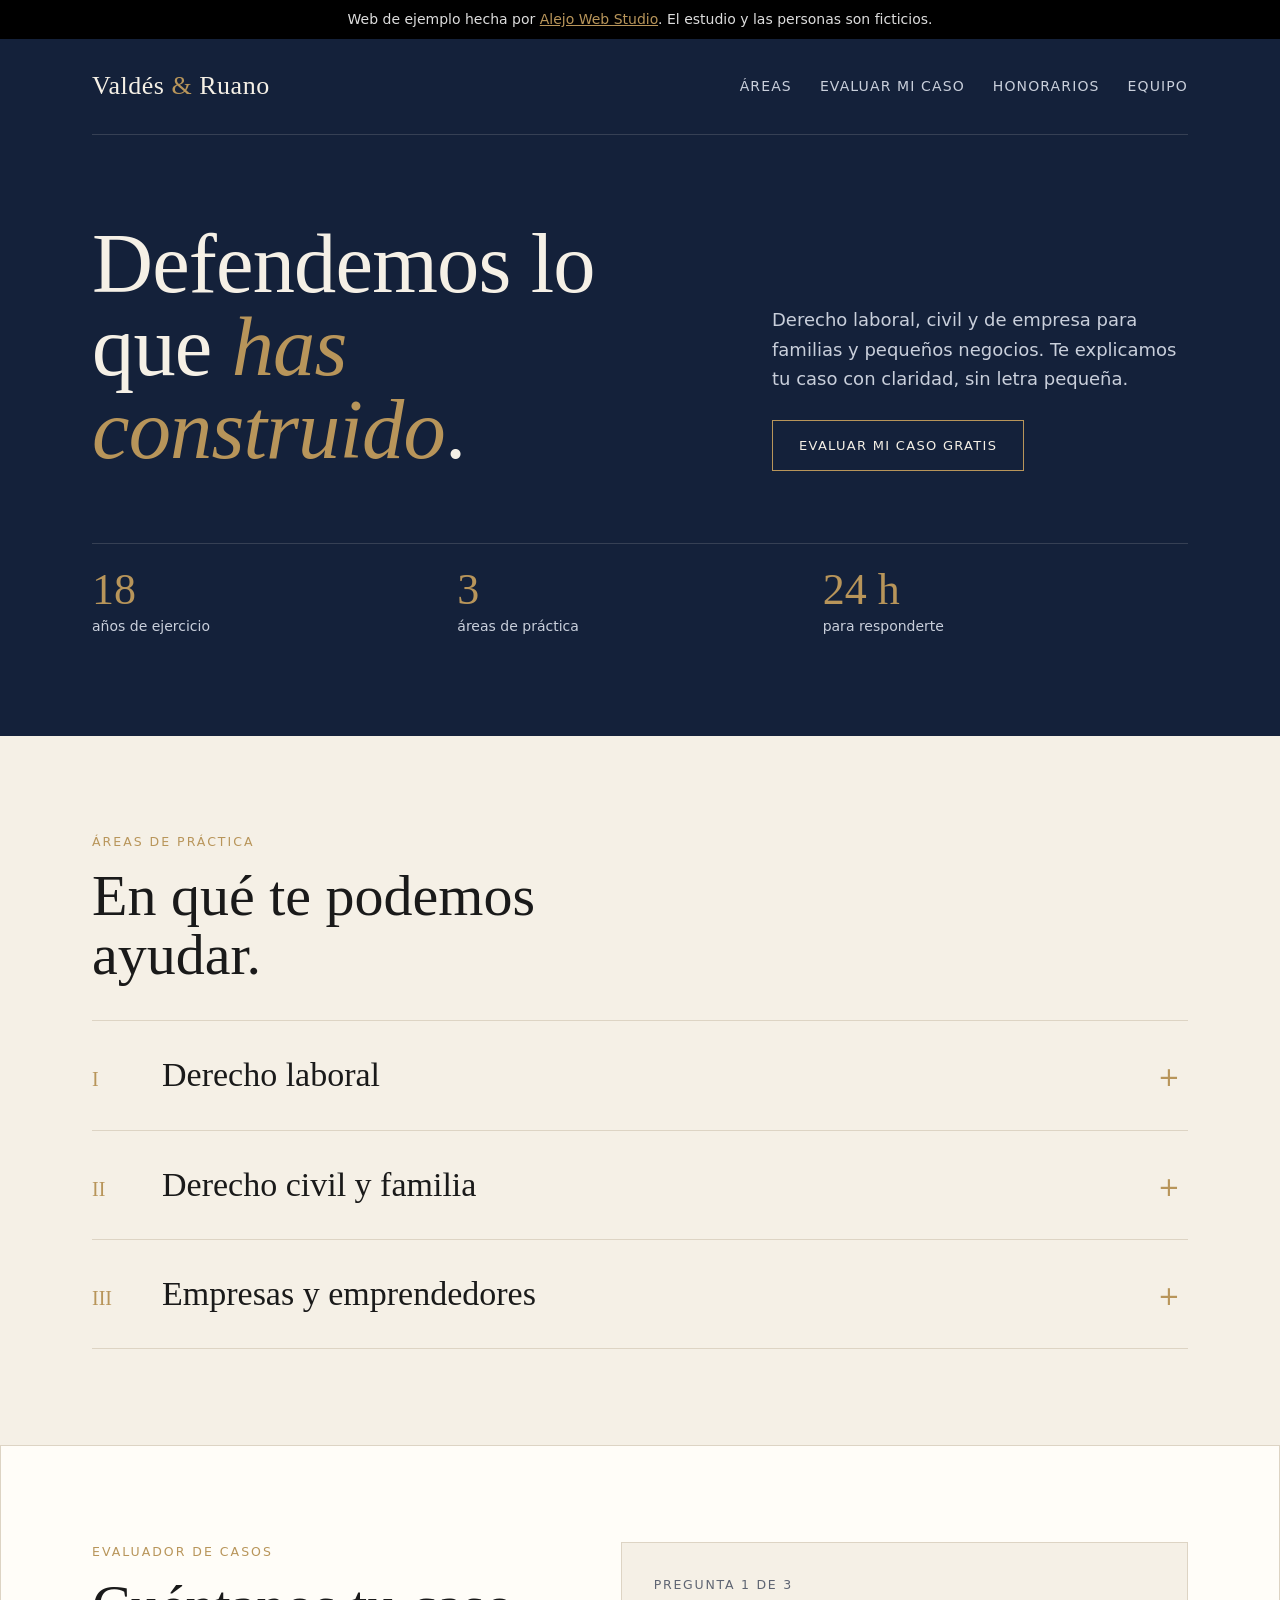
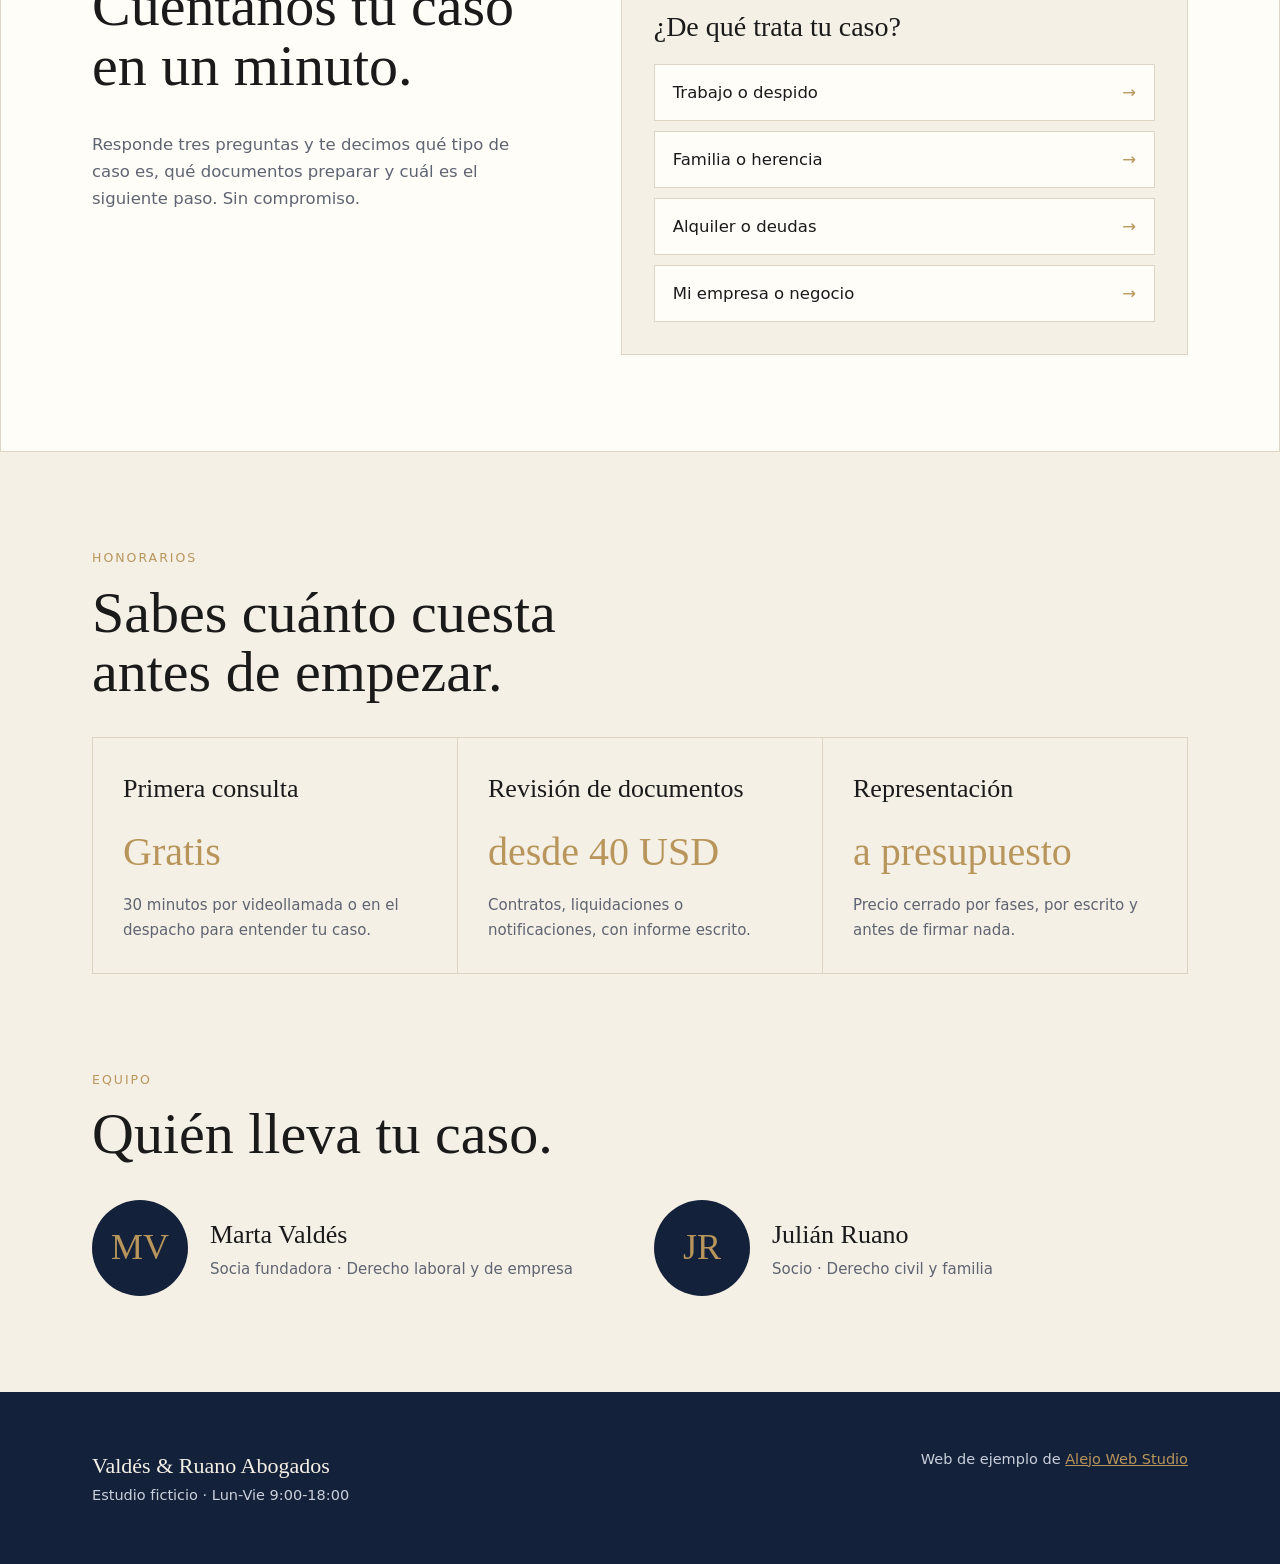
<file: demos/abogados/index.html>
<!doctype html>
<html lang="es">
<head>
<meta charset="utf-8">
<meta name="viewport" content="width=device-width, initial-scale=1">
<meta http-equiv="Content-Security-Policy" content="default-src 'self'; style-src 'self' 'unsafe-inline' https://fonts.googleapis.com; font-src https://fonts.gstatic.com; img-src 'self' data:; script-src 'self'; base-uri 'self'; form-action 'none'; object-src 'none'">
<meta name="referrer" content="strict-origin-when-cross-origin">
<title>Valdés & Ruano Abogados · Web de ejemplo</title>
<meta name="description" content="Web de ejemplo de Alejo Web Studio: estudio jurídico ficticio con evaluador de casos.">
<link rel="icon" href="../../img/logo.svg" type="image/svg+xml">
<link rel="preconnect" href="https://fonts.googleapis.com"><link rel="preconnect" href="https://fonts.gstatic.com" crossorigin>
<link rel="stylesheet" href="https://fonts.googleapis.com/css2?family=Cormorant+Garamond:ital,wght@0,500;0,700;1,500&family=Libre+Franklin:wght@400;500;600&display=swap">
<style>
:root{--navy:#14213A;--navy2:#1C2C4B;--cream:#F5F0E6;--gold:#B8955A;--ink:#1A1A1A;--muted:#5E6472;--line:#DDD4C4;--white:#FFFDF8}
*{box-sizing:border-box;margin:0}
[hidden]{display:none!important}
body{font-family:"Libre Franklin",system-ui,sans-serif;background:var(--cream);color:var(--ink);line-height:1.65;font-size:16.5px}
button,input,textarea{font:inherit;color:inherit}
button{cursor:pointer}
:focus-visible{outline:2px solid var(--gold);outline-offset:3px}
.demo{background:#000;color:#ddd;font-size:14px;text-align:center;padding:8px 16px}
.demo a{color:var(--gold)}
.wrap{max-width:1140px;margin:0 auto;padding:0 22px}
.serif{font-family:"Cormorant Garamond",Georgia,serif}
.hero{background:var(--navy);color:var(--cream);padding:0 0 96px}
.top{display:flex;justify-content:space-between;align-items:center;padding:26px 0;border-bottom:1px solid rgba(245,240,230,.15)}
.mark{font-family:"Cormorant Garamond",serif;font-size:26px;letter-spacing:.02em;text-decoration:none;color:var(--cream)}
.mark b{color:var(--gold);font-weight:500}
.top nav{display:flex;gap:28px;font-size:14px;letter-spacing:.08em;text-transform:uppercase}
.top nav a{color:#C9CFDB;text-decoration:none}
.hero .in{display:grid;grid-template-columns:1.5fr 1fr;gap:56px;align-items:end;padding-top:88px}
.hero h1{font-family:"Cormorant Garamond",serif;font-weight:500;font-size:clamp(46px,6.6vw,92px);line-height:.98;letter-spacing:-.01em}
.hero h1 i{color:var(--gold)}
.hero p{color:#C9CFDB;font-size:18px;max-width:40ch}
.cta{display:inline-block;margin-top:26px;border:1px solid var(--gold);color:var(--cream);text-decoration:none;padding:14px 26px;letter-spacing:.1em;text-transform:uppercase;font-size:13px}
.cta:hover{background:var(--gold);color:var(--navy)}
.kpis{display:grid;grid-template-columns:repeat(3,1fr);margin-top:72px;border-top:1px solid rgba(245,240,230,.15)}
.kpis div{padding:24px 0 0}
.kpis b{display:block;font-family:"Cormorant Garamond",serif;font-size:44px;font-weight:500;color:var(--gold);line-height:1}
.kpis span{color:#C9CFDB;font-size:14px}
section{padding:96px 0}
.eyebrow{font-size:12.5px;letter-spacing:.16em;text-transform:uppercase;color:var(--gold);margin-bottom:14px}
h2{font-family:"Cormorant Garamond",serif;font-weight:500;font-size:clamp(36px,4.6vw,58px);line-height:1.02;margin-bottom:36px;max-width:18ch}
.areas{border-top:1px solid var(--line)}
.area{border-bottom:1px solid var(--line)}
.area button{width:100%;display:grid;grid-template-columns:60px 1fr 30px;gap:10px;align-items:baseline;background:none;border:0;padding:26px 0;text-align:left}
.area .n{font-family:"Cormorant Garamond",serif;color:var(--gold);font-size:20px}
.area .t{font-family:"Cormorant Garamond",serif;font-size:clamp(24px,3vw,34px)}
.area .pl{font-size:26px;color:var(--gold);transition:transform .2s}
.area button[aria-expanded="true"] .pl{transform:rotate(45deg)}
.area .body{display:grid;grid-template-columns:60px 1fr;gap:10px;padding:0 0 28px}
.area .body p{color:var(--muted);max-width:62ch}
.area .body ul{grid-column:2;margin-top:10px;color:var(--muted);padding-left:18px}
.eval{background:var(--white);border:1px solid var(--line)}
.ev{display:grid;grid-template-columns:1fr 1.2fr;gap:56px;align-items:start}
.ev .lead{color:var(--muted);max-width:40ch}
.box{border:1px solid var(--line);background:var(--cream);padding:32px}
.prog{font-size:12.5px;letter-spacing:.14em;text-transform:uppercase;color:var(--muted);margin-bottom:16px}
.q{font-family:"Cormorant Garamond",serif;font-size:28px;line-height:1.15;margin-bottom:20px}
.ch{display:grid;gap:10px}
.ch button{border:1px solid var(--line);background:var(--white);text-align:left;padding:14px 18px;display:flex;justify-content:space-between;gap:10px}
.ch button:hover{border-color:var(--gold)}
.ch button::after{content:"→";color:var(--gold)}
.back{margin-top:18px;background:none;border:0;color:var(--muted);text-decoration:underline;font-size:14px}
.res h3{font-family:"Cormorant Garamond",serif;font-size:30px;font-weight:500;margin-bottom:10px}
.res p{color:var(--muted)}
.res dl{margin:20px 0;display:grid;grid-template-columns:auto 1fr;gap:8px 18px;font-size:15px}
.res dt{color:var(--muted)}
.res textarea,.res input{width:100%;border:1px solid var(--line);background:var(--white);padding:12px;margin-top:8px}
.solid{display:inline-block;margin-top:14px;background:var(--navy);color:var(--cream);border:0;padding:14px 24px;letter-spacing:.1em;text-transform:uppercase;font-size:13px}
.solid:disabled{opacity:.4;cursor:not-allowed}
.fees{display:grid;grid-template-columns:repeat(3,1fr);border-top:1px solid var(--line);border-left:1px solid var(--line)}
.fees div{padding:30px;border-right:1px solid var(--line);border-bottom:1px solid var(--line)}
.fees h3{font-family:"Cormorant Garamond",serif;font-size:26px;font-weight:500}
.fees .p{font-family:"Cormorant Garamond",serif;font-size:40px;color:var(--gold);margin:8px 0}
.fees p:not(.p){color:var(--muted);font-size:15px}
.team{display:grid;grid-template-columns:1fr 1fr;gap:28px}
.m{display:grid;grid-template-columns:96px 1fr;gap:22px;align-items:center}
.m .av{width:96px;height:96px;border-radius:50%;background:var(--navy);color:var(--gold);display:grid;place-items:center;font-family:"Cormorant Garamond",serif;font-size:36px}
.m h3{font-family:"Cormorant Garamond",serif;font-size:26px;font-weight:500}
.m p{color:var(--muted);font-size:15px}
footer{background:var(--navy);color:#C9CFDB;padding:56px 0;font-size:14.5px}
footer .wrap{display:flex;justify-content:space-between;gap:24px;flex-wrap:wrap}
footer a{color:var(--gold)}
@media (max-width:900px){.hero .in,.ev{grid-template-columns:1fr;gap:28px}.top nav{display:none}.fees,.team{grid-template-columns:1fr}}
@media (max-width:560px){.kpis b{font-size:34px}.box{padding:22px}.area button{grid-template-columns:40px 1fr 24px}.area .body{grid-template-columns:40px 1fr}.m{grid-template-columns:72px 1fr}.m .av{width:72px;height:72px;font-size:28px}}
</style>
</head>
<body>
<p class="demo">Web de ejemplo hecha por <a href="../../">Alejo Web Studio</a>. El estudio y las personas son ficticios.</p>
<header class="hero">
  <div class="wrap">
    <div class="top"><a class="mark" href="#">Valdés <b>&amp;</b> Ruano</a><nav><a href="#areas">Áreas</a><a href="#evaluar">Evaluar mi caso</a><a href="#honorarios">Honorarios</a><a href="#equipo">Equipo</a></nav></div>
    <div class="in">
      <h1>Defendemos lo que <i>has construido</i>.</h1>
      <div><p>Derecho laboral, civil y de empresa para familias y pequeños negocios. Te explicamos tu caso con claridad, sin letra pequeña.</p><a class="cta" href="#evaluar">Evaluar mi caso gratis</a></div>
    </div>
    <div class="kpis"><div><b>18</b><span>años de ejercicio</span></div><div><b>3</b><span>áreas de práctica</span></div><div><b>24 h</b><span>para responderte</span></div></div>
  </div>
</header>

<section id="areas">
  <div class="wrap">
    <p class="eyebrow">Áreas de práctica</p>
    <h2>En qué te podemos ayudar.</h2>
    <div class="areas" id="areaList">
      <div class="area"><button aria-expanded="false"><span class="n">I</span><span class="t">Derecho laboral</span><span class="pl">+</span></button><div class="body" hidden><span></span><p>Despidos, liquidaciones, horas extra impagas y acoso laboral. También asesoramos a empresas para evitar conflictos.</p><ul><li>Revisión de liquidación</li><li>Demandas y conciliaciones</li><li>Contratos y reglamentos internos</li></ul></div></div>
      <div class="area"><button aria-expanded="false"><span class="n">II</span><span class="t">Derecho civil y familia</span><span class="pl">+</span></button><div class="body" hidden><span></span><p>Herencias, divorcios, pensiones de alimentos, contratos de alquiler y compraventa de inmuebles.</p><ul><li>Sucesiones y testamentos</li><li>Divorcio de mutuo acuerdo</li><li>Desalojos y deudas</li></ul></div></div>
      <div class="area"><button aria-expanded="false"><span class="n">III</span><span class="t">Empresas y emprendedores</span><span class="pl">+</span></button><div class="body" hidden><span></span><p>Constitución de sociedades, marcas, contratos con clientes y proveedores, y cobro de facturas impagas.</p><ul><li>Constitución de empresa</li><li>Registro de marca</li><li>Cobranza de deudas</li></ul></div></div>
    </div>
  </div>
</section>

<section class="eval" id="evaluar">
  <div class="wrap ev">
    <div><p class="eyebrow">Evaluador de casos</p><h2>Cuéntanos tu caso en un minuto.</h2><p class="lead">Responde tres preguntas y te decimos qué tipo de caso es, qué documentos preparar y cuál es el siguiente paso. Sin compromiso.</p></div>
    <div class="box" id="box" aria-live="polite"></div>
  </div>
</section>

<section id="honorarios">
  <div class="wrap">
    <p class="eyebrow">Honorarios</p>
    <h2>Sabes cuánto cuesta antes de empezar.</h2>
    <div class="fees">
      <div><h3>Primera consulta</h3><p class="p">Gratis</p><p>30 minutos por videollamada o en el despacho para entender tu caso.</p></div>
      <div><h3>Revisión de documentos</h3><p class="p">desde 40 USD</p><p>Contratos, liquidaciones o notificaciones, con informe escrito.</p></div>
      <div><h3>Representación</h3><p class="p">a presupuesto</p><p>Precio cerrado por fases, por escrito y antes de firmar nada.</p></div>
    </div>
  </div>
</section>

<section id="equipo" style="padding-top:0">
  <div class="wrap">
    <p class="eyebrow">Equipo</p>
    <h2>Quién lleva tu caso.</h2>
    <div class="team">
      <div class="m"><div class="av">MV</div><div><h3>Marta Valdés</h3><p>Socia fundadora · Derecho laboral y de empresa</p></div></div>
      <div class="m"><div class="av">JR</div><div><h3>Julián Ruano</h3><p>Socio · Derecho civil y familia</p></div></div>
    </div>
  </div>
</section>
<footer><div class="wrap"><div><span class="serif" style="font-size:22px;color:var(--cream)">Valdés &amp; Ruano Abogados</span><br>Estudio ficticio · Lun-Vie 9:00-18:00</div><div>Web de ejemplo de <a href="../../">Alejo Web Studio</a></div></div></footer>
<script src="estudio.js"></script>
</body>
</html>
</file>
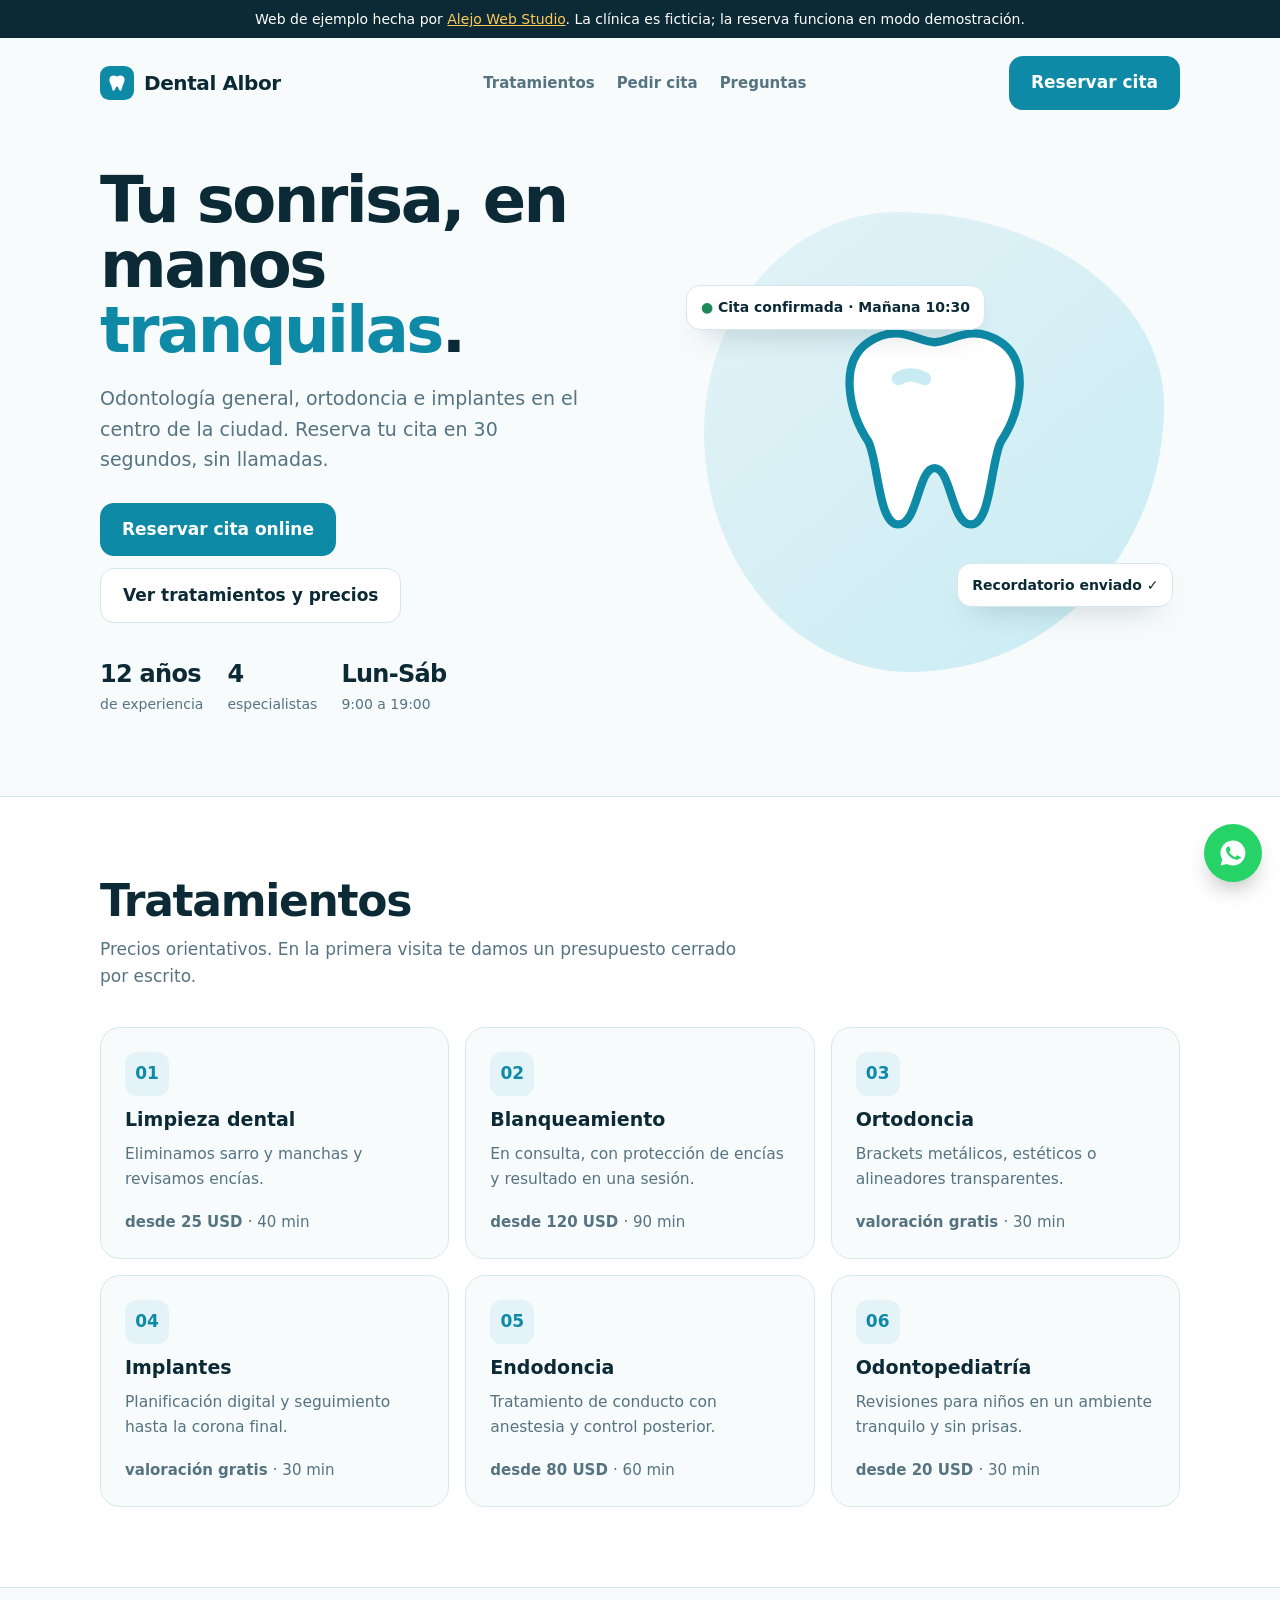
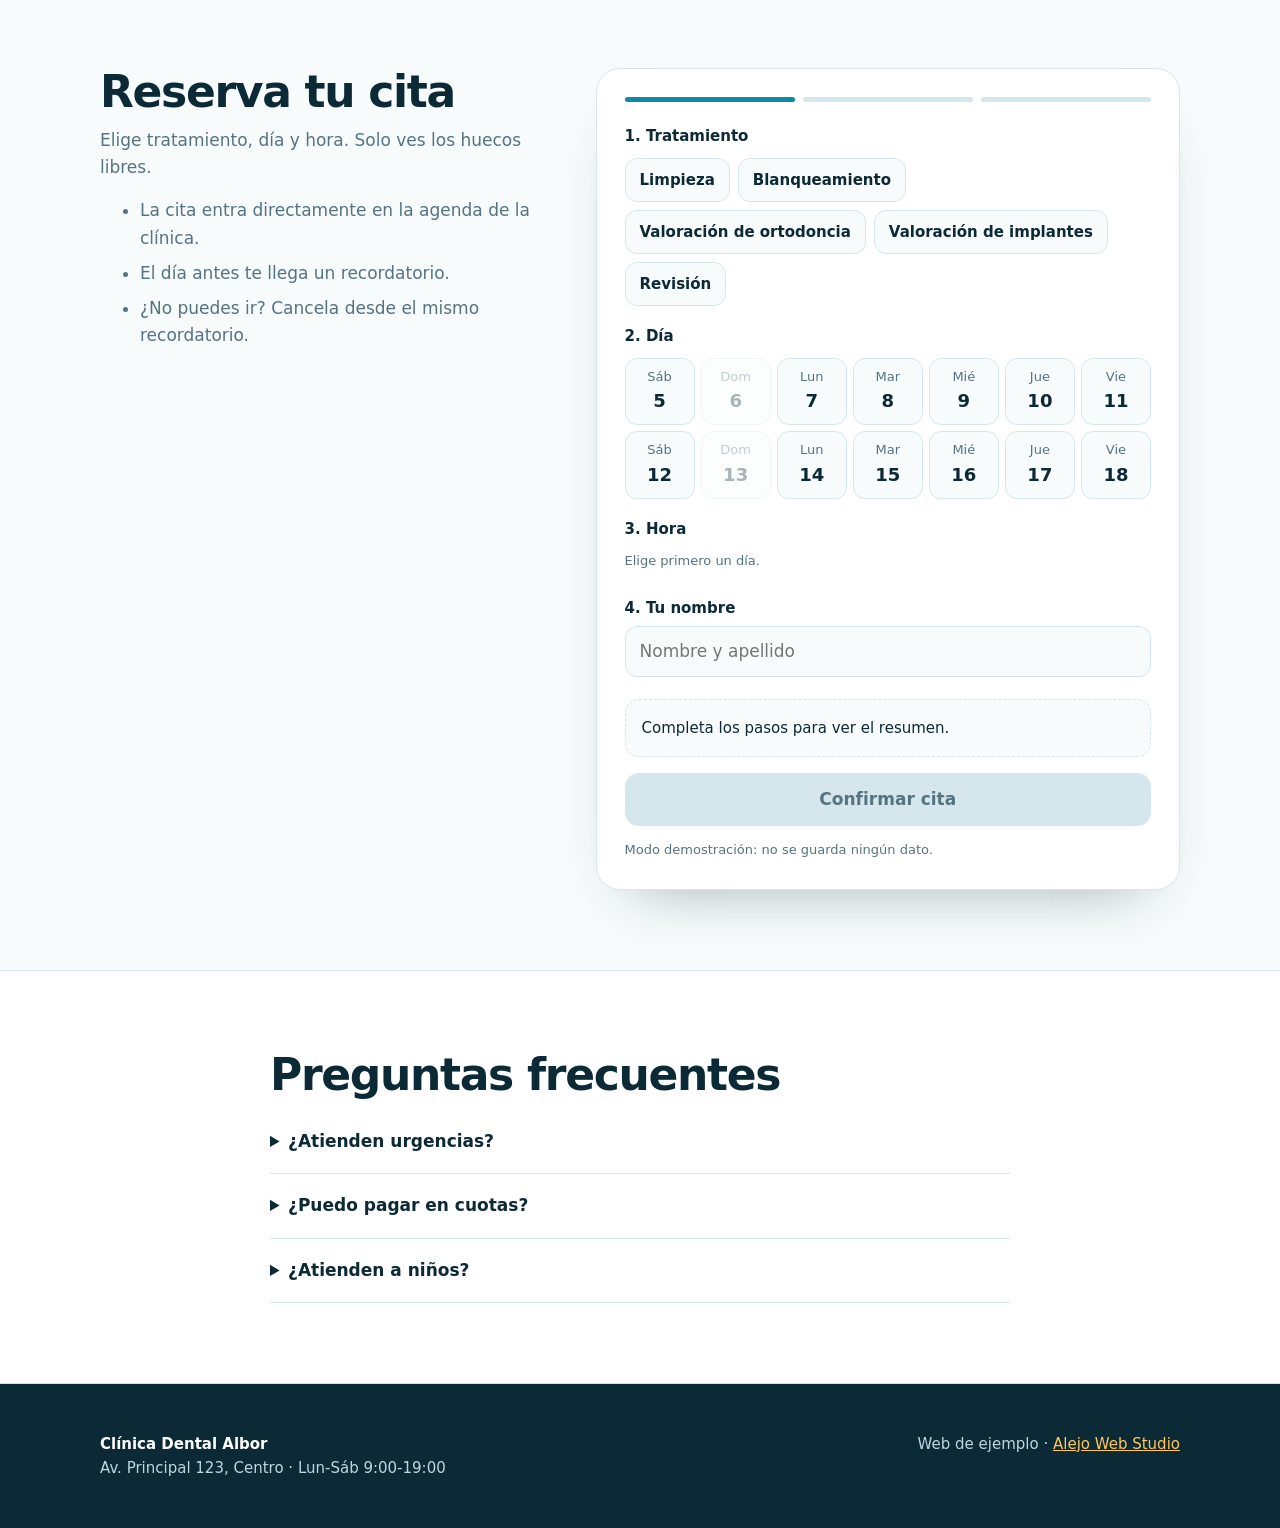
<file: demos/dental/index.html>
<!doctype html>
<html lang="es">
<head>
<meta charset="utf-8">
<meta name="viewport" content="width=device-width, initial-scale=1">
<meta http-equiv="Content-Security-Policy" content="default-src 'self'; style-src 'self' 'unsafe-inline' https://fonts.googleapis.com; font-src https://fonts.gstatic.com; img-src 'self' data:; script-src 'self'; base-uri 'self'; form-action 'none'; object-src 'none'">
<meta name="referrer" content="strict-origin-when-cross-origin">
<title>Clínica Dental Albor · Web de ejemplo</title>
<meta name="description" content="Web de ejemplo de Alejo Web Studio: clínica dental ficticia con reserva de citas.">
<link rel="icon" href="../../img/logo.svg" type="image/svg+xml">
<link rel="preconnect" href="https://fonts.googleapis.com"><link rel="preconnect" href="https://fonts.gstatic.com" crossorigin>
<link rel="stylesheet" href="https://fonts.googleapis.com/css2?family=Manrope:wght@400;500;600;700;800&display=swap">
<style>
:root{--bg:#F7FBFC;--ink:#0C2A36;--muted:#557380;--brand:#0E8AA6;--brand-d:#0B6F86;--soft:#E3F3F7;--line:#D5E7EC;--white:#fff;--sun:#FFC857;--ok:#1C8A5A}
*{box-sizing:border-box;margin:0}
[hidden]{display:none!important}
html{scroll-behavior:smooth}
body{font-family:Manrope,system-ui,sans-serif;color:var(--ink);background:var(--bg);line-height:1.6;font-size:17px}
a{color:inherit}
button{font:inherit;cursor:pointer}
:focus-visible{outline:3px solid var(--sun);outline-offset:3px}
.demo{background:var(--ink);color:#fff;font-size:14px;text-align:center;padding:8px 16px}
.demo a{color:var(--sun)}
.wrap{max-width:1120px;margin:0 auto;padding:0 20px}
.top{display:flex;align-items:center;justify-content:space-between;gap:16px;padding:18px 0}
.brand{display:flex;align-items:center;gap:10px;font-weight:800;font-size:20px;text-decoration:none;letter-spacing:-.02em}
.brand svg{width:34px;height:34px}
.top nav{display:flex;gap:22px;font-weight:600;font-size:15px}
.top nav a{text-decoration:none;color:var(--muted)}
.btn{display:inline-flex;align-items:center;justify-content:center;gap:8px;background:var(--brand);color:#fff;font-weight:700;text-decoration:none;padding:13px 22px;border-radius:14px;border:0}
.btn:hover{background:var(--brand-d)}
.btn.ghost{background:var(--white);color:var(--ink);border:1.5px solid var(--line)}
.hero{display:grid;grid-template-columns:1.1fr 1fr;gap:48px;align-items:center;padding:40px 0 80px}
h1{font-size:clamp(38px,5.4vw,64px);line-height:1.02;letter-spacing:-.04em;font-weight:800}
h1 em{font-style:normal;color:var(--brand)}
.hero p{font-size:19px;color:var(--muted);margin:20px 0 28px;max-width:40ch}
.acts{display:flex;gap:12px;flex-wrap:wrap}
.trust{display:flex;gap:24px;flex-wrap:wrap;margin-top:32px;font-size:14px;color:var(--muted)}
.trust b{display:block;font-size:24px;color:var(--ink);letter-spacing:-.03em}
.art{position:relative;aspect-ratio:1;max-width:460px;justify-self:center;width:100%}
.art .blob{position:absolute;inset:0;border-radius:42% 58% 55% 45%/48% 42% 58% 52%;background:linear-gradient(140deg,var(--soft),#C9ECF4)}
.art svg{position:absolute;inset:14%}
.art .chip{position:absolute;background:var(--white);border:1px solid var(--line);border-radius:14px;padding:10px 14px;font-size:14px;font-weight:600;box-shadow:0 14px 30px -18px rgba(12,42,54,.5)}
.art .c1{left:-4%;top:16%}.art .c2{right:-2%;bottom:14%}
.art .chip span{color:var(--ok)}
section{padding:80px 0}
.alt{background:var(--white);border-block:1px solid var(--line)}
h2{font-size:clamp(30px,3.8vw,44px);letter-spacing:-.03em;line-height:1.08;font-weight:800;margin-bottom:12px}
.sub{color:var(--muted);max-width:60ch;margin-bottom:36px}
.treat{display:grid;grid-template-columns:repeat(3,1fr);gap:16px}
.t{background:var(--bg);border:1px solid var(--line);border-radius:20px;padding:24px;display:flex;flex-direction:column;gap:8px}
.t .ic{width:44px;height:44px;border-radius:12px;background:var(--soft);display:grid;place-items:center;color:var(--brand);font-weight:800}
.t h3{font-size:19px}
.t p{color:var(--muted);font-size:15.5px}
.t .pr{margin-top:auto;font-weight:700;font-size:15px;padding-top:10px}
.t .pr span{color:var(--muted);font-weight:500}
/* Reserva */
.book{display:grid;grid-template-columns:1fr 1.25fr;gap:28px;align-items:start}
.book .info li{margin:8px 0;color:var(--muted)}
.panel{background:var(--white);border:1px solid var(--line);border-radius:24px;padding:28px;box-shadow:0 30px 60px -40px rgba(12,42,54,.45)}
.steps{display:flex;gap:8px;margin-bottom:22px}
.steps span{flex:1;height:5px;border-radius:9px;background:var(--line)}
.steps span.on{background:var(--brand)}
.lbl{font-weight:700;margin:18px 0 10px;font-size:15px}
.lbl:first-of-type{margin-top:0}
.opts{display:flex;flex-wrap:wrap;gap:8px}
.opt{border:1.5px solid var(--line);background:var(--bg);border-radius:12px;padding:9px 14px;font-weight:600;font-size:15px;color:var(--ink)}
.opt[aria-pressed="true"]{border-color:var(--brand);background:var(--soft);color:var(--brand-d)}
.opt:disabled{opacity:.35;text-decoration:line-through;cursor:not-allowed}
.days{display:grid;grid-template-columns:repeat(7,1fr);gap:6px}
.day{border:1.5px solid var(--line);background:var(--bg);border-radius:12px;padding:8px 0;text-align:center;font-size:13px;color:var(--muted)}
.day b{display:block;font-size:18px;color:var(--ink)}
.day[aria-pressed="true"]{border-color:var(--brand);background:var(--soft)}
.day:disabled{opacity:.35;cursor:not-allowed}
.field{display:grid;gap:6px;margin-top:12px}
.field input{font:inherit;border:1.5px solid var(--line);border-radius:12px;padding:11px 14px;background:var(--bg);color:var(--ink)}
.sum{margin-top:22px;padding:16px;border-radius:14px;background:var(--bg);border:1px dashed var(--line);font-size:15px}
.sum b{color:var(--brand-d)}
.go{margin-top:16px;width:100%}
.go:disabled{background:var(--line);color:var(--muted);cursor:not-allowed}
.done{text-align:center;padding:20px 0}
.done .ok{width:64px;height:64px;border-radius:50%;background:#DDF3E8;color:var(--ok);display:grid;place-items:center;margin:0 auto 14px;font-size:30px;font-weight:800}
.done p{color:var(--muted);margin-top:8px}
.note{font-size:13px;color:var(--muted);margin-top:14px}
.faq{max-width:780px}
.faq details{border-bottom:1px solid var(--line);padding:18px 0}
.faq summary{font-weight:700;cursor:pointer}
.faq p{color:var(--muted);margin-top:8px}
footer{background:var(--ink);color:#BFD6DE;padding:48px 0;font-size:15px}
footer .wrap{display:flex;justify-content:space-between;gap:24px;flex-wrap:wrap}
footer b{color:#fff}
.wa{position:fixed;right:max(18px,env(safe-area-inset-right));bottom:max(18px,env(safe-area-inset-bottom));width:58px;height:58px;border-radius:50%;background:#25D366;display:grid;place-items:center;box-shadow:0 12px 26px -10px rgba(0,0,0,.4)}
.wa svg{width:30px;height:30px}
@media (max-width:900px){.hero,.book{grid-template-columns:1fr}.treat{grid-template-columns:1fr 1fr}.top nav{display:none}.art{max-width:340px}}
@media (max-width:560px){.treat{grid-template-columns:1fr}.panel{padding:20px}.days{gap:4px}.day b{font-size:16px}}
</style>
</head>
<body>
<p class="demo">Web de ejemplo hecha por <a href="../../">Alejo Web Studio</a>. La clínica es ficticia; la reserva funciona en modo demostración.</p>
<div class="wrap">
  <header class="top">
    <a class="brand" href="#"><svg viewBox="0 0 40 40" aria-hidden="true"><rect width="40" height="40" rx="11" fill="#0E8AA6"/><path d="M13 12c3-2 5 0 7 0s4-2 7 0c3 2 2 7 0 10-1 2-1 7-3 7s-2-5-4-5-2 5-4 5-2-5-3-7c-2-3-3-8 0-10z" fill="#fff"/></svg>Dental Albor</a>
    <nav><a href="#tratamientos">Tratamientos</a><a href="#reserva">Pedir cita</a><a href="#preguntas">Preguntas</a></nav>
    <a class="btn" href="#reserva">Reservar cita</a>
  </header>
  <section class="hero" style="padding-top:40px">
    <div>
      <h1>Tu sonrisa, en manos <em>tranquilas</em>.</h1>
      <p>Odontología general, ortodoncia e implantes en el centro de la ciudad. Reserva tu cita en 30 segundos, sin llamadas.</p>
      <div class="acts"><a class="btn" href="#reserva">Reservar cita online</a><a class="btn ghost" href="#tratamientos">Ver tratamientos y precios</a></div>
      <div class="trust"><div><b>12 años</b>de experiencia</div><div><b>4</b>especialistas</div><div><b>Lun-Sáb</b>9:00 a 19:00</div></div>
    </div>
    <div class="art" aria-hidden="true">
      <div class="blob"></div>
      <svg viewBox="0 0 200 200"><path d="M60 40c18-12 30 0 40 0s22-12 40 0c18 12 12 42 0 60-6 12-6 50-18 50s-12-34-22-34-10 34-22 34-12-38-18-50C48 82 42 52 60 40z" fill="#fff" stroke="#0E8AA6" stroke-width="5"/><path d="M78 62c6-4 12-2 16 0" stroke="#C9ECF4" stroke-width="8" stroke-linecap="round" fill="none"/></svg>
      <div class="chip c1"><span>●</span> Cita confirmada · Mañana 10:30</div>
      <div class="chip c2">Recordatorio enviado ✓</div>
    </div>
  </section>
</div>

<section class="alt" id="tratamientos">
  <div class="wrap">
    <h2>Tratamientos</h2>
    <p class="sub">Precios orientativos. En la primera visita te damos un presupuesto cerrado por escrito.</p>
    <div class="treat">
      <article class="t"><span class="ic">01</span><h3>Limpieza dental</h3><p>Eliminamos sarro y manchas y revisamos encías.</p><p class="pr">desde 25 USD <span>· 40 min</span></p></article>
      <article class="t"><span class="ic">02</span><h3>Blanqueamiento</h3><p>En consulta, con protección de encías y resultado en una sesión.</p><p class="pr">desde 120 USD <span>· 90 min</span></p></article>
      <article class="t"><span class="ic">03</span><h3>Ortodoncia</h3><p>Brackets metálicos, estéticos o alineadores transparentes.</p><p class="pr">valoración gratis <span>· 30 min</span></p></article>
      <article class="t"><span class="ic">04</span><h3>Implantes</h3><p>Planificación digital y seguimiento hasta la corona final.</p><p class="pr">valoración gratis <span>· 30 min</span></p></article>
      <article class="t"><span class="ic">05</span><h3>Endodoncia</h3><p>Tratamiento de conducto con anestesia y control posterior.</p><p class="pr">desde 80 USD <span>· 60 min</span></p></article>
      <article class="t"><span class="ic">06</span><h3>Odontopediatría</h3><p>Revisiones para niños en un ambiente tranquilo y sin prisas.</p><p class="pr">desde 20 USD <span>· 30 min</span></p></article>
    </div>
  </div>
</section>

<section id="reserva">
  <div class="wrap book">
    <div class="info">
      <h2>Reserva tu cita</h2>
      <p class="sub" style="margin-bottom:16px">Elige tratamiento, día y hora. Solo ves los huecos libres.</p>
      <ul>
        <li>La cita entra directamente en la agenda de la clínica.</li>
        <li>El día antes te llega un recordatorio.</li>
        <li>¿No puedes ir? Cancela desde el mismo recordatorio.</li>
      </ul>
    </div>
    <div class="panel" id="booker">
      <div class="steps" aria-hidden="true"><span class="on" id="s1"></span><span id="s2"></span><span id="s3"></span></div>
      <div id="form">
        <p class="lbl">1. Tratamiento</p>
        <div class="opts" id="treatments"></div>
        <p class="lbl">2. Día</p>
        <div class="days" id="days"></div>
        <p class="lbl">3. Hora</p>
        <div class="opts" id="hours"><span class="note" style="margin:0">Elige primero un día.</span></div>
        <label class="field"><span class="lbl" style="margin:12px 0 0">4. Tu nombre</span><input id="name" autocomplete="name" placeholder="Nombre y apellido"></label>
        <div class="sum" id="sum">Completa los pasos para ver el resumen.</div>
        <button class="btn go" id="go" disabled>Confirmar cita</button>
        <p class="note">Modo demostración: no se guarda ningún dato.</p>
      </div>
      <div class="done" id="done" hidden>
        <div class="ok">✓</div>
        <h3>¡Cita reservada!</h3>
        <p id="doneText"></p>
        <p class="note">En la web real, la cita aparecería ahora en el Google Calendar de la clínica y el paciente recibiría un correo de confirmación.</p>
        <button class="btn ghost" id="again" style="margin-top:16px">Hacer otra reserva</button>
      </div>
    </div>
  </div>
</section>

<section class="alt" id="preguntas">
  <div class="wrap faq">
    <h2>Preguntas frecuentes</h2>
    <details><summary>¿Atienden urgencias?</summary><p>Sí, de lunes a sábado. Escríbenos por WhatsApp y te damos el primer hueco libre del día.</p></details>
    <details><summary>¿Puedo pagar en cuotas?</summary><p>Ortodoncia e implantes se pueden pagar en cuotas mensuales sin intereses.</p></details>
    <details><summary>¿Atienden a niños?</summary><p>Sí, desde los 3 años, con citas más largas para que vengan tranquilos.</p></details>
  </div>
</section>

<footer><div class="wrap"><div><b>Clínica Dental Albor</b><br>Av. Principal 123, Centro · Lun-Sáb 9:00-19:00</div><div>Web de ejemplo · <a href="../../" style="color:#FFC857">Alejo Web Studio</a></div></div></footer>
<a class="wa" href="#reserva" aria-label="Escribir por WhatsApp"><svg viewBox="0 0 24 24" fill="#fff"><path d="M12 2a10 10 0 0 0-8.6 15.1L2 22l5-1.3A10 10 0 1 0 12 2zm5.3 14.1c-.2.6-1.3 1.2-1.8 1.2-.5.1-1 .1-3.3-.8-2.8-1.1-4.6-4-4.7-4.2-.1-.2-1.1-1.5-1.1-2.9s.7-2 1-2.3c.2-.3.5-.3.7-.3h.5c.2 0 .4 0 .6.5l.8 2c.1.2.1.4 0 .5l-.4.6-.4.4c-.1.2-.3.3-.1.6.2.3.8 1.4 1.8 2.2 1.2 1.1 2.2 1.4 2.5 1.6.3.1.5.1.7-.1l.9-1.1c.2-.3.4-.2.7-.1l2 1c.3.1.5.2.5.3.1.2.1.7-.1 1.3z"/></svg></a>
<script src="reserva.js"></script>
</body>
</html>
</file>
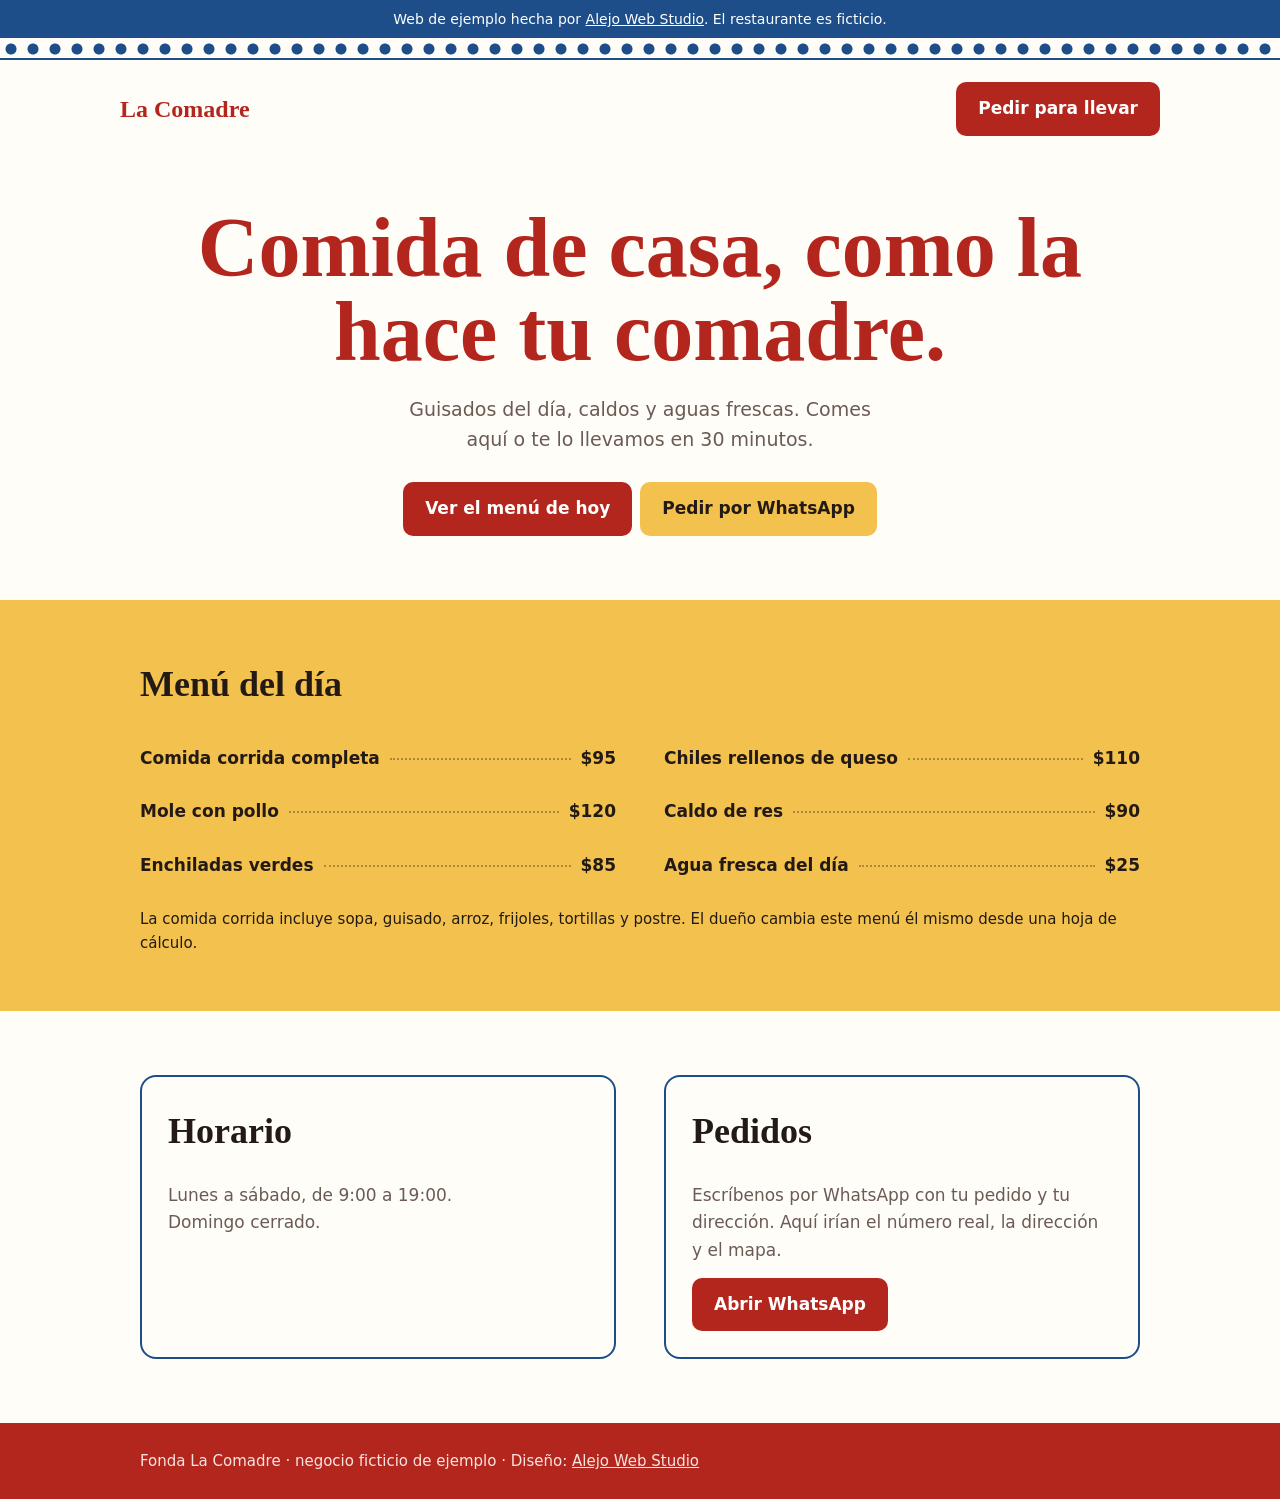
<file: demos/restaurante/index.html>
<!doctype html>
<html lang="es">
<head>
<meta charset="utf-8">
<meta name="viewport" content="width=device-width, initial-scale=1">
<meta http-equiv="Content-Security-Policy" content="default-src 'self'; style-src 'self' 'unsafe-inline' https://fonts.googleapis.com; font-src https://fonts.gstatic.com; img-src 'self' data:; script-src 'none'; base-uri 'self'; form-action 'none'">
<meta name="referrer" content="strict-origin-when-cross-origin">
<title>Fonda La Comadre · Web de ejemplo</title>
<meta name="description" content="Web de ejemplo de Alejo Web Studio para un restaurante ficticio.">
<link rel="preconnect" href="https://fonts.googleapis.com"><link rel="preconnect" href="https://fonts.gstatic.com" crossorigin>
<link href="https://fonts.googleapis.com/css2?family=Fraunces:opsz,wght@9..144,600;9..144,800&family=Work+Sans:wght@400;500;600&display=swap" rel="stylesheet">
<style>
:root{--chile:#B3261E;--corn:#F2C14E;--talavera:#1D4E89;--white:#FFFDF8;--ink:#231A16;--muted:#6B5B53}
*{box-sizing:border-box;margin:0}
body{font-family:"Work Sans",system-ui,sans-serif;color:var(--ink);background:var(--white);line-height:1.6;font-size:17px}
a{color:inherit}
:focus-visible{outline:3px solid var(--talavera);outline-offset:3px}
.demo{background:var(--talavera);color:#fff;font-size:14px;text-align:center;padding:8px 16px}
.tile{height:22px;background:
 radial-gradient(circle at 11px 11px,var(--talavera) 5px,transparent 6px) 0 0/22px 22px,
 linear-gradient(var(--white),var(--white));border-bottom:2px solid var(--talavera)}
.wrap{max-width:1040px;margin:0 auto;padding:0 20px}
.top{display:flex;justify-content:space-between;align-items:center;padding:22px 0}
.name{font-family:Fraunces,serif;font-weight:800;font-size:24px;color:var(--chile);text-decoration:none}
.hero{text-align:center;padding:48px 0 64px}
h1{font-family:Fraunces,serif;font-weight:800;font-size:clamp(42px,7vw,84px);line-height:1;color:var(--chile)}
.hero p{max-width:40ch;margin:20px auto 28px;color:var(--muted);font-size:19px}
.btn{display:inline-block;background:var(--chile);color:#fff;text-decoration:none;font-weight:600;padding:13px 22px;border-radius:10px}
.btn.alt{background:var(--corn);color:var(--ink);margin-left:8px}
.today{background:var(--corn);padding:56px 0}
h2{font-family:Fraunces,serif;font-size:36px;margin-bottom:22px}
.menu{display:grid;grid-template-columns:1fr 1fr;gap:6px 48px}
.item{display:flex;align-items:baseline;gap:10px;padding:10px 0}
.item span:nth-child(2){flex:1;border-bottom:2px dotted rgba(35,26,22,.35);transform:translateY(-4px)}
.item b{font-weight:600}
.note{margin-top:18px;font-size:15px}
section{padding:64px 0}
.two{display:grid;grid-template-columns:1fr 1fr;gap:48px}
.box{border:2px solid var(--talavera);border-radius:16px;padding:26px}
.box p{color:var(--muted)}
footer{background:var(--chile);color:#FBE3DF;padding:26px 0;font-size:15px}
@media (max-width:720px){.menu,.two{grid-template-columns:1fr}.btn.alt{margin:10px 0 0}}
</style>
</head>
<body>
<p class="demo">Web de ejemplo hecha por <a href="../../" style="color:#fff">Alejo Web Studio</a>. El restaurante es ficticio.</p>
<div class="tile" aria-hidden="true"></div>
<div class="wrap top"><a class="name" href="#">La Comadre</a><a class="btn" href="#pedir">Pedir para llevar</a></div>
<div class="hero wrap">
  <h1>Comida de casa, como la hace tu comadre.</h1>
  <p>Guisados del día, caldos y aguas frescas. Comes aquí o te lo llevamos en 30 minutos.</p>
  <a class="btn" href="#menu">Ver el menú de hoy</a><a class="btn alt" href="#pedir">Pedir por WhatsApp</a>
</div>

<div class="today" id="menu">
  <div class="wrap">
    <h2>Menú del día</h2>
    <div class="menu">
      <div class="item"><b>Comida corrida completa</b><span></span><b>$95</b></div>
      <div class="item"><b>Chiles rellenos de queso</b><span></span><b>$110</b></div>
      <div class="item"><b>Mole con pollo</b><span></span><b>$120</b></div>
      <div class="item"><b>Caldo de res</b><span></span><b>$90</b></div>
      <div class="item"><b>Enchiladas verdes</b><span></span><b>$85</b></div>
      <div class="item"><b>Agua fresca del día</b><span></span><b>$25</b></div>
    </div>
    <p class="note">La comida corrida incluye sopa, guisado, arroz, frijoles, tortillas y postre. El dueño cambia este menú él mismo desde una hoja de cálculo.</p>
  </div>
</div>

<section id="pedir">
  <div class="wrap two">
    <div class="box"><h2>Horario</h2><p>Lunes a sábado, de 9:00 a 19:00.<br>Domingo cerrado.</p></div>
    <div class="box"><h2>Pedidos</h2><p>Escríbenos por WhatsApp con tu pedido y tu dirección. Aquí irían el número real, la dirección y el mapa.</p><p style="margin-top:14px"><a class="btn" href="#">Abrir WhatsApp</a></p></div>
  </div>
</section>
<footer><div class="wrap">Fonda La Comadre · negocio ficticio de ejemplo · Diseño: <a href="../../">Alejo Web Studio</a></div></footer>
</body>
</html>
</file>
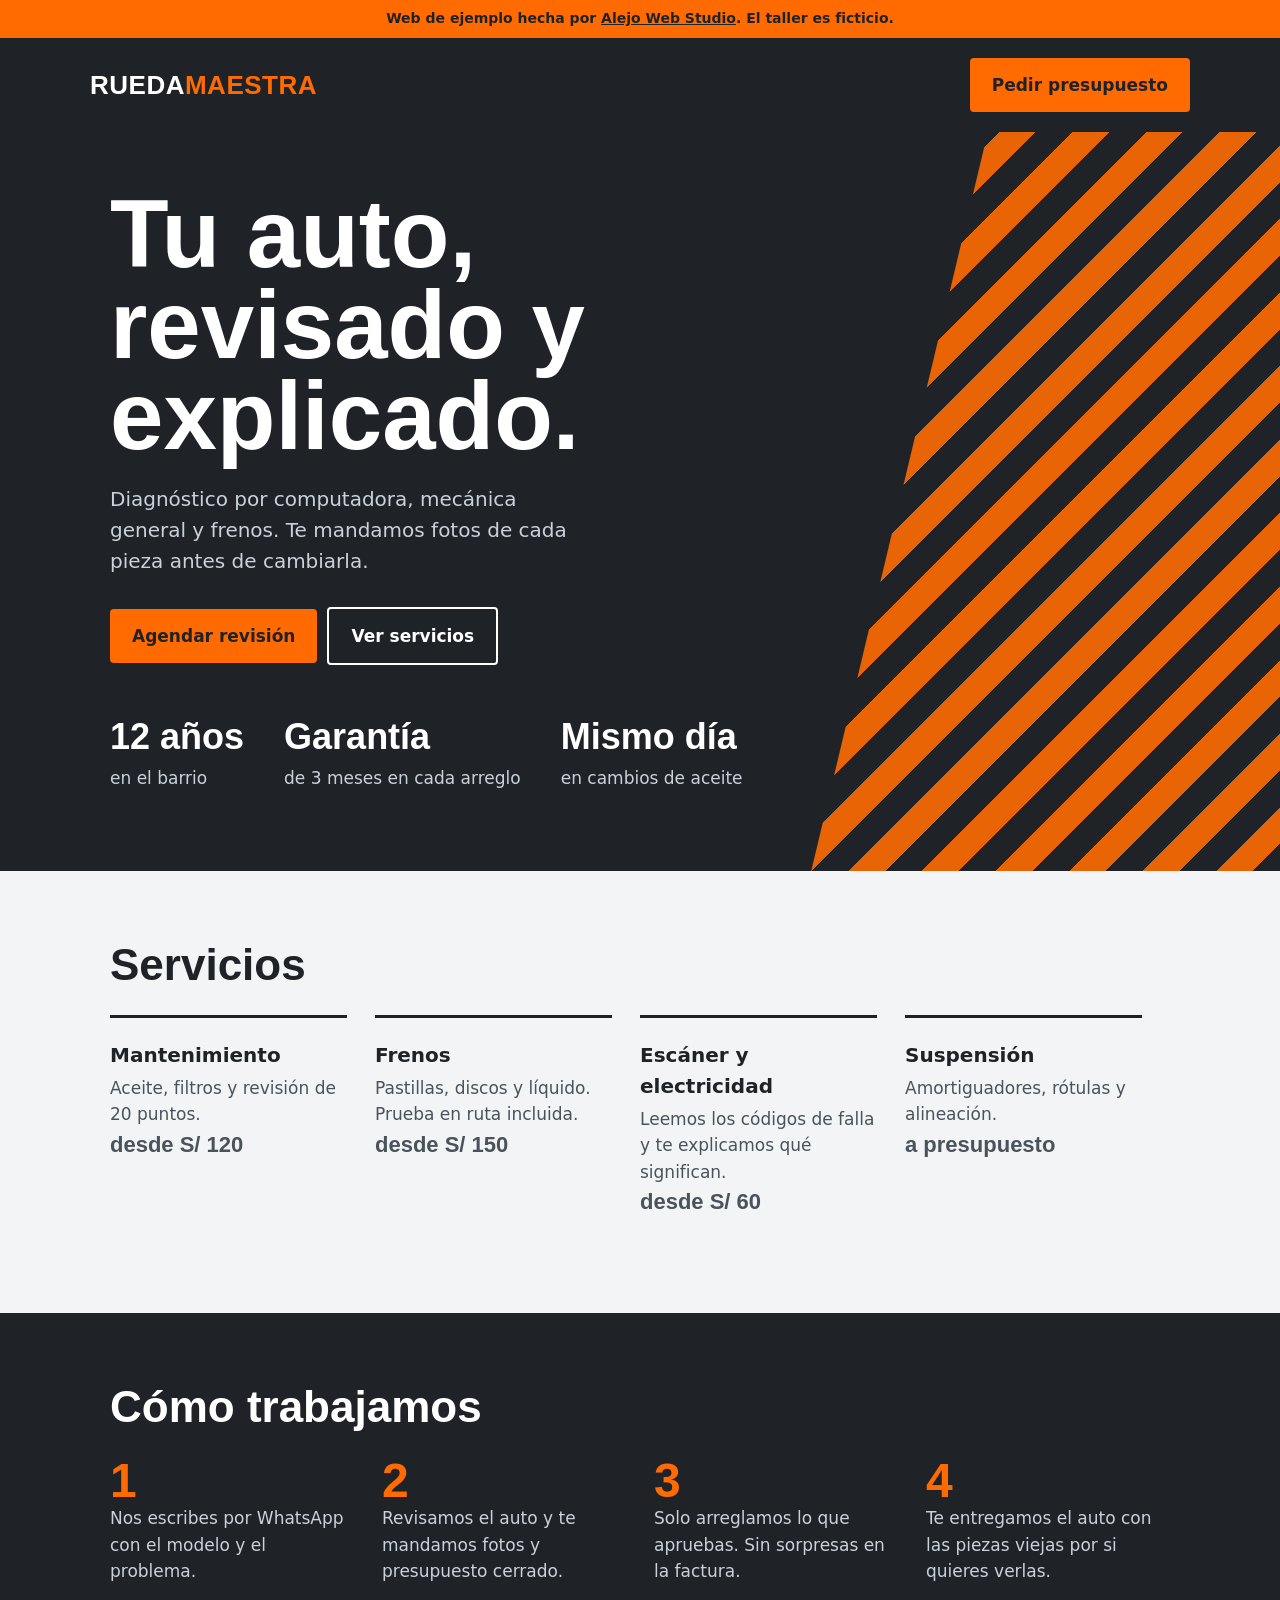
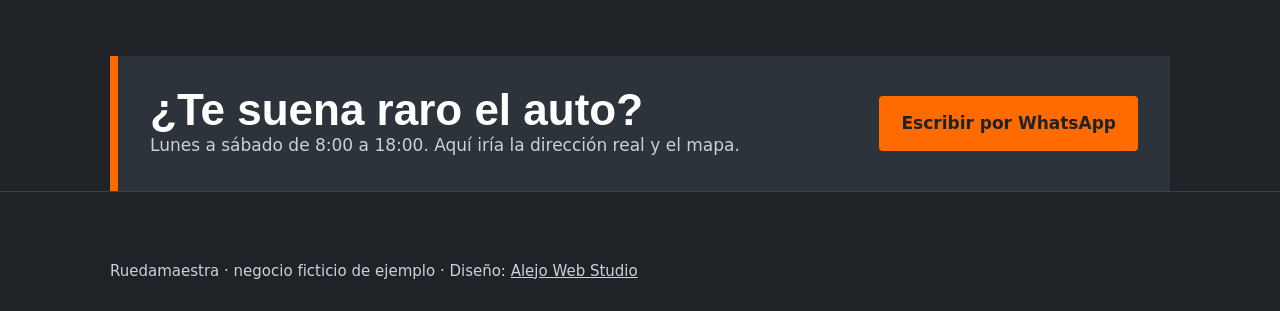
<file: demos/taller/index.html>
<!doctype html>
<html lang="es">
<head>
<meta charset="utf-8">
<meta name="viewport" content="width=device-width, initial-scale=1">
<meta http-equiv="Content-Security-Policy" content="default-src 'self'; style-src 'self' 'unsafe-inline' https://fonts.googleapis.com; font-src https://fonts.gstatic.com; img-src 'self' data:; script-src 'none'; base-uri 'self'; form-action 'none'">
<meta name="referrer" content="strict-origin-when-cross-origin">
<title>Ruedamaestra Taller Automotriz · Web de ejemplo</title>
<meta name="description" content="Web de ejemplo de Alejo Web Studio para un taller mecánico ficticio.">
<link rel="preconnect" href="https://fonts.googleapis.com"><link rel="preconnect" href="https://fonts.gstatic.com" crossorigin>
<link href="https://fonts.googleapis.com/css2?family=Barlow+Condensed:wght@600;800&family=Barlow:wght@400;500;600&display=swap" rel="stylesheet">
<style>
:root{--graphite:#1F2328;--steel:#2C333A;--orange:#FF6B00;--fog:#C9D1D9;--paper:#F2F4F6}
*{box-sizing:border-box;margin:0}
body{font-family:Barlow,system-ui,sans-serif;background:var(--graphite);color:#fff;line-height:1.55;font-size:17px}
a{color:inherit}
:focus-visible{outline:3px solid var(--orange);outline-offset:3px}
.demo{background:var(--orange);color:#1F2328;font-size:14px;text-align:center;padding:8px 16px;font-weight:600}
.wrap{max-width:1100px;margin:0 auto;padding:0 20px}
.top{display:flex;justify-content:space-between;align-items:center;padding:20px 0}
.logo{font-family:"Barlow Condensed",sans-serif;font-weight:800;font-size:26px;letter-spacing:.5px;text-decoration:none}
.logo span{color:var(--orange)}
.hero{position:relative;overflow:hidden;padding:56px 0 80px}
.hero:after{content:"";position:absolute;right:-120px;top:0;bottom:0;width:46%;background:repeating-linear-gradient(-45deg,var(--orange) 0 26px,transparent 26px 52px);opacity:.9;clip-path:polygon(30% 0,100% 0,100% 100%,0 100%)}
.hero .wrap{position:relative;z-index:1}
h1{font-family:"Barlow Condensed",sans-serif;font-weight:800;font-size:clamp(46px,8vw,96px);line-height:.95;max-width:11ch}
.hero p{font-size:20px;color:var(--fog);max-width:36ch;margin:22px 0 30px}
.btn{display:inline-block;background:var(--orange);color:#1F2328;font-weight:600;padding:14px 22px;text-decoration:none;border-radius:4px}
.btn.line{background:transparent;color:#fff;border:2px solid #fff;margin-left:10px}
.facts{display:flex;gap:40px;flex-wrap:wrap;margin-top:44px;color:var(--fog)}
.facts strong{display:block;font-family:"Barlow Condensed",sans-serif;font-size:36px;color:#fff}
section{padding:72px 0}
.light{background:var(--paper);color:var(--graphite)}
h2{font-family:"Barlow Condensed",sans-serif;font-weight:800;font-size:44px;line-height:1;margin-bottom:28px}
.list{display:grid;grid-template-columns:repeat(auto-fit,minmax(240px,1fr));gap:0}
.list div{padding:22px 0;border-top:3px solid var(--graphite);margin-right:28px}
.list h3{font-size:20px;margin-bottom:4px}
.list p{color:#4A535C}
.price{font-family:"Barlow Condensed",sans-serif;font-size:22px;color:var(--orange);font-weight:600}
.steps{display:grid;grid-template-columns:repeat(auto-fit,minmax(220px,1fr));gap:28px}
.steps b{font-family:"Barlow Condensed",sans-serif;font-size:48px;color:var(--orange);display:block;line-height:1}
.steps p{color:var(--fog)}
.cta{background:var(--steel);border-left:8px solid var(--orange);padding:32px;display:flex;justify-content:space-between;align-items:center;gap:20px;flex-wrap:wrap}
footer{padding:28px 0;color:var(--fog);font-size:15px;border-top:1px solid #3A424A}
@media (max-width:700px){.hero:after{width:100%;opacity:.15;clip-path:none}.btn.line{margin:10px 0 0}}
</style>
</head>
<body>
<p class="demo">Web de ejemplo hecha por <a href="../../">Alejo Web Studio</a>. El taller es ficticio.</p>
<div class="wrap top">
  <a class="logo" href="#">RUEDA<span>MAESTRA</span></a>
  <a class="btn" href="#cita">Pedir presupuesto</a>
</div>
<div class="hero">
  <div class="wrap">
    <h1>Tu auto, revisado y explicado.</h1>
    <p>Diagnóstico por computadora, mecánica general y frenos. Te mandamos fotos de cada pieza antes de cambiarla.</p>
    <a class="btn" href="#cita">Agendar revisión</a><a class="btn line" href="#servicios">Ver servicios</a>
    <div class="facts"><div><strong>12 años</strong>en el barrio</div><div><strong>Garantía</strong>de 3 meses en cada arreglo</div><div><strong>Mismo día</strong>en cambios de aceite</div></div>
  </div>
</div>

<section class="light" id="servicios">
  <div class="wrap">
    <h2>Servicios</h2>
    <div class="list">
      <div><h3>Mantenimiento</h3><p>Aceite, filtros y revisión de 20 puntos.</p><p class="price">desde S/ 120</p></div>
      <div><h3>Frenos</h3><p>Pastillas, discos y líquido. Prueba en ruta incluida.</p><p class="price">desde S/ 150</p></div>
      <div><h3>Escáner y electricidad</h3><p>Leemos los códigos de falla y te explicamos qué significan.</p><p class="price">desde S/ 60</p></div>
      <div><h3>Suspensión</h3><p>Amortiguadores, rótulas y alineación.</p><p class="price">a presupuesto</p></div>
    </div>
  </div>
</section>

<section>
  <div class="wrap">
    <h2>Cómo trabajamos</h2>
    <div class="steps">
      <div><b>1</b><p>Nos escribes por WhatsApp con el modelo y el problema.</p></div>
      <div><b>2</b><p>Revisamos el auto y te mandamos fotos y presupuesto cerrado.</p></div>
      <div><b>3</b><p>Solo arreglamos lo que apruebas. Sin sorpresas en la factura.</p></div>
      <div><b>4</b><p>Te entregamos el auto con las piezas viejas por si quieres verlas.</p></div>
    </div>
  </div>
</section>

<div class="wrap" id="cita">
  <div class="cta">
    <div><h2 style="margin:0">¿Te suena raro el auto?</h2><p style="color:var(--fog)">Lunes a sábado de 8:00 a 18:00. Aquí iría la dirección real y el mapa.</p></div>
    <a class="btn" href="#">Escribir por WhatsApp</a>
  </div>
</div>
<footer><div class="wrap" style="margin-top:40px">Ruedamaestra · negocio ficticio de ejemplo · Diseño: <a href="../../">Alejo Web Studio</a></div></footer>
</body>
</html>
</file>
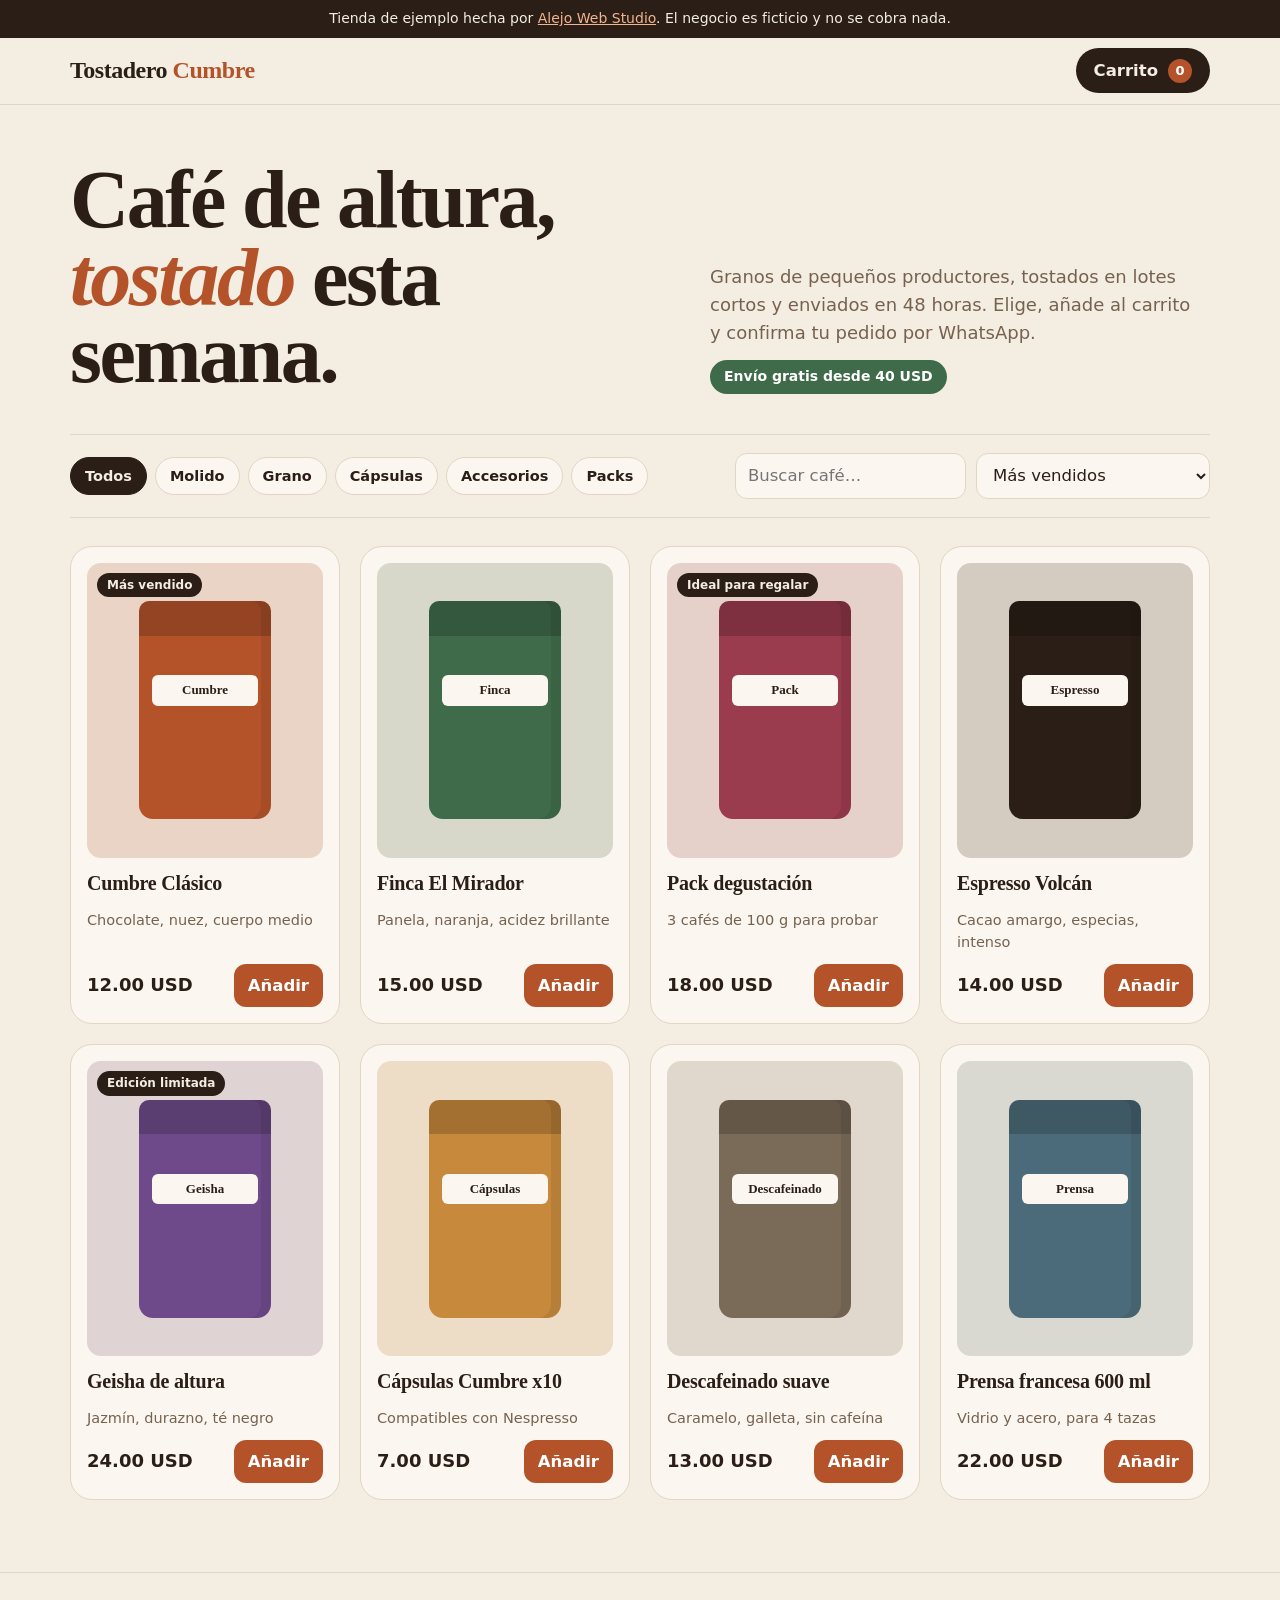
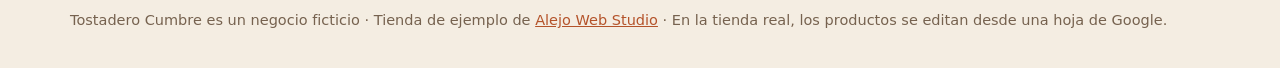
<file: demos/tienda/index.html>
<!doctype html>
<html lang="es">
<head>
<meta charset="utf-8">
<meta name="viewport" content="width=device-width, initial-scale=1">
<meta http-equiv="Content-Security-Policy" content="default-src 'self'; style-src 'self' 'unsafe-inline' https://fonts.googleapis.com; font-src https://fonts.gstatic.com; img-src 'self' data:; script-src 'self'; base-uri 'self'; form-action 'none'; object-src 'none'">
<meta name="referrer" content="strict-origin-when-cross-origin">
<title>Tostadero Cumbre · Tienda de ejemplo</title>
<meta name="description" content="Tienda online de ejemplo de Alejo Web Studio: café de especialidad con carrito y pedido por WhatsApp.">
<link rel="icon" href="../../img/logo.svg" type="image/svg+xml">
<link rel="preconnect" href="https://fonts.googleapis.com"><link rel="preconnect" href="https://fonts.gstatic.com" crossorigin>
<link rel="stylesheet" href="https://fonts.googleapis.com/css2?family=Fraunces:opsz,wght@9..144,600;9..144,800&family=Work+Sans:wght@400;500;600&display=swap">
<style>
:root{--paper:#F4EDE2;--card:#FBF7F0;--ink:#2A1E16;--muted:#76624F;--rust:#B4532A;--rust-d:#923F1D;--line:#E2D5C3;--green:#3F6B4A}
*{box-sizing:border-box;margin:0}
[hidden]{display:none!important}
body{font-family:"Work Sans",system-ui,sans-serif;background:var(--paper);color:var(--ink);line-height:1.55;font-size:16.5px}
button,input,select{font:inherit;color:inherit}
button{cursor:pointer}
:focus-visible{outline:3px solid var(--rust);outline-offset:2px}
.demo{background:var(--ink);color:var(--paper);font-size:14px;text-align:center;padding:8px 16px}
.demo a{color:#F2B48F}
.wrap{max-width:1180px;margin:0 auto;padding:0 20px}
.top{position:sticky;top:0;z-index:5;background:color-mix(in srgb,var(--paper) 92%,transparent);backdrop-filter:blur(8px);border-bottom:1px solid var(--line)}
.top .wrap{display:flex;align-items:center;justify-content:space-between;gap:16px;min-height:66px}
.logo{font-family:Fraunces,serif;font-weight:800;font-size:24px;letter-spacing:-.02em;text-decoration:none;color:var(--ink)}
.logo span{color:var(--rust)}
.cartbtn{display:inline-flex;align-items:center;gap:10px;background:var(--ink);color:var(--paper);border:0;border-radius:999px;padding:10px 18px;font-weight:600}
.cartbtn b{background:var(--rust);color:#fff;border-radius:999px;min-width:24px;height:24px;display:grid;place-items:center;font-size:13px;padding:0 6px}
.hero{display:grid;grid-template-columns:1.2fr 1fr;gap:40px;align-items:end;padding:56px 0 40px}
.hero h1{font-family:Fraunces,serif;font-weight:800;font-size:clamp(42px,6.4vw,84px);line-height:.95;letter-spacing:-.03em}
.hero h1 i{color:var(--rust);font-style:italic;font-weight:600}
.hero p{color:var(--muted);font-size:18px;max-width:42ch}
.ship{display:inline-block;margin-top:14px;background:var(--green);color:#fff;border-radius:999px;padding:6px 14px;font-size:14px;font-weight:600}
.bar{display:flex;flex-wrap:wrap;gap:12px;align-items:center;justify-content:space-between;padding:18px 0;border-top:1px solid var(--line);border-bottom:1px solid var(--line)}
.chips{display:flex;flex-wrap:wrap;gap:8px}
.chip{border:1.5px solid var(--line);background:var(--card);border-radius:999px;padding:7px 14px;font-weight:600;font-size:14.5px}
.chip[aria-pressed="true"]{background:var(--ink);border-color:var(--ink);color:var(--paper)}
.tools{display:flex;gap:10px;flex-wrap:wrap}
.tools input,.tools select{border:1.5px solid var(--line);background:var(--card);border-radius:12px;padding:9px 12px;min-width:0}
.grid{display:grid;grid-template-columns:repeat(4,1fr);gap:20px;padding:28px 0 72px}
.p{background:var(--card);border:1px solid var(--line);border-radius:22px;padding:16px;display:flex;flex-direction:column;gap:10px;min-width:0}
.bag{aspect-ratio:4/5;border-radius:14px;display:grid;place-items:center;position:relative;overflow:hidden}
.bag .pk{width:56%;height:74%;border-radius:10px 10px 14px 14px;background:var(--c);position:relative;box-shadow:inset -10px 0 0 rgba(0,0,0,.08)}
.bag .pk::before{content:"";position:absolute;left:0;right:0;top:0;height:16%;background:rgba(0,0,0,.18);border-radius:10px 10px 0 0}
.bag .pk span{position:absolute;left:10%;right:10%;top:34%;background:var(--card);border-radius:6px;padding:8px 6px;font-family:Fraunces,serif;font-weight:800;font-size:13px;text-align:center;line-height:1.1}
.bag .tag{position:absolute;left:10px;top:10px;background:var(--ink);color:var(--paper);font-size:12px;font-weight:600;border-radius:999px;padding:3px 10px}
.p h3{font-family:Fraunces,serif;font-size:20px;letter-spacing:-.01em}
.p .notes{color:var(--muted);font-size:14.5px}
.p .row{margin-top:auto;display:flex;align-items:center;justify-content:space-between;gap:8px}
.p .price{font-weight:600;font-size:18px}
.add{background:var(--rust);color:#fff;border:0;border-radius:12px;padding:9px 14px;font-weight:600}
.add:hover{background:var(--rust-d)}
.add.ok{background:var(--green)}
.empty{grid-column:1/-1;text-align:center;color:var(--muted);padding:40px 0}
/* carrito */
.scrim{position:fixed;inset:0;background:rgba(42,30,22,.45);z-index:20}
.drawer{position:fixed;top:0;right:0;bottom:0;width:min(420px,100%);background:var(--card);z-index:21;display:flex;flex-direction:column;box-shadow:-20px 0 50px -20px rgba(0,0,0,.4);padding-bottom:env(safe-area-inset-bottom)}
.dh{display:flex;justify-content:space-between;align-items:center;padding:20px 22px;border-bottom:1px solid var(--line)}
.dh h2{font-family:Fraunces,serif;font-size:24px}
.x{border:0;background:none;font-size:28px;line-height:1}
.items{flex:1;overflow:auto;padding:12px 22px}
.it{display:grid;grid-template-columns:1fr auto;gap:6px 12px;padding:14px 0;border-bottom:1px dashed var(--line)}
.it .n{font-weight:600}
.it .q{display:flex;align-items:center;gap:8px}
.it .q button{width:30px;height:30px;border-radius:9px;border:1.5px solid var(--line);background:var(--paper);font-weight:700}
.it .s{color:var(--muted);font-size:14px}
.df{padding:18px 22px;border-top:1px solid var(--line);display:grid;gap:10px}
.df label{display:grid;gap:4px;font-size:14px;font-weight:600}
.df input,.df select{border:1.5px solid var(--line);background:var(--paper);border-radius:10px;padding:9px 12px}
.tot{display:flex;justify-content:space-between;font-size:15px}
.tot.big{font-size:20px;font-weight:600;font-family:Fraunces,serif}
.send{display:block;text-align:center;background:#1F8F4E;color:#fff;text-decoration:none;font-weight:600;border-radius:12px;padding:13px}
.send[aria-disabled="true"]{background:var(--line);color:var(--muted);pointer-events:none}
.small{font-size:12.5px;color:var(--muted)}
footer{border-top:1px solid var(--line);padding:36px 0;color:var(--muted);font-size:14.5px}
@media (max-width:1000px){.grid{grid-template-columns:repeat(3,1fr)}}
@media (max-width:760px){.grid{grid-template-columns:1fr 1fr;gap:12px}.hero{grid-template-columns:1fr;padding-top:36px}.p{padding:12px}.p h3{font-size:17px}.p .row{flex-direction:column;align-items:stretch}}
</style>
</head>
<body>
<p class="demo">Tienda de ejemplo hecha por <a href="../../">Alejo Web Studio</a>. El negocio es ficticio y no se cobra nada.</p>
<header class="top"><div class="wrap">
  <a class="logo" href="#">Tostadero <span>Cumbre</span></a>
  <button class="cartbtn" id="openCart" aria-haspopup="dialog">Carrito <b id="count">0</b></button>
</div></header>
<main class="wrap">
  <section class="hero">
    <h1>Café de altura, <i>tostado</i> esta semana.</h1>
    <div><p>Granos de pequeños productores, tostados en lotes cortos y enviados en 48 horas. Elige, añade al carrito y confirma tu pedido por WhatsApp.</p><span class="ship">Envío gratis desde 40 USD</span></div>
  </section>
  <div class="bar">
    <div class="chips" id="cats" role="group" aria-label="Filtrar por tipo"></div>
    <div class="tools">
      <input id="q" type="search" placeholder="Buscar café…" aria-label="Buscar">
      <select id="sort" aria-label="Ordenar"><option value="pop">Más vendidos</option><option value="asc">Precio: menor a mayor</option><option value="desc">Precio: mayor a menor</option></select>
    </div>
  </div>
  <div class="grid" id="grid" aria-live="polite"></div>
</main>
<footer><div class="wrap">Tostadero Cumbre es un negocio ficticio · Tienda de ejemplo de <a href="../../" style="color:var(--rust)">Alejo Web Studio</a> · En la tienda real, los productos se editan desde una hoja de Google.</div></footer>

<div class="scrim" id="scrim" hidden></div>
<aside class="drawer" id="drawer" role="dialog" aria-modal="true" aria-labelledby="cartTitle" hidden>
  <div class="dh"><h2 id="cartTitle">Tu pedido</h2><button class="x" id="closeCart" aria-label="Cerrar">×</button></div>
  <div class="items" id="items"></div>
  <div class="df">
    <label>Nombre<input id="cname" autocomplete="name" placeholder="Para el pedido"></label>
    <label>Entrega<select id="zone"><option value="0">Recojo en tienda (gratis)</option><option value="3">Envío en la ciudad (3 USD)</option><option value="6">Envío nacional (6 USD)</option></select></label>
    <div class="tot"><span>Subtotal</span><span id="sub">0.00 USD</span></div>
    <div class="tot"><span>Envío</span><span id="shipv">0.00 USD</span></div>
    <div class="tot big"><span>Total</span><span id="total">0.00 USD</span></div>
    <a class="send" id="send" href="#" target="_blank" rel="noopener" aria-disabled="true">Enviar pedido por WhatsApp</a>
    <p class="small">Demostración: el botón abre WhatsApp con el pedido escrito para que elijas a quién enviarlo. En la tienda real va directo al negocio, o se cobra con tarjeta.</p>
  </div>
</aside>
<script src="tienda.js"></script>
</body>
</html>
</file>
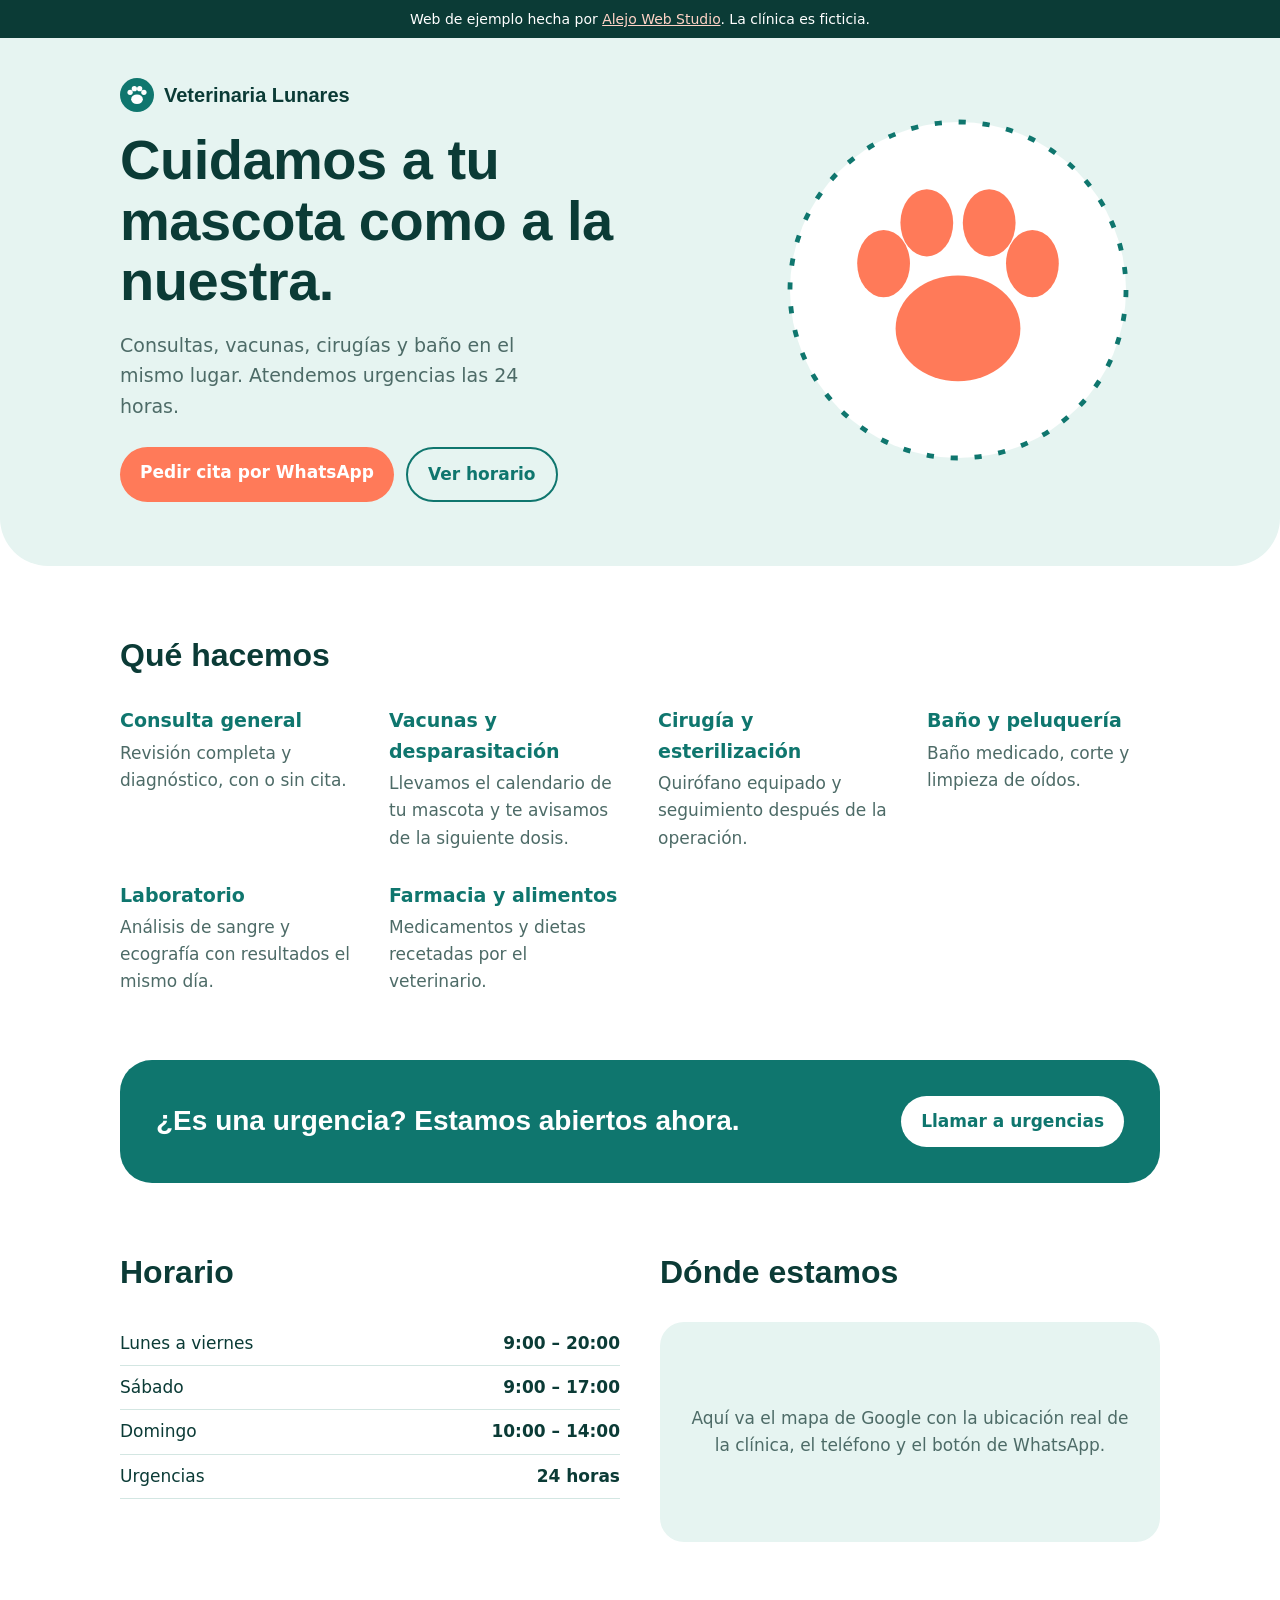
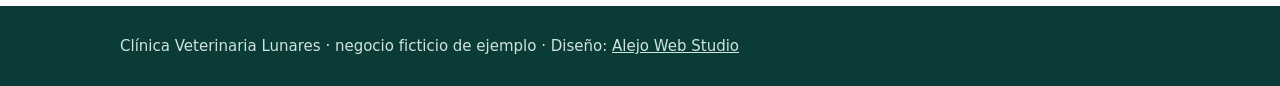
<file: demos/veterinaria/index.html>
<!doctype html>
<html lang="es">
<head>
<meta charset="utf-8">
<meta name="viewport" content="width=device-width, initial-scale=1">
<meta http-equiv="Content-Security-Policy" content="default-src 'self'; style-src 'self' 'unsafe-inline' https://fonts.googleapis.com; font-src https://fonts.gstatic.com; img-src 'self' data:; script-src 'none'; base-uri 'self'; form-action 'none'">
<meta name="referrer" content="strict-origin-when-cross-origin">
<title>Clínica Veterinaria Lunares · Web de ejemplo</title>
<meta name="description" content="Web de ejemplo de Alejo Web Studio para una clínica veterinaria ficticia.">
<link rel="preconnect" href="https://fonts.googleapis.com"><link rel="preconnect" href="https://fonts.gstatic.com" crossorigin>
<link href="https://fonts.googleapis.com/css2?family=Quicksand:wght@600;700&family=Nunito+Sans:wght@400;600;700&display=swap" rel="stylesheet">
<style>
:root{--mint:#E6F4F1;--teal:#0F766E;--ink:#0B3B36;--coral:#FF7A59;--white:#fff;--muted:#4D6B67}
*{box-sizing:border-box;margin:0}
body{font-family:"Nunito Sans",system-ui,sans-serif;color:var(--ink);background:var(--white);line-height:1.6;font-size:17px}
a{color:inherit}
:focus-visible{outline:3px solid var(--coral);outline-offset:3px}
.demo{background:var(--ink);color:#fff;font-size:14px;text-align:center;padding:8px 16px}
.demo a{color:#FFD3C6}
.wrap{max-width:1080px;margin:0 auto;padding:0 20px}
header.top{display:flex;align-items:center;justify-content:space-between;padding:18px 0}
.brand{display:flex;align-items:center;gap:10px;font-family:Quicksand,sans-serif;font-weight:700;font-size:20px;text-decoration:none}
.btn{display:inline-block;background:var(--coral);color:#fff;font-weight:700;text-decoration:none;padding:12px 20px;border-radius:999px}
.btn.ghost{background:transparent;color:var(--teal);border:2px solid var(--teal)}
.hero{background:var(--mint);border-radius:0 0 48px 48px}
.hero .wrap{display:grid;grid-template-columns:1.2fr .8fr;gap:32px;align-items:center;padding-top:40px;padding-bottom:64px}
h1{font-family:Quicksand,sans-serif;font-size:clamp(34px,5vw,56px);line-height:1.08;letter-spacing:-.5px}
.hero p{font-size:19px;color:var(--muted);margin:18px 0 26px;max-width:34ch}
.urg{display:flex;gap:12px;flex-wrap:wrap}
.paw{width:100%;max-width:360px;justify-self:center}
section{padding:64px 0}
h2{font-family:Quicksand,sans-serif;font-size:32px;margin-bottom:24px}
.serv{display:grid;grid-template-columns:repeat(auto-fit,minmax(220px,1fr));gap:28px 36px}
.serv h3{font-size:19px;margin-bottom:4px;color:var(--teal)}
.serv p{color:var(--muted)}
.emer{background:var(--teal);color:#fff;border-radius:32px;padding:36px;display:flex;justify-content:space-between;align-items:center;gap:20px;flex-wrap:wrap}
.emer h2{margin:0;font-size:28px}
.emer .btn{background:#fff;color:var(--teal)}
.info{display:grid;grid-template-columns:1fr 1fr;gap:40px}
table{border-collapse:collapse;width:100%}
td{padding:8px 0;border-bottom:1px solid #D3E6E2}
td:last-child{text-align:right;font-weight:600}
.map{background:var(--mint);border-radius:24px;min-height:220px;display:grid;place-items:center;text-align:center;padding:24px;color:var(--muted)}
footer{background:var(--ink);color:#CFE3DF;padding:28px 0;font-size:15px}
@media (max-width:760px){.hero .wrap,.info{grid-template-columns:1fr}.paw{max-width:220px;order:-1}}
</style>
</head>
<body>
<p class="demo">Web de ejemplo hecha por <a href="../../">Alejo Web Studio</a>. La clínica es ficticia.</p>
<div class="hero">
  <div class="wrap">
    <div>
      <header class="top" style="padding-top:0">
        <a class="brand" href="#"><svg width="34" height="34" viewBox="0 0 64 64" aria-hidden="true"><circle cx="32" cy="32" r="32" fill="#0F766E"/><g fill="#fff"><ellipse cx="32" cy="40" rx="11" ry="9"/><circle cx="19" cy="27" r="5"/><circle cx="27" cy="20" r="5"/><circle cx="37" cy="20" r="5"/><circle cx="45" cy="27" r="5"/></g></svg>Veterinaria Lunares</a>
      </header>
      <h1>Cuidamos a tu mascota como a la nuestra.</h1>
      <p>Consultas, vacunas, cirugías y baño en el mismo lugar. Atendemos urgencias las 24 horas.</p>
      <div class="urg">
        <a class="btn" href="#contacto">Pedir cita por WhatsApp</a>
        <a class="btn ghost" href="#horario">Ver horario</a>
      </div>
    </div>
    <svg class="paw" viewBox="0 0 300 300" aria-hidden="true">
      <circle cx="150" cy="150" r="140" fill="#fff"/>
      <circle cx="150" cy="150" r="140" fill="none" stroke="#0F766E" stroke-width="4" stroke-dasharray="6 14"/>
      <g fill="#FF7A59"><ellipse cx="150" cy="182" rx="52" ry="44"/><ellipse cx="88" cy="128" rx="22" ry="28"/><ellipse cx="124" cy="94" rx="22" ry="28"/><ellipse cx="176" cy="94" rx="22" ry="28"/><ellipse cx="212" cy="128" rx="22" ry="28"/></g>
    </svg>
  </div>
</div>

<section>
  <div class="wrap">
    <h2>Qué hacemos</h2>
    <div class="serv">
      <div><h3>Consulta general</h3><p>Revisión completa y diagnóstico, con o sin cita.</p></div>
      <div><h3>Vacunas y desparasitación</h3><p>Llevamos el calendario de tu mascota y te avisamos de la siguiente dosis.</p></div>
      <div><h3>Cirugía y esterilización</h3><p>Quirófano equipado y seguimiento después de la operación.</p></div>
      <div><h3>Baño y peluquería</h3><p>Baño medicado, corte y limpieza de oídos.</p></div>
      <div><h3>Laboratorio</h3><p>Análisis de sangre y ecografía con resultados el mismo día.</p></div>
      <div><h3>Farmacia y alimentos</h3><p>Medicamentos y dietas recetadas por el veterinario.</p></div>
    </div>
  </div>
</section>

<div class="wrap">
  <div class="emer">
    <h2>¿Es una urgencia? Estamos abiertos ahora.</h2>
    <a class="btn" href="#contacto">Llamar a urgencias</a>
  </div>
</div>

<section id="horario">
  <div class="wrap info">
    <div>
      <h2>Horario</h2>
      <table>
        <tr><td>Lunes a viernes</td><td>9:00 – 20:00</td></tr>
        <tr><td>Sábado</td><td>9:00 – 17:00</td></tr>
        <tr><td>Domingo</td><td>10:00 – 14:00</td></tr>
        <tr><td>Urgencias</td><td>24 horas</td></tr>
      </table>
    </div>
    <div id="contacto">
      <h2>Dónde estamos</h2>
      <div class="map">Aquí va el mapa de Google con la ubicación real de la clínica, el teléfono y el botón de WhatsApp.</div>
    </div>
  </div>
</section>

<footer><div class="wrap">Clínica Veterinaria Lunares · negocio ficticio de ejemplo · Diseño: <a href="../../">Alejo Web Studio</a></div></footer>
</body>
</html>
</file>
<file: assets/site.css>
/* Alejo Web Studio · estilos compartidos */
:root{
  --bg:#F6F7FA;--surface:#FFFFFF;--surface-2:#EEF1F7;--ink:#0F1B33;--muted:#56617A;--line:#DCE1EB;
  --brand:#3157D5;--brand-strong:#2445B4;--brand-soft:#E7ECFC;--on-brand:#FFFFFF;
  --accent:#F5B700;--on-accent:#0F1B33;--ok:#18794E;--ok-soft:#E3F4EA;--bad:#B4441A;--bad-soft:#FBE9E1;
  --shadow:0 1px 2px rgba(15,27,51,.06),0 12px 32px -18px rgba(15,27,51,.35);
  --radius:18px;--maxw:1160px;
  --sans:"Geist",ui-sans-serif,system-ui,-apple-system,"Segoe UI",Roboto,Arial,sans-serif;
  --serif:"Instrument Serif",Georgia,"Times New Roman",serif;
  --mono:"Geist Mono",ui-monospace,SFMono-Regular,Menlo,Consolas,monospace;
  color-scheme:light;
}
@media (prefers-color-scheme:dark){:root:not([data-theme="light"]){
  --bg:#0A1120;--surface:#111A2E;--surface-2:#16213A;--ink:#E9EDF6;--muted:#9AA5BE;--line:#243150;
  --brand:#6F8CFF;--brand-strong:#8CA3FF;--brand-soft:#1A2650;--on-brand:#0A1120;
  --accent:#F5B700;--on-accent:#0F1B33;--ok:#43C68A;--ok-soft:#10301F;--bad:#F08E62;--bad-soft:#3A1E14;
  --shadow:0 1px 2px rgba(0,0,0,.4),0 16px 36px -18px rgba(0,0,0,.7);color-scheme:dark}}
:root[data-theme="dark"]{
  --bg:#0A1120;--surface:#111A2E;--surface-2:#16213A;--ink:#E9EDF6;--muted:#9AA5BE;--line:#243150;
  --brand:#6F8CFF;--brand-strong:#8CA3FF;--brand-soft:#1A2650;--on-brand:#0A1120;
  --accent:#F5B700;--on-accent:#0F1B33;--ok:#43C68A;--ok-soft:#10301F;--bad:#F08E62;--bad-soft:#3A1E14;
  --shadow:0 1px 2px rgba(0,0,0,.4),0 16px 36px -18px rgba(0,0,0,.7);color-scheme:dark}

*,*::before,*::after{box-sizing:border-box}
html{scroll-behavior:smooth;scroll-padding-top:84px;-webkit-text-size-adjust:100%}
@media (prefers-reduced-motion:reduce){html{scroll-behavior:auto}*{transition:none!important}}
body{margin:0;font-family:var(--sans);font-size:17px;line-height:1.6;background:var(--bg);color:var(--ink);-webkit-font-smoothing:antialiased}
img{max-width:100%;height:auto;display:block}
a{color:var(--brand)}
a:hover{color:var(--brand-strong)}
:focus-visible{outline:3px solid var(--accent);outline-offset:3px;border-radius:6px}
h1,h2,h3{line-height:1.1;letter-spacing:-.02em;text-wrap:balance;margin:0}
p{margin:0}
.serif{font-family:var(--serif);font-weight:400;font-style:italic;letter-spacing:0}
.mono{font-family:var(--mono)}
.skip{position:absolute;left:-999px;top:8px;background:var(--surface);padding:8px 14px;border-radius:8px;z-index:50}
.skip:focus{left:12px}

.wrap{max-width:var(--maxw);margin:0 auto;padding-left:max(20px,env(safe-area-inset-left,0px));padding-right:max(20px,env(safe-area-inset-right,0px))}
.narrow{max-width:760px}

/* Cabecera */
.top{position:sticky;top:0;z-index:20;background:color-mix(in srgb,var(--bg) 86%,transparent);backdrop-filter:saturate(1.4) blur(12px);-webkit-backdrop-filter:saturate(1.4) blur(12px);border-bottom:1px solid transparent}
.top .wrap{display:flex;align-items:center;justify-content:space-between;gap:16px;min-height:68px}
.brand{display:flex;align-items:center;gap:10px;font-weight:700;font-size:18px;letter-spacing:-.02em;color:var(--ink);text-decoration:none}
.brand img{width:32px;height:32px;border-radius:9px}
.menu{display:flex;align-items:center;gap:4px}
.menu a:not(.btn){color:var(--muted);text-decoration:none;font-weight:500;font-size:15px;padding:8px 12px;border-radius:10px}
.menu a:not(.btn):hover{color:var(--ink);background:var(--surface-2)}
.mnav{display:none;position:relative}
.mnav summary{list-style:none;cursor:pointer;display:grid;place-items:center;width:44px;height:44px;border-radius:12px;border:1px solid var(--line);background:var(--surface)}
.mnav summary::-webkit-details-marker{display:none}
.mnav summary span,.mnav summary span::before,.mnav summary span::after{display:block;width:18px;height:2px;background:var(--ink);border-radius:2px;position:relative;content:""}
.mnav summary span::before{position:absolute;top:-6px}.mnav summary span::after{position:absolute;top:6px}
.mnav[open] summary span{background:transparent}.mnav[open] summary span::before{top:0;transform:rotate(45deg)}.mnav[open] summary span::after{top:0;transform:rotate(-45deg)}
.mnav nav{position:absolute;right:0;top:54px;width:min(280px,calc(100vw - 32px));background:var(--surface);border:1px solid var(--line);border-radius:16px;box-shadow:var(--shadow);padding:8px;display:grid}
.mnav nav a{padding:12px 14px;border-radius:10px;color:var(--ink);text-decoration:none;font-weight:500}
.mnav nav a:hover{background:var(--surface-2)}

/* Botones */
.btn{display:inline-flex;align-items:center;justify-content:center;gap:8px;min-height:46px;padding:0 20px;border-radius:12px;font-weight:600;font-size:16px;text-decoration:none;border:1px solid transparent;transition:transform .12s,background .12s,border-color .12s;cursor:pointer}
.btn:active{transform:translateY(1px)}
.btn-primary{background:var(--brand);color:var(--on-brand)}
.btn-primary:hover{background:var(--brand-strong);color:var(--on-brand)}
.btn-ghost{background:var(--surface);color:var(--ink);border-color:var(--line)}
.btn-ghost:hover{border-color:var(--muted);color:var(--ink)}
.btn-accent{background:var(--accent);color:var(--on-accent)}
.btn-accent:hover{filter:brightness(1.05);color:var(--on-accent)}
.btn-sm{min-height:40px;padding:0 16px;font-size:15px}
.btn .arr{transition:transform .15s}.btn:hover .arr{transform:translateX(3px)}

/* Secciones */
.section{padding-block:96px}
.section+.section{border-top:1px solid var(--line)}
.eyebrow{font-family:var(--mono);font-size:13px;letter-spacing:.06em;text-transform:uppercase;color:var(--brand);margin-bottom:14px;display:flex;align-items:center;gap:10px}
.eyebrow::before{content:"";width:18px;height:1.5px;background:currentColor}
.h2{font-size:clamp(32px,4.2vw,50px);font-weight:700;max-width:20ch}
.intro{color:var(--muted);font-size:18px;max-width:60ch;margin-top:16px}
.head{margin-bottom:48px}
.card{background:var(--surface);border:1px solid var(--line);border-radius:var(--radius)}

/* Pie */
.foot{border-top:1px solid var(--line);padding-block:56px 40px;color:var(--muted);font-size:15px}
.foot .cols{display:grid;grid-template-columns:1.4fr 1fr 1fr 1fr;gap:32px}
.foot h4{font-size:13px;font-family:var(--mono);text-transform:uppercase;letter-spacing:.06em;color:var(--ink);margin:0 0 12px;font-weight:500}
.foot ul{list-style:none;margin:0;padding:0;display:grid;gap:8px}
.foot a{color:var(--muted);text-decoration:none}.foot a:hover{color:var(--ink);text-decoration:underline}
.foot .legal{margin-top:40px;padding-top:24px;border-top:1px solid var(--line);display:flex;justify-content:space-between;gap:12px;flex-wrap:wrap;font-size:14px}
.foot .about{max-width:34ch;margin-top:12px}

/* Páginas de texto (condiciones, kit) */
.doc{padding-block:56px 96px}
.doc .back{display:inline-flex;gap:6px;font-weight:500;text-decoration:none;color:var(--muted);margin-bottom:28px}
.doc .back:hover{color:var(--ink)}
.doc h1{font-size:clamp(34px,5vw,52px);font-weight:700}
.doc .meta{font-family:var(--mono);font-size:14px;color:var(--muted);margin-top:14px}
.doc .lede{font-size:19px;color:var(--muted);margin-top:22px;max-width:62ch}
.doc h2{font-size:24px;margin:52px 0 14px;display:flex;align-items:baseline;gap:12px}
.doc h2 .n{font-family:var(--mono);font-size:14px;color:var(--brand);font-weight:500}
.doc ul,.doc ol{padding-left:22px;margin:0;display:grid;gap:10px}
.doc li::marker{color:var(--muted)}
.doc p+p{margin-top:12px}
.doc code{font-family:var(--mono);font-size:.9em;background:var(--surface-2);padding:2px 6px;border-radius:6px}
.toc{display:flex;flex-wrap:wrap;gap:8px;margin-top:32px}
.toc a{font-size:14px;text-decoration:none;color:var(--ink);border:1px solid var(--line);background:var(--surface);padding:6px 12px;border-radius:999px}
.toc a:hover{border-color:var(--brand)}
.note-box{margin-top:56px;padding:24px 28px;background:var(--brand-soft);border-radius:var(--radius)}

@media (max-width:900px){
  .menu a:not(.btn){display:none}
  .mnav{display:block}
  .foot .cols{grid-template-columns:1fr 1fr}
  .section{padding-block:72px}
}
@media (max-width:520px){
  .menu .btn{display:none}
  .foot .cols{grid-template-columns:1fr}
  .section{padding-block:60px}
}
.social{display:inline-flex;align-items:center;gap:8px}
.social svg{width:16px;height:16px;fill:none;stroke:currentColor;stroke-width:1.8}
.btn[aria-disabled="true"]{opacity:.45;pointer-events:none}
</file>
